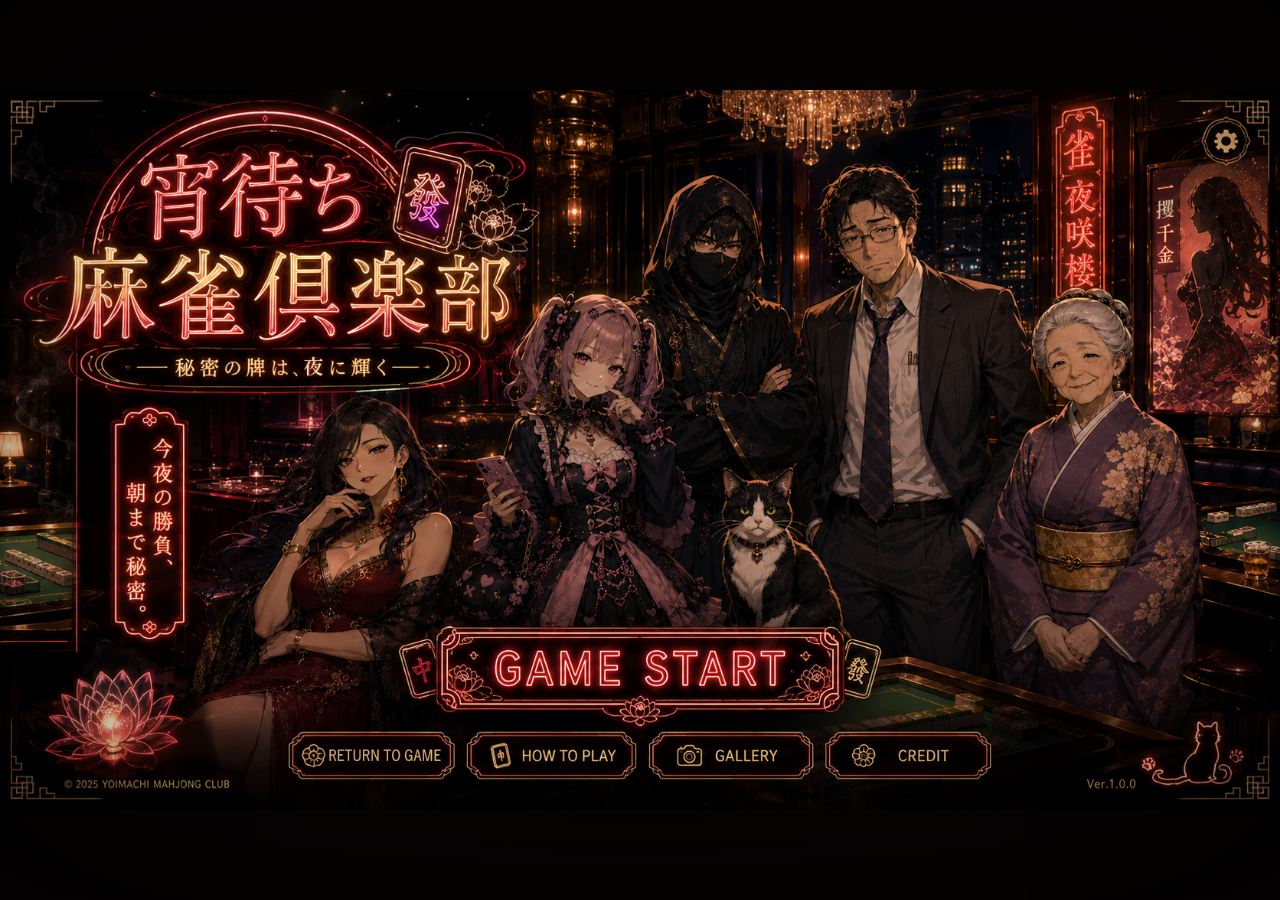
<file: index.html>
<!DOCTYPE html>
<html lang="ja">
<head>
<meta charset="UTF-8">
<meta name="viewport" content="width=device-width, initial-scale=1.0">
<title>宵待ち麻雀倶楽部 Ver.2 - 四人打ち</title>
<link rel="preconnect" href="https://fonts.googleapis.com">
<link rel="preconnect" href="https://fonts.gstatic.com" crossorigin>
<link href="https://fonts.googleapis.com/css2?family=Shippori+Mincho+B1:wght@400;600;700;800&family=Cinzel:wght@400;600;700&family=Zen+Kaku+Gothic+New:wght@400;500;700&display=swap" rel="stylesheet">
<link rel="stylesheet" href="css/reset.css">
<link rel="stylesheet" href="css/common.css">
<link rel="stylesheet" href="css/title.css?v=20260724-btnfix">
<link rel="stylesheet" href="css/game-start.css?v=20260723-layout-match">
<link rel="stylesheet" href="css/table.css?v=20260723-shizi03">
<link rel="stylesheet" href="css/tiles.css?v=20260722-stage1">
<link rel="stylesheet" href="css/character.css?v=20260723-avatar11">
<link rel="stylesheet" href="css/modal.css?v=20260724-album">
<link rel="stylesheet" href="css/responsive.css?v=20260723-layout-match">
<link rel="stylesheet" href="css/table-split.css?v=20260723-meld-fix">
<link rel="stylesheet" href="css/table-overhead.css?v=20260724-batch4">
</head>
<body>
<div id="app">

  <!-- ===== タイトル画面 ===== -->
  <section id="screen-title" class="screen">
    <!-- 完成ビジュアルをそのまま表示し、上に透明クリック領域を重ねる -->
    <div class="title-frame">
      <img class="title-full-img" src="assets/newtop.png" alt="宵待ち麻雀倶楽部" draggable="false">

      <button id="btn-start" class="title-hotspot hs-start" aria-label="ゲームスタート（名前・アバター・対戦相手を選んで開始）" title="名前・アバター・対戦相手を選んで開始します"></button>
      <button id="btn-continue" class="title-hotspot hs-continue hidden" aria-label="対局にもどる（進行中の対局へ復帰）" title="進行中の対局へ戻ります"></button>
      <button id="btn-howto" class="title-hotspot hs-howto" aria-label="遊び方"></button>
      <button id="btn-gallery" class="title-hotspot hs-gallery" aria-label="ギャラリー"></button>
      <button id="btn-credit" class="title-hotspot hs-credit" aria-label="クレジット"></button>
      <button id="btn-settings" class="title-hotspot hs-settings" aria-label="設定"></button>
    </div>

  </section>

  <!-- ===== GAME START / 対局準備 ===== -->
  <section id="screen-character-select" class="screen prep-screen">
    <div class="prep-stage">
      <img class="prep-base-image" src="assets/game-start-ui.png?v=20260722-2" alt="GAME START 今夜の卓を準備する" draggable="false">

      <label class="prep-name-field">
        <span class="sr-only">プレイヤー名</span>
        <input id="player-name" type="text" maxlength="12" autocomplete="nickname"
          aria-describedby="profile-error" aria-label="プレイヤー名（1文字以上12文字以内）">
      </label>
      <div id="profile-error" class="prep-error" role="alert" aria-live="polite"></div>

      <div id="avatar-grid" class="prep-avatar-grid" role="radiogroup" aria-label="アバターを選択">
        <button type="button" class="prep-avatar avatar-1" data-avatar="avatar-1" role="radio" aria-checked="false" aria-label="若い女性"><img src="assets/ui/avatars/avatar-1.png" alt=""></button>
        <button type="button" class="prep-avatar avatar-2" data-avatar="avatar-2" role="radio" aria-checked="false" aria-label="熟女"><img src="assets/ui/avatars/avatar-2.png" alt=""></button>
        <button type="button" class="prep-avatar avatar-3" data-avatar="avatar-3" role="radio" aria-checked="false" aria-label="若い男性"><img src="assets/ui/avatars/avatar-3.png" alt=""></button>
        <button type="button" class="prep-avatar avatar-4" data-avatar="avatar-4" role="radio" aria-checked="false" aria-label="熟年男性"><img src="assets/ui/avatars/avatar-4.png" alt=""></button>
        <button type="button" class="prep-avatar avatar-5" data-avatar="avatar-5" role="radio" aria-checked="false" aria-label="茶色の長毛猫"><img src="assets/ui/avatars/avatar-5.png" alt=""></button>
        <button type="button" class="prep-avatar avatar-6" data-avatar="avatar-6" role="radio" aria-checked="false" aria-label="チャウチャウ"><img src="assets/ui/avatars/avatar-6.png" alt=""></button>
        <button type="button" class="prep-avatar avatar-7" data-avatar="avatar-7" role="radio" aria-checked="false" aria-label="シェフ"><img src="assets/ui/avatars/avatar-7.png" alt=""></button>
        <button type="button" class="prep-avatar avatar-8" data-avatar="avatar-8" role="radio" aria-checked="false" aria-label="女子高生"><img src="assets/ui/avatars/avatar-8.png" alt=""></button>
        <button type="button" class="prep-avatar avatar-9" data-avatar="avatar-9" role="radio" aria-checked="false" aria-label="オオカミ"><img src="assets/ui/avatars/avatar-9.png" alt=""></button>
        <button type="button" class="prep-avatar avatar-10" data-avatar="avatar-10" role="radio" aria-checked="false" aria-label="パンダ"><img src="assets/ui/avatars/avatar-10.png" alt=""></button>
        <button type="button" class="prep-avatar avatar-11" data-avatar="avatar-11" role="radio" aria-checked="false" aria-label="プロ雀士"><img src="assets/ui/avatars/avatar-11.png" alt=""></button>
      </div>

      <div id="character-grid" class="prep-opponent-grid" role="group" aria-label="今宵の対戦相手。3人選択してください">
        <button type="button" class="prep-opponent opponent-ayano" data-character-id="ayano" aria-pressed="false" aria-label="神楽坂綾乃"></button>
        <button type="button" class="prep-opponent opponent-lili" data-character-id="lili" aria-pressed="false" aria-label="有栖川リリ"></button>
        <button type="button" class="prep-opponent opponent-masked" data-character-id="masked" aria-pressed="false" aria-label="謎の覆面"></button>
        <button type="button" class="prep-opponent opponent-tanabe" data-character-id="tanabe" aria-pressed="false" aria-label="田辺一"></button>
        <button type="button" class="prep-opponent opponent-tome" data-character-id="tome" aria-pressed="false" aria-label="梅沢トメ"></button>
        <button type="button" class="prep-opponent opponent-chiipon" data-character-id="mofuzo" aria-pressed="false" aria-label="ちいぽん"></button>
      </div>
      <div id="selection-count" class="prep-selection-count" aria-live="polite">0 / 3</div>
      <button id="btn-random-characters" class="prep-hotspot prep-random" aria-label="対戦相手をおまかせで3人選ぶ"></button>

      <div class="prep-setting-group prep-bgm" role="group" aria-label="BGM">
        <button type="button" id="prep-bgm-on" class="prep-option" aria-pressed="false" aria-label="BGMをON"></button>
        <button type="button" id="prep-bgm-off" class="prep-option" aria-pressed="false" aria-label="BGMをOFF"></button>
      </div>
      <div class="prep-setting-group prep-se" role="group" aria-label="効果音">
        <button type="button" id="prep-se-on" class="prep-option" aria-pressed="false" aria-label="効果音をON"></button>
        <button type="button" id="prep-se-off" class="prep-option" aria-pressed="false" aria-label="効果音をOFF"></button>
      </div>
      <label class="prep-volume-wrap">
        <span class="sr-only">音量</span>
        <input id="prep-volume" type="range" min="0" max="100" value="60" aria-label="音量">
      </label>
      <output id="prep-volume-value" class="prep-volume-value" for="prep-volume">60%</output>
      <button id="prep-reset" class="prep-hotspot prep-reset" aria-label="セーブデータを初期化"></button>

      <button id="btn-character-back" class="prep-hotspot prep-back" aria-label="タイトル画面へ戻る"></button>
      <button id="btn-confirm-characters" class="prep-hotspot prep-confirm" aria-label="この卓で対局を始める" disabled></button>
      <button id="btn-prep-howto" class="prep-hotspot prep-howto" aria-label="遊び方"></button>
    </div>
  </section>

  <!-- ===== 遊び方 ===== -->
  <section id="screen-howto" class="screen sub-screen">
    <div class="sub-panel">
      <h2 class="sub-title">HOW TO PLAY - 遊び方</h2>
      <div class="howto-body">
        <ol>
          <li>日本式の<b>四人打ち麻雀(東風戦)</b>です。持ち点25,000点、東一局〜東四局を戦います。</li>
          <li><b>牌をクリック</b>して選択、もう一度クリックで<b>捨て</b>ます。</li>
          <li>3枚組(刻子・順子)を4つと雀頭をそろえ、<b>役</b>のある形で和了(あがり)を目指します。</li>
          <li>他家の捨て牌に対して<b>ロン・ポン・カン・チー</b>のボタンが点灯します。チーは左の人(上家)からのみ。</li>
          <li>テンパイしたら<b>リーチ</b>。1,000点を供託して宣言します。</li>
          <li>山が尽きると流局。ノーテンの人は罰符を支払います。</li>
          <li>誰かが0点未満になるか東四局が終わると対局終了。<b>1位</b>を目指しましょう。</li>
        </ol>
        <p class="howto-note">6人の候補から対戦相手を3人選べます。選んだ順に右席・対面・左席へ座ります。</p>
      </div>
      <button class="menu-btn back-btn" data-back>もどる</button>
    </div>
  </section>

  <!-- ===== 設定 ===== -->
  <section id="screen-settings" class="screen sub-screen">
    <div class="sub-panel">
      <h2 class="sub-title">SETTINGS - 設定</h2>
      <div class="settings-body">
        <div class="setting-row">
          <span class="setting-label">BGM</span>
          <button id="set-bgm" class="toggle-btn">ON</button>
        </div>
        <div class="setting-row">
          <span class="setting-label">効果音</span>
          <button id="set-se" class="toggle-btn">ON</button>
        </div>
        <div class="setting-row">
          <span class="setting-label">音量</span>
          <input type="range" id="set-volume" min="0" max="100" value="60">
          <span id="set-volume-val">60</span>
        </div>
        <div class="setting-row">
          <span class="setting-label">打牌操作</span>
          <button id="set-discard" class="toggle-btn">2クリック</button>
        </div>

        <!-- ===== データ管理 ===== -->
        <div class="data-section">
          <h3 class="data-heading">BACKUP DATA - データの保管</h3>
          <div class="data-buttons">
            <button id="set-export" class="menu-btn data-btn">バックアップを書き出す</button>
            <button id="set-import" class="menu-btn data-btn">バックアップを読み込む</button>
            <input type="file" id="set-import-file" accept="application/json,.json" hidden>
          </div>
          <p class="data-note">記録はこのブラウザ内に保存されます。ブラウザのデータ削除、シークレットモード、端末変更などにより消える場合があります。大切な記録はバックアップを書き出してください。</p>
          <div id="data-message" class="data-message hidden" role="status" aria-live="polite"></div>
        </div>

        <div class="data-section danger-row">
          <h3 class="data-heading">セーブデータの初期化</h3>
          <div class="data-buttons">
            <button id="set-reset-settings" class="menu-btn data-btn">設定のみ初期化</button>
            <button id="set-reset-records" class="menu-btn data-btn danger-btn">記録のみ初期化</button>
          </div>
          <button id="set-reset" class="reset-all-link">すべてのデータを初期化</button>
          <p class="data-note">セーブデータは、この端末のブラウザ内にのみ保存されます。外部サーバーには保存していません。ブラウザのデータ削除・シークレットモード・端末の変更・不具合などで消えた場合、復元や補償はできません。</p>
        </div>
      </div>
      <button class="menu-btn back-btn" data-back>もどる</button>
    </div>
  </section>

  <!-- ===== ギャラリー ===== -->
  <section id="screen-gallery" class="screen sub-screen">
    <div class="sub-panel wide album-panel">
      <h2 class="sub-title">和了アルバム - AGARI ALBUM</h2>

      <!-- 一覧 -->
      <div id="album-list-view">
        <div class="album-toolbar">
          <span class="album-hint">印象に残った和了を、結果画面のカメラボタンで保存できます</span>
          <span id="album-count" class="album-count"></span>
        </div>
        <div id="album-grid" class="album-grid"></div>
        <div id="album-empty" class="album-empty hidden">
          <p class="album-empty-main">まだ保存された和了はありません</p>
          <p class="album-empty-sub">印象に残った和了をカメラボタンで保存できます</p>
        </div>
      </div>

      <!-- 詳細 -->
      <div id="album-detail" class="album-detail hidden">
        <div class="album-detail-head">
          <h3 id="album-detail-title" class="album-detail-title"></h3>
          <span id="album-detail-date" class="album-detail-date"></span>
        </div>
        <div id="album-detail-badges" class="album-detail-badges hidden"></div>
        <div id="album-detail-hand" class="album-detail-hand"></div>
        <div id="album-detail-dora" class="album-detail-dora"></div>
        <div id="album-detail-yaku" class="album-detail-yaku"></div>
        <div id="album-detail-score" class="album-detail-score"></div>
        <div id="album-detail-players" class="album-detail-players"></div>
        <div id="album-detail-message" class="album-detail-message hidden" role="status" aria-live="polite"></div>

        <div id="album-delete-confirm" class="album-confirm hidden">
          <p class="album-confirm-text">この和了記録をアルバムから削除しますか？</p>
          <div class="album-confirm-buttons">
            <button class="menu-btn danger-btn" id="album-delete-yes">削除する</button>
            <button class="menu-btn" id="album-delete-no">キャンセル</button>
          </div>
        </div>

        <div class="album-detail-buttons">
          <button class="menu-btn" id="album-back-list">一覧へもどる</button>
          <button class="menu-btn" id="album-export-png">PNG画像として保存</button>
          <button class="menu-btn danger-btn" id="album-delete">この記録を削除</button>
        </div>
      </div>

      <button class="menu-btn back-btn" data-back>もどる</button>
    </div>
  </section>

  <!-- ===== クレジット ===== -->
  <section id="screen-credit" class="screen sub-screen">
    <div class="sub-panel credit-panel">
      <div class="credit-head">
        <span class="credit-kicker">YOIMACHI MAHJONG CLUB</span>
        <h2 class="sub-title credit-title">CREDIT</h2>
        <span class="credit-rule" aria-hidden="true"></span>
      </div>

      <div class="credit-body">
        <p class="credit-work">宵待ち麻雀倶楽部 Ver.2<span class="credit-work-note">四人打ち・試作版</span></p>

        <dl class="credit-list">
          <div class="credit-row">
            <dt>企画・開発</dt>
            <dd>
              <a class="credit-link" href="https://rupaoooo.github.io/rupa/" target="_blank" rel="noopener noreferrer">
                RUPA<span class="credit-link-mark" aria-hidden="true"></span>
              </a>
            </dd>
          </div>
        </dl>

        <p class="credit-small">本作はフィクションです。登場する人物・団体は実在のものと関係ありません。<br>登場人物は全員20歳以上です。</p>
      </div>

      <button class="menu-btn back-btn" data-back>もどる</button>
    </div>
  </section>

  <!-- ===== 対局画面 ===== -->
  <section id="screen-game" class="screen">
    <div id="game-frame">

      <!-- 上段: 上家CPU(綾乃) -->
      <div id="area-top">
        <div class="hand-row" id="hand-2"></div>
      </div>

      <!-- 中段 -->
      <div id="area-mid">
        <!-- 左家CPU -->
        <div id="area-left">
          <div class="hand-col" id="hand-3"></div>
        </div>

        <!-- 卓中央 -->
        <div id="center-zone">
        <!-- 起家マーク(卓上・起家の右側) -->
        <img class="table-chicha hidden" id="table-chicha-0" src="assets/ui/seat/chicha-east.png" alt="起家">
        <img class="table-chicha hidden" id="table-chicha-1" src="assets/ui/seat/chicha-east.png" alt="起家">
        <img class="table-chicha hidden" id="table-chicha-2" src="assets/ui/seat/chicha-east.png" alt="起家">
        <img class="table-chicha hidden" id="table-chicha-3" src="assets/ui/seat/chicha-east.png" alt="起家">
          <div class="river river-top" id="river-2"></div>
          <div id="center-row">
            <div class="river river-left" id="river-3"></div>
            <div id="center-plate">
              <div class="turn-arrow top" id="turn-arrow-2">西</div>
              <div class="turn-arrow left" id="turn-arrow-3">北</div>
              <div id="plate-core" class="center-hud-info">
                <div id="plate-kyoku" class="gold-plate">東一局</div>
                <div class="plate-row">
                  <span id="plate-honba">0本場</span>
                  <span id="plate-sticks">供託 0</span>
                </div>
                <div id="plate-wall" class="pixel-label">山 70</div>
                <div id="plate-dora-wrap">
                  <span class="pixel-label">ドラ</span>
                  <div id="plate-dora"></div>
                </div>
              </div>
              <div class="turn-arrow right" id="turn-arrow-1">南</div>
              <div class="turn-arrow bottom" id="turn-arrow-0">東</div>
            </div>
            <div class="river river-right" id="river-1"></div>
          </div>
          <div id="player-river-lane" aria-label="自分の捨て牌">
            <div class="river river-bottom" id="river-0"></div>
          </div>

          <!-- 副露(鳴いた牌): 卓上の各プレイヤー右側へ置く -->
          <div class="meld-row table-meld meld-bottom" id="melds-0"></div>
          <div class="meld-row table-meld meld-right"  id="melds-1"></div>
          <div class="meld-row table-meld meld-top"    id="melds-2"></div>
          <div class="meld-row table-meld meld-left"   id="melds-3"></div>
        </div>

        <!-- 右家CPU -->
        <div id="area-right">
          <div class="hand-col" id="hand-1"></div>
        </div>
      </div>

      <!-- 下段: プレイヤー -->
      <div id="area-bottom">
        <div id="player-center">
          <div id="player-hand-wrap">
            <div id="player-hand"></div>
            <div id="player-tsumo"></div>
          </div>
          <div id="action-bar">
            <button id="btn-chi" class="action-btn action-slot" aria-label="チー（現在は選択できません）" aria-disabled="true" disabled>チー</button>
            <button id="btn-pon" class="action-btn action-slot" aria-label="ポン（現在は選択できません）" aria-disabled="true" disabled>ポン</button>
            <button id="btn-minkan" class="action-btn hidden" aria-label="カン" tabindex="-1">カン</button>
            <button id="btn-kan" class="action-btn action-slot" aria-label="カン（現在は選択できません）" aria-disabled="true" disabled>カン</button>
            <button id="btn-riichi" class="action-btn action-slot" aria-label="リーチ（現在は選択できません）" aria-disabled="true" disabled>リーチ</button>
            <button id="btn-tsumo" class="action-btn action-slot" aria-label="ツモ（現在は選択できません）" aria-disabled="true" disabled>ツモ</button>
            <button id="btn-ron" class="action-btn action-slot" aria-label="ロン（現在は選択できません）" aria-disabled="true" disabled>ロン</button>
          </div>
          <div id="info-guide"></div>
        </div>
      </div>

      <!-- 卓内の4人情報カード（添付レイアウトの四象限配置） -->
      <div id="table-player-cards">
        <div class="table-sidebar-heading">
          <span>YOIMACHI TABLE</span>
          <strong>今宵の卓</strong>
        </div>
        <div class="info-card table-seat-card" id="card-3">
          <div class="seat-relation relation-upper">上家</div>
          <div class="card-face" id="card-face-3"></div>
          <div class="card-body">
            <div class="card-top"><span class="card-wind" id="card-wind-3">北</span><span class="card-name" id="card-name-3">左家</span><span class="dealer-mark hidden" id="card-dealer-3">親</span></div>
            <div class="card-bottom"><span class="card-score" id="card-score-3">25000</span><span class="card-rank" id="card-rank-3">1位</span><span class="riichi-chip hidden" id="card-riichi-3">立直</span></div>
          </div>
        </div>
        <div class="info-card table-seat-card" id="card-2">
          <div class="seat-relation relation-opposite">対面</div>
          <div class="card-face" id="card-face-2"></div>
          <div class="card-body">
            <div class="card-top"><span class="card-wind" id="card-wind-2">西</span><span class="card-name" id="card-name-2">対面</span><span class="dealer-mark hidden" id="card-dealer-2">親</span></div>
            <div class="card-bottom"><span class="card-score" id="card-score-2">25000</span><span class="card-rank" id="card-rank-2">1位</span><span class="riichi-chip hidden" id="card-riichi-2">立直</span></div>
          </div>
        </div>
        <div class="info-card table-seat-card" id="card-0">
          <div class="card-face" id="card-face-0"></div>
          <div class="card-body">
            <div class="card-top"><span class="card-wind" id="card-wind-0">東</span><span class="card-name" id="card-name-0">あなた</span><span class="dealer-mark hidden" id="card-dealer-0">親</span></div>
            <div class="card-bottom"><span class="card-score" id="card-score-0">25000</span><span class="card-rank" id="card-rank-0">1位</span><span class="riichi-chip hidden" id="card-riichi-0">立直</span></div>
          </div>
        </div>
        <div class="info-card table-seat-card" id="card-1">
          <div class="seat-relation relation-lower">下家</div>
          <div class="card-face" id="card-face-1"></div>
          <div class="card-body">
            <div class="card-top"><span class="card-wind" id="card-wind-1">南</span><span class="card-name" id="card-name-1">右家</span><span class="dealer-mark hidden" id="card-dealer-1">親</span></div>
            <div class="card-bottom"><span class="card-score" id="card-score-1">25000</span><span class="card-rank" id="card-rank-1">1位</span><span class="riichi-chip hidden" id="card-riichi-1">立直</span></div>
          </div>
        </div>
        <div class="table-sidebar-controls">
          <button id="btn-table-title" class="sidebar-control">タイトルへ</button>
          <button id="btn-table-settings" class="sidebar-control">設定</button>
        </div>
      </div>

      <!-- チー候補選択 -->
      <div id="chi-select" class="hidden">
        <div class="chi-title">チーする組み合わせを選択</div>
        <div id="chi-select-list"></div>
        <button id="chi-select-cancel" class="menu-btn">やめる</button>
      </div>

      <!-- 演出レイヤー -->
      <div id="fx-layer"></div>
      <div id="cutin-layer"></div>
      <div id="announcement-layer" aria-live="assertive"></div>

      <!-- 対局開始時の3人挨拶 -->
      <div id="start-greeting-layer" class="hidden" aria-live="polite">
        <div class="start-greeting-panel">
          <p class="start-greeting-kicker">TONIGHT'S PLAYERS</p>
          <h2>今夜も、よろしくお願いします</h2>
          <div id="start-greeting-cards"></div>
          <button id="start-greeting-close" class="menu-btn primary">東一局を始める</button>
        </div>
      </div>

      <!-- ゲーム内メニュー -->
      <div id="game-menu" class="overlay hidden">
        <div class="overlay-panel">
          <h3>MENU</h3>
          <button class="menu-btn" id="gm-resume">対局に戻る</button>
          <button class="menu-btn" id="gm-settings">設定</button>
          <button class="menu-btn" id="gm-title">タイトルへ戻る</button>
        </div>
      </div>

      <!-- 親決め(卓上サイコロ。全面パネルは出さず卓上に配置) -->
      <div id="oyakime-layer" class="hidden">
        <div id="oya-die-0" class="oya-die" aria-hidden="true">
          <div class="oya-die-shadow"></div><div class="oya-die-lift"><div class="oya-die-cube"></div></div>
        </div>
        <div id="oya-die-1" class="oya-die" aria-hidden="true">
          <div class="oya-die-shadow"></div><div class="oya-die-lift"><div class="oya-die-cube"></div></div>
        </div>
        <div id="oyakime-msg"></div>
        <button id="oyakime-roll" class="menu-btn">サイコロを振る</button>
      </div>

      <!-- 局結果オーバーレイ -->
      <div id="result-overlay" class="overlay hidden">
        <div class="overlay-panel result-panel">
          <button id="result-album-btn" class="album-save-btn hidden" type="button" aria-label="この和了を和了アルバムに保存">
            <span class="album-btn-icon" aria-hidden="true"></span>
            <span class="album-btn-text">ALBUM</span>
          </button>
          <div id="result-banner"></div>
          <div id="result-records" class="result-records hidden"></div>
          <div id="result-hand"></div>
          <div id="result-yaku-list"></div>
          <div id="result-score"></div>
          <div id="result-deltas"></div>
          <div id="result-toast" class="result-toast hidden" role="status" aria-live="polite"></div>
          <button class="menu-btn" id="result-next">つづける</button>
        </div>
      </div>

      <!-- 最終結果オーバーレイ -->
      <div id="final-overlay" class="overlay hidden">
        <div class="overlay-panel result-panel">
          <div id="final-title"></div>
          <div id="final-ranking"></div>
          <div class="final-buttons">
            <button class="menu-btn hidden" id="final-event">勝利イベント</button>
            <button class="menu-btn" id="final-rematch">もう一度対局</button>
            <button class="menu-btn" id="final-title-btn">タイトルへ戻る</button>
          </div>
        </div>
      </div>
    </div>
  </section>

  <!-- ===== 勝利イベント ===== -->
  <section id="screen-event" class="screen">
    <div id="event-bg"></div>
    <div id="event-char"></div>
    <div id="event-ui">
      <div id="event-textbox">
        <div id="event-name">綾乃</div>
        <div id="event-text"></div>
        <div id="event-next-mark">▼</div>
      </div>
      <div id="event-choices" class="hidden">
        <button class="menu-btn" id="ev-rematch">もう一度対局</button>
        <button class="menu-btn" id="ev-title">タイトルへ戻る</button>
      </div>
    </div>
  </section>

  <!-- スマホ用案内 -->
  <div id="rotate-guide" aria-hidden="true">
  <div class="rotate-guide-panel">
    <div class="rotate-guide-icon" aria-hidden="true"></div>
    <h2>端末を横向きにしてください</h2>
    <p>この夜の卓は横長の画面専用です。<br>タブレット・スマートフォンを横向きにしてプレイしてください。</p>
  </div>
</div>
<div id="mobile-block" class="hidden">
    <p>本ゲームはPCまたは横向きのタブレットでお楽しみください。</p>
  </div>

  <!-- DEVボタン -->
  <button id="dev-toggle">DEV</button>
  <div id="dev-panel" class="hidden">
    <h4>DEBUG (4P)</h4>
    <button data-dev="hands">全員の手牌を見る</button>
    <button data-dev="tenpai0">あなたをテンパイに</button>
    <button data-dev="tenpai1">右CPUをテンパイに</button>
    <button data-dev="tenpai2">綾乃をテンパイに</button>
    <button data-dev="tenpai3">左CPUをテンパイに</button>
    <button data-dev="winnable">あなたをツモ可能に</button>
    <button data-dev="dealin1">右CPUに振り込ませる</button>
    <button data-dev="dealin2">綾乃に振り込ませる</button>
    <button data-dev="dealin3">左CPUに振り込ませる</button>
    <button data-dev="riichi">リーチ可能状態</button>
    <button data-dev="chi">チー可能状態</button>
    <button data-dev="pon">ポン可能状態</button>
    <button data-dev="kan">カン可能状態</button>
    <button data-dev="ryuukyoku">流局直前(山5枚)</button>
    <button data-dev="east4">東四局へ</button>
    <button data-dev="scores">点数を変更</button>
    <button data-dev="dealer">親を変更</button>
    <button data-dev="honba">供託・本場を変更</button>
    <button data-dev="auto">オートプレイ切替</button>
    <button data-dev="log">CPU思考ログ</button>
  </div>
  <pre id="dev-log" class="hidden"></pre>

  <!-- ===== 確認ダイアログ(全画面共通のトップレベル・オーバーレイ) =====
   * どの画面(タイトル/準備/設定)からでも前面に表示できるよう、
   * #app 直下に置く。特定の画面(section)の中に入れない。 -->
  <div id="data-confirm" class="data-confirm hidden" role="dialog" aria-modal="true" aria-labelledby="data-confirm-title">
    <div class="data-confirm-panel">
      <h3 id="data-confirm-title" class="data-confirm-title"></h3>
      <p id="data-confirm-text" class="data-confirm-text"></p>
      <p id="data-confirm-warn" class="data-confirm-warn hidden"></p>
      <p id="data-confirm-backup-note" class="data-confirm-note hidden">必要な場合は、初期化する前にバックアップを書き出してください。</p>
      <button id="data-confirm-export" class="menu-btn data-btn hidden">バックアップを書き出す</button>
      <div class="data-confirm-buttons">
        <button id="data-confirm-yes" class="menu-btn danger-btn">削除する</button>
        <button id="data-confirm-no" class="menu-btn">キャンセル</button>
      </div>
    </div>
  </div>

  <div id="start-confirm" class="data-confirm hidden" role="dialog" aria-modal="true" aria-labelledby="start-confirm-title">
    <div class="data-confirm-panel">
      <h3 id="start-confirm-title" class="data-confirm-title">新しい対局を始めますか？</h3>
      <p class="data-confirm-text">現在進行中の対局があります。新しい対局を始めると、現在の対局は終了します。</p>
      <div class="data-confirm-buttons">
        <button id="start-confirm-new" class="menu-btn danger-btn">新しい対局を始める</button>
        <button id="start-confirm-return" class="menu-btn">対局にもどる</button>
        <button id="start-confirm-cancel" class="menu-btn">キャンセル</button>
      </div>
    </div>
  </div>

  <!-- セーブデータ初期化の種類を選ぶダイアログ(準備画面などから開く) -->
  <div id="reset-choice" class="data-confirm hidden" role="dialog" aria-modal="true" aria-labelledby="reset-choice-title">
    <div class="data-confirm-panel">
      <h3 id="reset-choice-title" class="data-confirm-title">セーブデータの初期化</h3>
      <p class="data-confirm-text">初期化する範囲を選んでください。</p>
      <div class="reset-choice-buttons">
        <button id="reset-choice-settings" class="menu-btn data-btn">設定のみ初期化</button>
        <button id="reset-choice-records" class="menu-btn data-btn danger-btn">記録のみ初期化</button>
        <button id="reset-choice-all" class="menu-btn data-btn danger-btn">すべてのデータを初期化</button>
      </div>
      <p class="data-confirm-note reset-choice-note">セーブデータは、ゲームを開いているこの端末のブラウザ内にのみ保存されます。外部サーバーには保存していません。ブラウザのデータ削除・シークレットモード・端末の変更・不具合などで消えた場合、復元や補償はできません。大切な記録は、設定画面からバックアップを書き出して保管してください。</p>
      <div class="data-confirm-buttons">
        <button id="reset-choice-cancel" class="menu-btn">キャンセル</button>
      </div>
    </div>
  </div>

  <!-- 室内の空気感 -->
  <div id="crt-overlay"></div>
</div>

<script src="js/constants.js"></script>
<script src="data/characters.js?v=20260722-2"></script>
<script src="data/dialogues.js?v=20260721-2"></script>
<script src="js/mahjong/tiles.js"></script>
<script src="js/mahjong/wall.js?v=20260724-ura"></script>
<script src="js/mahjong/hand-analyzer.js"></script>
<script src="js/mahjong/fu.js"></script>
<script src="js/mahjong/yaku.js"></script>
<script src="js/mahjong/scoring.js"></script>
<script src="js/cpu/tile-danger.js"></script>
<script src="js/cpu/cpu-base.js"></script>
<script src="js/cpu/cpu-offense.js"></script>
<script src="js/cpu/cpu-balance.js"></script>
<script src="js/cpu/cpu-defense.js"></script>
<script src="js/audio/audio.js?v=20260724-gamebgm"></script>
<script src="js/storage/storage.js?v=20260724-return"></script>
<script src="js/ui/dialogue.js?v=20260722-2"></script>
<script src="js/ui/animation.js?v=20260722-stage1"></script>
<script src="js/ui/character-ui.js?v=20260723-shizi02"></script>
<script src="js/ui/render.js?v=20260724-resetchoice"></script>
<script src="js/ui/result-ui.js?v=20260724-album"></script>
<script src="js/ui/album-ui.js?v=20260724-album"></script>
<script src="js/ui/dev-panel.js?v=20260721-2"></script>
<script src="js/game/game-state.js?v=20260724-return"></script>
<script src="js/game/round-manager.js?v=20260724-return"></script>
<script src="js/game/turn-manager.js?v=20260724-oneclick"></script>
<script src="js/game/call-manager.js"></script>
<script src="js/game/album.js?v=20260724-album"></script>
<script src="js/game/result-manager.js?v=20260724-album"></script>
<script src="js/main.js?v=20260724-resetchoice"></script>
</body>
</html>
</file>
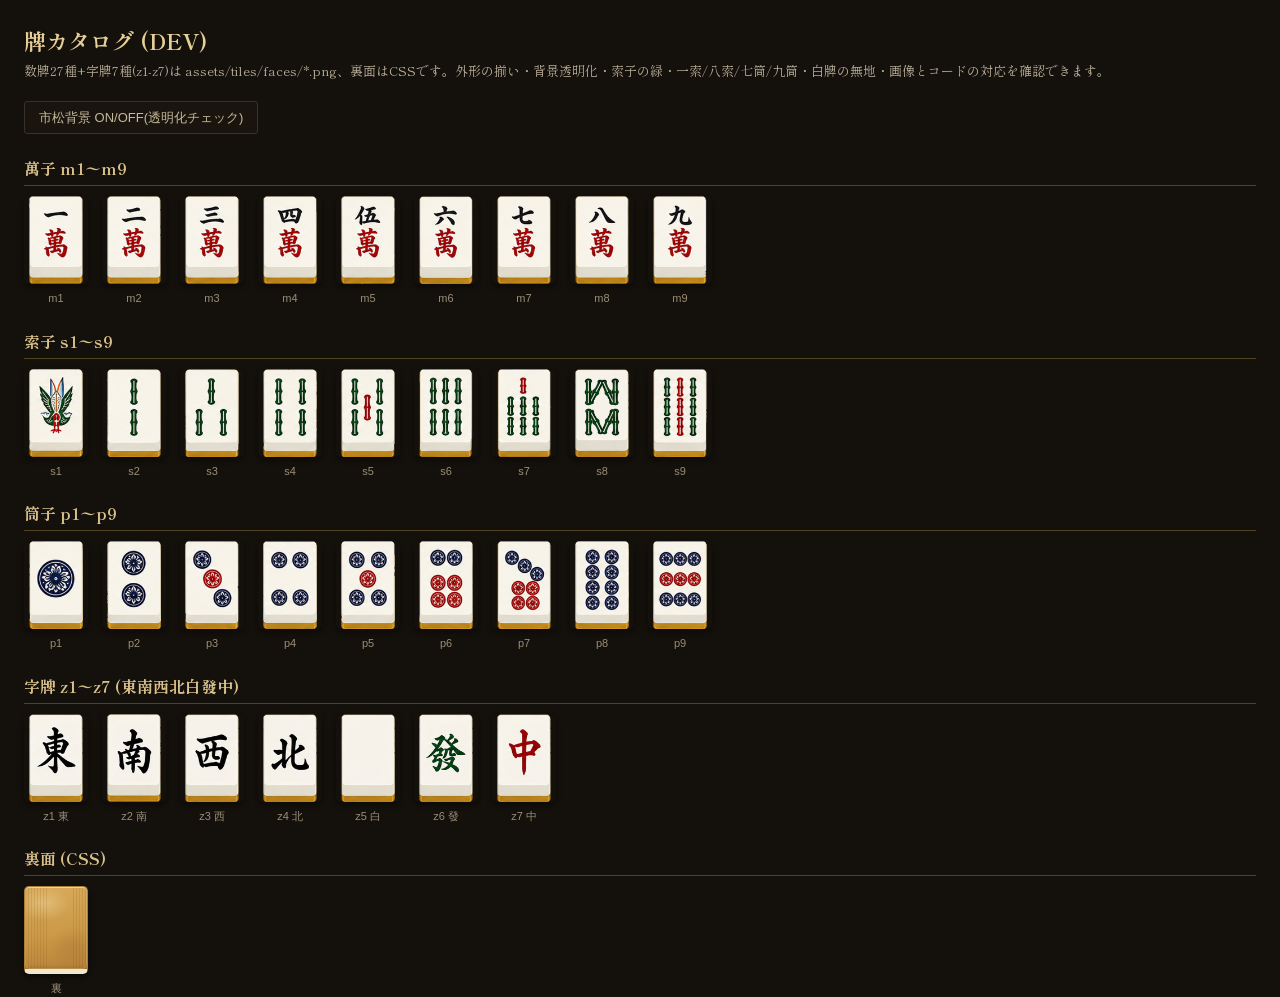
<file: dev-tile-catalog.html>
<!DOCTYPE html>
<html lang="ja">
<head>
<meta charset="UTF-8">
<meta name="viewport" content="width=device-width, initial-scale=1.0">
<title>DEV 牌カタログ - 宵待ち麻雀倶楽部 Ver.2</title>
<link rel="preconnect" href="https://fonts.googleapis.com">
<link href="https://fonts.googleapis.com/css2?family=Shippori+Mincho+B1:wght@400;600;700;800&display=swap" rel="stylesheet">
<link rel="stylesheet" href="css/reset.css">
<link rel="stylesheet" href="css/common.css">
<link rel="stylesheet" href="css/tiles.css">
<style>
  body { background: #14100c; color: #ece5d3; overflow: auto; padding: 24px; }
  h1 { font-family: 'Shippori Mincho B1', serif; color: #e6cf96; font-size: 22px; margin-bottom: 4px; }
  p.note { color: #b7ac97; font-size: 13px; margin-bottom: 20px; }
  h2 { font-family: 'Shippori Mincho B1', serif; color: #d9c08a; font-size: 16px; margin: 22px 0 10px; border-bottom: 1px solid rgba(176,141,74,0.4); padding-bottom: 5px; }
  .row { display: flex; flex-wrap: wrap; gap: 14px; }
  /* カタログ用に牌を大きめの固定サイズで表示(外形の揃いを確認) */
  .cell { display: flex; flex-direction: column; align-items: center; gap: 6px; }
  .cell .tile { width: 64px; height: 88px; }
  .cell .label { font-size: 11px; color: #9c8f78; font-family: sans-serif; }
  /* 透明化の失敗を見つけるための市松背景 */
  .checker .tile { background-image:
    linear-gradient(45deg, #3a3226 25%, transparent 25%),
    linear-gradient(-45deg, #3a3226 25%, transparent 25%),
    linear-gradient(45deg, transparent 75%, #3a3226 75%),
    linear-gradient(-45deg, transparent 75%, #3a3226 75%);
    background-size: 12px 12px; background-position: 0 0, 0 6px, 6px -6px, -6px 0;
  }
  .checker .tile.img-tile { background-color: transparent; }
  .toggle { margin: 14px 0; }
  .toggle button { font-family: sans-serif; font-size: 13px; color: #c4b998; background:#1a140f; border:1px solid #3a3226; padding:6px 14px; border-radius:3px; cursor:pointer; }
</style>
</head>
<body>
  <h1>牌カタログ (DEV)</h1>
  <p class="note">数牌27種+字牌7種(z1-z7)は assets/tiles/faces/*.png、裏面はCSSです。外形の揃い・背景透明化・索子の緑・一索/八索/七筒/九筒・白牌の無地・画像とコードの対応を確認できます。</p>
  <div class="toggle"><button id="btn-checker">市松背景 ON/OFF(透明化チェック)</button></div>

  <h2>萬子 m1〜m9</h2>
  <div class="row" id="row-man"></div>
  <h2>索子 s1〜s9</h2>
  <div class="row" id="row-sou"></div>
  <h2>筒子 p1〜p9</h2>
  <div class="row" id="row-pin"></div>
  <h2>字牌 z1〜z7 (東南西北白發中)</h2>
  <div class="row" id="row-honor"></div>
  <h2>裏面 (CSS)</h2>
  <div class="row" id="row-back"></div>

<script src="js/constants.js"></script>
<script src="js/mahjong/tiles.js"></script>
<script>
  function makeTile(kind, opts) {
    opts = opts || {};
    const el = document.createElement('div');
    el.className = 'tile';
    if (opts.back) { el.classList.add('back'); return el; }
    const img = YM.Tiles.faceImg(kind);
    if (img) {
      el.classList.add('img-tile');
      const im = document.createElement('img');
      im.className = 'tile-img';
      im.src = img; im.alt = YM.Tiles.nameOf(kind); im.draggable = false;
      im.onerror = () => { el.classList.remove('img-tile'); el.innerHTML = YM.Tiles.faceSVG(kind); };
      el.appendChild(im);
    } else {
      el.innerHTML = YM.Tiles.faceSVG(kind);
    }
    return el;
  }
  function cell(kind, code, opts) {
    const c = document.createElement('div');
    c.className = 'cell';
    c.appendChild(makeTile(kind, opts));
    const l = document.createElement('div');
    l.className = 'label';
    l.textContent = code;
    c.appendChild(l);
    return c;
  }
  const rows = {
    'row-man': [0,1,2,3,4,5,6,7,8].map(k => [k, 'm'+(k+1)]),
    'row-sou': [18,19,20,21,22,23,24,25,26].map(k => [k, 's'+(k-17)]),
    'row-pin': [9,10,11,12,13,14,15,16,17].map(k => [k, 'p'+(k-8)]),
    'row-honor': [27,28,29,30,31,32,33].map(k => [k, 'z'+(k-26)+' '+YM.Tiles.nameOf(k)])
  };
  for (const id in rows) {
    const host = document.getElementById(id);
    rows[id].forEach(([k, code]) => host.appendChild(cell(k, code)));
  }
  document.getElementById('row-back').appendChild(cell(0, '裏', { back: true }));

  document.getElementById('btn-checker').addEventListener('click', () => {
    document.querySelectorAll('.row').forEach(r => r.classList.toggle('checker'));
  });
</script>
</body>
</html>
</file>
<file: css/common.css>
/* common.css - 変数・全体・共通ボタン・オーバーレイ・DEV(4人麻雀版) */

:root {
  --bg: #0a0806;
  --charcoal: #14100c;
  --wood: #241a12;
  --wood-dark: #170f0a;
  --felt-green: #10382a;
  --felt-green-dark: #0a241b;
  --gold: #b08d4a;
  --gold-bright: #e6cf96;
  --champagne: #d9c08a;
  --brass-line: rgba(176, 141, 74, 0.45);
  --deep-red: #6e1a26;
  --crimson: #a03040;
  --wine: #4a141d;
  --navy: #16182e;
  --panel-black: rgba(16, 12, 9, 0.92);
  --ivory: #ece5d3;
  --serif-jp: 'Shippori Mincho B1', 'Hiragino Mincho ProN', 'Yu Mincho', serif;
  --latin: 'Cinzel', 'Shippori Mincho B1', serif;
  --ui-font: 'Zen Kaku Gothic New', 'Hiragino Kaku Gothic ProN', 'Yu Gothic', sans-serif;
}

body {
  background: var(--bg);
  color: var(--ivory);
  font-family: var(--serif-jp);
  overflow: hidden;
  user-select: none;
}

#app {
  position: relative;
  width: 100vw;
  height: 100vh;
  display: flex;
  align-items: center;
  justify-content: center;
  background:
    radial-gradient(ellipse 70% 45% at 50% -5%, rgba(214, 168, 96, 0.10), transparent 70%),
    radial-gradient(ellipse 40% 30% at 12% 100%, rgba(110, 26, 38, 0.12), transparent 70%),
    linear-gradient(180deg, #0c0a08 0%, #0a0806 60%, #080604 100%);
}

/* ===== 画面切替 ===== */
.screen {
  position: absolute;
  inset: 0;
  display: none;
  align-items: center;
  justify-content: center;
}
.screen.active { display: flex; }
.hidden { display: none !important; }

/* ===== 室内の空気感 ===== */
#crt-overlay {
  position: fixed;
  inset: 0;
  pointer-events: none;
  z-index: 900;
  background: radial-gradient(ellipse 90% 80% at 50% 40%, transparent 55%, rgba(4, 3, 2, 0.5) 100%);
  box-shadow: inset 0 0 180px rgba(0, 0, 0, 0.55);
}

/* ===== 共通ボタン ===== */
.menu-btn {
  font-family: var(--latin);
  font-weight: 600;
  font-size: 16px;
  letter-spacing: 0.28em;
  text-indent: 0.28em;
  color: var(--champagne);
  background: linear-gradient(180deg, rgba(42, 32, 22, 0.85), rgba(20, 14, 9, 0.9));
  border: 1px solid var(--brass-line);
  border-radius: 2px;
  padding: clamp(8px, 1.5vh, 12px) 30px;
  box-shadow: inset 0 1px 0 rgba(230, 207, 150, 0.12), 0 4px 14px rgba(0, 0, 0, 0.5);
  transition: background 0.2s, color 0.2s, border-color 0.2s, transform 0.08s;
  text-align: center;
  cursor: pointer;
}
.menu-btn:hover:not(:disabled) {
  background: linear-gradient(180deg, rgba(58, 44, 28, 0.9), rgba(30, 21, 13, 0.95));
  border-color: var(--gold);
  color: var(--gold-bright);
}
.menu-btn:active:not(:disabled) { transform: translateY(1px); }
.menu-btn:disabled { opacity: 0.3; cursor: default; }

.pixel-label {
  font-family: var(--ui-font);
  font-size: 12px;
  font-weight: 500;
  color: var(--champagne);
  letter-spacing: 0.18em;
  text-shadow: 0 1px 2px rgba(0,0,0,0.8);
}

.gold-plate {
  font-family: var(--serif-jp);
  font-weight: 700;
  background: linear-gradient(180deg, #3c2f1a 0%, #241b0e 55%, #2e2312 100%);
  border: 1px solid var(--gold);
  box-shadow: inset 0 1px 0 rgba(230, 207, 150, 0.25), 0 2px 6px rgba(0,0,0,0.5);
  color: var(--gold-bright);
  padding: 3px 14px;
  border-radius: 2px;
  font-size: 15px;
  letter-spacing: 0.2em;
  text-indent: 0.2em;
}

/* ===== オーバーレイ共通 ===== */
.overlay {
  position: absolute; inset: 0; z-index: 40;
  background: rgba(4, 3, 2, 0.78);
  backdrop-filter: blur(2px);
  display: flex; align-items: center; justify-content: center;
}
.overlay-panel {
  background: linear-gradient(180deg, rgba(24, 18, 12, 0.97), rgba(14, 10, 7, 0.98));
  border: 1px solid var(--brass-line);
  border-radius: 3px;
  padding: 28px 38px;
  display: flex; flex-direction: column; gap: 12px;
  align-items: center;
  min-width: 340px;
  max-height: 92vh;
  overflow-y: auto;
  box-shadow: inset 0 1px 0 rgba(230,207,150,0.08), 0 30px 80px rgba(0,0,0,0.8);
}
.overlay-panel h3 {
  font-family: var(--latin);
  color: var(--champagne);
  letter-spacing: 0.35em;
  text-indent: 0.35em;
  margin-bottom: 10px;
  font-weight: 600;
}

/* ===== DEVパネル ===== */
#dev-toggle {
  position: fixed; right: 8px; bottom: 8px; z-index: 950;
  font-family: var(--ui-font);
  font-size: 10px; color: #443c30;
  border: 1px solid #241f18;
  padding: 2px 8px; border-radius: 2px;
  background: rgba(10, 8, 6, 0.6);
  cursor: pointer;
}
#dev-toggle:hover { color: #8a7d66; }
#dev-panel {
  position: fixed; right: 8px; bottom: 34px; z-index: 950;
  background: rgba(12, 9, 7, 0.96);
  border: 1px solid #3a3226;
  border-radius: 3px;
  padding: 10px;
  display: flex; flex-direction: column; gap: 4px;
  width: 220px;
  max-height: 80vh;
  overflow-y: auto;
}
#dev-panel h4 { color: var(--crimson); font-family: var(--latin); font-size: 12px; letter-spacing: 0.2em; }
#dev-panel button {
  font-family: var(--ui-font);
  font-size: 12px; color: #c4b998;
  background: #1a140f; border: 1px solid #3a3226;
  padding: 4px 8px; border-radius: 2px; text-align: left;
  cursor: pointer;
}
#dev-panel button:hover { border-color: var(--gold); color: var(--gold-bright); }
#dev-log {
  position: fixed; left: 8px; bottom: 8px; z-index: 950;
  width: 380px; max-height: 40vh;
  overflow-y: auto;
  background: rgba(8, 6, 4, 0.92);
  border: 1px solid #3a3226;
  font-family: var(--ui-font);
  font-size: 11px;
  line-height: 1.6;
  color: #b7ac97;
  padding: 8px;
  white-space: pre-wrap;
}

/* スマホブロック */
#mobile-block {
  position: fixed; inset: 0; z-index: 999;
  background: #0c0a08;
  display: flex; align-items: center; justify-content: center;
  text-align: center;
  padding: 30px;
  font-size: 17px;
  line-height: 2.2;
  color: var(--ivory);
}

/* =====================================================================
 * 2026-07-24 追加分
 * ================================================================== */

/* --- (5) タブレット実機対策: ブラウザのツールバーを除いた
 * 「見えている高さ」(dvh) を基準にする。100vh はツールバー格納時の
 * 高さを指すため、下端のボタンが切れていた。 --- */
@supports (height: 100dvh) {
  body { height: 100dvh; }
  #app { height: 100dvh; }
  #game-frame {
    width: min(100vw, calc(100dvh * 16 / 9), 1600px);
    height: min(100dvh, calc(100vw * 9 / 16), 900px);
  }
  :root {
    --frame-w: min(100vw, calc(100dvh * 16 / 9), 1600px);
    --frame-h: min(100dvh, calc(100vw * 9 / 16), 900px);
  }
}

/* --- (4) 縦向き端末への案内オーバーレイ --- */
#rotate-guide {
  display: none;
  position: fixed;
  inset: 0;
  z-index: 5000;
  background: rgba(5, 4, 3, .96);
  color: #f2d7a0;
  text-align: center;
  align-items: center;
  justify-content: center;
  padding: 24px;
}

#rotate-guide .rotate-guide-panel {
  max-width: 420px;
  display: flex;
  flex-direction: column;
  gap: 18px;
  align-items: center;
}

#rotate-guide .rotate-guide-icon {
  width: 84px;
  height: 84px;
  border: 3px solid #d9a04e;
  border-radius: 12px;
  position: relative;
  animation: ym-rotate-hint 2.2s ease-in-out infinite;
}

#rotate-guide .rotate-guide-icon::after {
  content: "";
  position: absolute;
  left: 50%;
  bottom: 7px;
  transform: translateX(-50%);
  width: 22px;
  height: 4px;
  border-radius: 2px;
  background: #d9a04e;
}

@keyframes ym-rotate-hint {
  0%, 18%   { transform: rotate(0deg); }
  55%, 82%  { transform: rotate(90deg); }
  100%      { transform: rotate(90deg); }
}

#rotate-guide h2 {
  font: 700 20px/1.5 var(--serif-jp, serif);
  letter-spacing: .08em;
}

#rotate-guide p {
  font-size: 14px;
  line-height: 1.8;
  color: #d9c3a3;
}

@media (orientation: portrait) {
  #rotate-guide { display: flex; }
}
</file>
<file: css/title.css>
/* title.css - タイトル画面・サブ画面(二人打ち版のデザインを再利用) */

#screen-title { overflow: hidden; background: #060403; }

/* ================================================================
   TOP画面: 完成ビジュアル + 透明クリック領域(hotspot)
   ================================================================ */

/* 画像の縦横比を保った額縁。ビューポートを画像比で埋め、
   hotspotの%座標が常に画像と一致するようにする */
.title-frame {
  position: relative;
  aspect-ratio: 1672 / 941;
  width: min(100vw, calc(100vh * 1672 / 941));
  height: min(100vh, calc(100vw * 941 / 1672));
}
.title-full-img {
  position: absolute; inset: 0;
  width: 100%; height: 100%;
  object-fit: fill;
  display: block;
  -webkit-user-drag: none;
}

/* ===== 透明クリック領域 ===== */
.title-hotspot {
  position: absolute;
  background: transparent;
  border: 1px solid transparent;
  padding: 0;
  cursor: pointer;
  border-radius: 12px;
  overflow: visible;
  isolation: isolate;
  -webkit-tap-highlight-color: transparent;
  transition:
    background-color 0.14s ease-out,
    border-color 0.14s ease-out,
    box-shadow 0.14s ease-out,
    transform 0.07s ease-out,
    backdrop-filter 0.14s ease-out;
}

/* 画像内の看板を縁取る二重のネオン。通常時は見えない。 */
.title-hotspot::before,
.title-hotspot::after {
  content: "";
  position: absolute;
  pointer-events: none;
  border-radius: inherit;
  opacity: 0;
  transition: opacity 0.14s ease-out, transform 0.14s ease-out;
}
.title-hotspot::before {
  inset: -3px;
  border: 2px solid rgba(255, 176, 92, 0.96);
  box-shadow:
    0 0 5px rgba(255, 218, 143, 0.95),
    0 0 13px rgba(255, 76, 48, 0.92),
    0 0 30px rgba(255, 45, 30, 0.72),
    inset 0 0 12px rgba(255, 76, 48, 0.52);
  transform: scale(0.985);
}
.title-hotspot::after {
  inset: 2px;
  background:
    linear-gradient(180deg, rgba(255, 233, 186, 0.16), transparent 42%),
    radial-gradient(ellipse at center, rgba(255, 68, 48, 0.13), transparent 72%);
  box-shadow:
    inset 0 0 18px rgba(255, 235, 178, 0.24),
    inset 0 0 34px rgba(255, 55, 35, 0.22);
  mix-blend-mode: screen;
}

/* backdrop-filterで透明要素の背後にある画像そのものを明るくする。 */
.title-hotspot:hover:not(:disabled) {
  background: rgba(255, 63, 42, 0.12);
  border-color: rgba(255, 219, 146, 0.86);
  box-shadow:
    inset 0 0 20px rgba(255, 238, 194, 0.25),
    inset 0 0 42px rgba(255, 52, 34, 0.22),
    0 0 12px rgba(255, 91, 60, 0.88),
    0 0 32px rgba(255, 42, 28, 0.58);
  -webkit-backdrop-filter: brightness(1.28) saturate(1.25) contrast(1.05);
  backdrop-filter: brightness(1.28) saturate(1.25) contrast(1.05);
}
.title-hotspot:hover:not(:disabled)::before,
.title-hotspot:hover:not(:disabled)::after {
  opacity: 1;
}
.title-hotspot:hover:not(:disabled)::before {
  transform: scale(1);
}

/* 押下中は輪郭を2px沈め、内側の影と発光を強める。 */
.title-hotspot:active:not(:disabled) {
  transform: translateY(2px) scale(0.988);
  background: rgba(82, 5, 2, 0.24);
  border-color: rgba(255, 238, 190, 1);
  box-shadow:
    inset 0 7px 14px rgba(0, 0, 0, 0.58),
    inset 0 0 24px rgba(255, 235, 176, 0.35),
    inset 0 0 44px rgba(255, 42, 26, 0.34),
    0 0 16px rgba(255, 209, 127, 0.96),
    0 0 38px rgba(255, 38, 24, 0.86);
  -webkit-backdrop-filter: brightness(1.12) saturate(1.35) contrast(1.12);
  backdrop-filter: brightness(1.12) saturate(1.35) contrast(1.12);
}
.title-hotspot:active:not(:disabled)::before {
  opacity: 1;
  transform: scale(1.008);
  box-shadow:
    0 0 8px rgba(255, 238, 183, 1),
    0 0 20px rgba(255, 76, 44, 1),
    0 0 42px rgba(255, 35, 20, 0.9),
    inset 0 0 16px rgba(255, 89, 48, 0.66);
}
.title-hotspot:active:not(:disabled)::after {
  opacity: 1;
  background: rgba(255, 205, 145, 0.12);
  box-shadow:
    inset 0 7px 18px rgba(0, 0, 0, 0.42),
    inset 0 0 30px rgba(255, 230, 170, 0.35);
}
.title-hotspot:focus-visible {
  outline: 3px solid rgba(255, 219, 145, 1);
  outline-offset: 4px;
  box-shadow:
    0 0 0 2px rgba(122, 14, 8, 0.96),
    0 0 14px rgba(255, 224, 158, 0.92),
    0 0 30px rgba(255, 54, 35, 0.72);
}
/* 無効時(CONTINUEにセーブが無い等) */
.title-hotspot:disabled {
  cursor: not-allowed;
  background: rgba(0, 0, 0, 0.48);
  border-color: rgba(90, 74, 55, 0.48);
  box-shadow:
    inset 0 0 18px rgba(0, 0, 0, 0.82),
    0 0 0 1px rgba(0, 0, 0, 0.38);
  -webkit-backdrop-filter: brightness(0.52) saturate(0.28);
  backdrop-filter: brightness(0.52) saturate(0.28);
}
.title-hotspot:disabled::after {
  content: "セーブなし";
  inset: 0;
  display: flex;
  align-items: center;
  justify-content: center;
  background: rgba(7, 4, 3, 0.82);
  color: rgba(205, 184, 145, 0.78);
  font-family: var(--latin);
  font-size: clamp(8px, 0.72vw, 12px);
  font-weight: 700;
  letter-spacing: 0.2em;
  text-indent: 0.2em;
  text-shadow: 0 1px 3px #000;
  mix-blend-mode: normal;
  opacity: 1;
}

/* ===== 各領域の位置(画像座標に対する%) ===== */
.hs-start    { left: 34.0%; top: 74.7%; width: 32.6%; height: 11.6%; border-radius: 16px; }
.hs-continue { left: 22.6%; top: 89.3%; width: 13.0%; height: 6.5%; }
.hs-howto    { left: 36.5%; top: 89.3%; width: 13.2%; height: 6.5%; }
.hs-gallery  { left: 50.7%; top: 89.3%; width: 13.0%; height: 6.5%; }
.hs-credit   { left: 64.6%; top: 89.3%; width: 13.0%; height: 6.5%; }
.hs-settings { left: 93.8%; top: 3.2%; width: 3.4%; height: 6.1%; border-radius: 50%; }

@media (prefers-reduced-motion: reduce) {
  .title-hotspot { transition: none; }
  .title-hotspot:active { transform: none; }
}

/* ===== サブ画面共通 ===== */
.sub-screen { background: rgba(6, 4, 3, 0.88); backdrop-filter: blur(3px); }
.sub-panel {
  width: min(760px, 88vw);
  max-height: 88vh;
  overflow-y: auto;
  background: linear-gradient(180deg, rgba(24, 18, 12, 0.96), rgba(14, 10, 7, 0.97));
  border: 1px solid var(--brass-line);
  border-radius: 3px;
  box-shadow: inset 0 0 0 1px rgba(0,0,0,0.6), 0 24px 70px rgba(0,0,0,0.7);
  padding: 32px 42px;
  display: flex; flex-direction: column; gap: 22px;
}
.sub-panel.wide { width: min(980px, 92vw); }
.sub-title {
  font-family: var(--latin);
  font-weight: 600;
  font-size: 22px;
  color: var(--champagne);
  letter-spacing: 0.24em;
  border-bottom: 1px solid var(--brass-line);
  padding-bottom: 12px;
}
.back-btn { align-self: center; min-width: 220px; }

/* 遊び方 */
.howto-body ol { display: flex; flex-direction: column; gap: 11px; }
.howto-body li {
  list-style: none;
  padding-left: 1.5em;
  position: relative;
  font-family: var(--ui-font);
  font-size: 15px;
  line-height: 1.8;
  color: #d8d0bf;
}
.howto-body li::before {
  content: "";
  position: absolute; left: 2px; top: 0.72em;
  width: 7px; height: 7px;
  transform: rotate(45deg);
  border: 1px solid var(--gold);
}
.howto-body b { color: var(--gold-bright); font-weight: 600; }
.howto-note {
  margin-top: 14px;
  font-family: var(--serif-jp);
  font-size: 14px;
  line-height: 2;
  color: #b7ac97;
  border-top: 1px solid rgba(176,141,74,0.25);
  padding-top: 14px;
}

/* 設定 */
.settings-body { display: flex; flex-direction: column; gap: 20px; font-family: var(--ui-font); }
.setting-row { display: flex; align-items: center; gap: 18px; }
.setting-label { min-width: 120px; font-size: 16px; letter-spacing: 0.08em; color: #d8d0bf; }
.toggle-btn {
  font-family: var(--latin);
  font-weight: 600;
  min-width: 92px;
  padding: 7px 16px;
  border: 1px solid var(--brass-line);
  border-radius: 2px;
  background: linear-gradient(180deg, rgba(42,32,22,0.8), rgba(20,14,9,0.9));
  color: var(--gold-bright);
  font-size: 14px;
  letter-spacing: 0.18em;
  cursor: pointer;
}
.toggle-btn:hover { border-color: var(--gold); }
.toggle-btn.off { color: #6e6353; border-color: rgba(110, 99, 83, 0.4); }
.toggle-btn.danger { border-color: rgba(160, 48, 64, 0.6); color: var(--crimson); }
#set-volume { flex: 1; accent-color: var(--gold); }
.danger-row { margin-top: 10px; border-top: 1px solid rgba(176,141,74,0.2); padding-top: 20px; }

/* ギャラリー */
.gallery-grid {
  display: grid;
  grid-template-columns: repeat(4, 1fr);
  gap: 16px;
}
.gallery-item {
  aspect-ratio: 3 / 4;
  background: linear-gradient(180deg, #191310, #0f0b08);
  border: 1px solid rgba(176, 141, 74, 0.28);
  border-radius: 2px;
  overflow: hidden;
  position: relative;
  cursor: pointer;
  display: flex; align-items: center; justify-content: center;
  flex-direction: column;
  gap: 6px;
}
.gallery-item:hover { border-color: var(--gold); }
.gallery-item.locked { cursor: default; }
.gallery-item .lock-mark { font-size: 30px; opacity: 0.7; }
.gallery-item .g-label {
  position: absolute; bottom: 0; left: 0; right: 0;
  background: linear-gradient(0deg, rgba(6,4,3,0.92), rgba(6,4,3,0.5));
  font-family: var(--ui-font);
  font-size: 11px; text-align: center; padding: 5px 3px;
  color: #c4b998;
}
.gallery-item svg, .gallery-item img { width: 100%; height: 100%; object-fit: cover; }
.gallery-viewer {
  position: fixed; inset: 0; z-index: 50;
  background: rgba(4, 3, 2, 0.96);
  display: flex; flex-direction: column; align-items: center; justify-content: center; gap: 20px;
}
#gallery-viewer-img { height: 72vh; display: flex; align-items: center; justify-content: center; }
#gallery-viewer-img svg, #gallery-viewer-img img { height: 100%; width: auto; }

/* クレジット */
/* ===== CREDIT =====
 * TOP・GAME START と同じ意匠(深い黒地・真鍮の罫・Cinzel の英字・
 * 四隅の飾り角)で統一する。 */
.credit-panel {
  position: relative;
  width: min(620px, 88vw);
  padding: 34px 46px 30px;
  gap: 26px;
  background:
    radial-gradient(120% 90% at 50% 0%, rgba(110, 26, 38, .20), transparent 62%),
    linear-gradient(180deg, rgba(24, 18, 12, .97), rgba(11, 8, 6, .98));
  text-align: center;
}

/* 四隅の飾り角(TOPの装飾枠に合わせた真鍮のかぎ線) */
.credit-panel::before,
.credit-panel::after {
  content: "";
  position: absolute;
  width: 22px;
  height: 22px;
  border: 1px solid var(--gold);
  opacity: .75;
  pointer-events: none;
}
.credit-panel::before { top: 10px; left: 10px; border-right: 0; border-bottom: 0; }
.credit-panel::after { bottom: 10px; right: 10px; border-left: 0; border-top: 0; }

.credit-head {
  display: flex;
  flex-direction: column;
  align-items: center;
  gap: 8px;
}

.credit-kicker {
  font-family: var(--latin);
  font-size: clamp(9px, .78vw, 11px);
  font-weight: 700;
  letter-spacing: .34em;
  text-indent: .34em;
  color: rgba(205, 184, 145, .72);
}

/* 見出しは共通の .sub-title を踏襲しつつ、中央寄せ・罫は別要素に分離 */
.credit-title {
  border-bottom: 0;
  padding-bottom: 0;
  font-size: clamp(24px, 2.2vw, 30px);
  letter-spacing: .3em;
  text-indent: .3em;
  color: var(--gold-bright);
  text-shadow: 0 2px 10px rgba(0, 0, 0, .85), 0 0 22px rgba(176, 141, 74, .28);
}

/* 中央に菱形を置いた真鍮の罫(TOPの区切り意匠) */
.credit-rule {
  position: relative;
  display: block;
  width: min(280px, 70%);
  height: 1px;
  margin-top: 4px;
  background: linear-gradient(90deg, transparent, var(--brass-line) 18%, var(--gold) 50%, var(--brass-line) 82%, transparent);
}
.credit-rule::after {
  content: "";
  position: absolute;
  left: 50%;
  top: 50%;
  width: 6px;
  height: 6px;
  transform: translate(-50%, -50%) rotate(45deg);
  background: var(--gold-bright);
  box-shadow: 0 0 8px rgba(230, 207, 150, .5);
}

.credit-body {
  display: flex;
  flex-direction: column;
  align-items: center;
  gap: 20px;
  font-family: var(--ui-font);
  font-size: 15px;
  color: #d8d0bf;
}

.credit-work {
  font-family: var(--serif-jp);
  font-size: clamp(16px, 1.4vw, 19px);
  color: var(--ivory);
  letter-spacing: .08em;
  line-height: 1.6;
}

.credit-work-note {
  display: block;
  margin-top: 5px;
  font-family: var(--ui-font);
  font-size: 12px;
  letter-spacing: .16em;
  color: rgba(205, 184, 145, .68);
}

.credit-list {
  display: flex;
  flex-direction: column;
  gap: 12px;
  width: 100%;
}

.credit-row {
  display: flex;
  flex-direction: column;
  align-items: center;
  gap: 6px;
}

.credit-row dt {
  font-family: var(--ui-font);
  font-size: 11px;
  letter-spacing: .28em;
  text-indent: .28em;
  color: rgba(205, 184, 145, .70);
}

.credit-row dd {
  margin: 0;
  font-family: var(--serif-jp);
  font-size: clamp(19px, 1.7vw, 23px);
  letter-spacing: .12em;
  color: var(--gold-bright);
}

/* 制作者リンク: 下線ではなく真鍮の枠でボタン意匠に寄せる */
.credit-link {
  display: inline-flex;
  align-items: center;
  gap: 9px;
  padding: 7px 20px;
  color: var(--gold-bright);
  text-decoration: none;
  border: 1px solid var(--brass-line);
  border-radius: 2px;
  background: linear-gradient(180deg, rgba(46, 30, 20, .55), rgba(18, 12, 9, .75));
  transition: border-color .2s ease, color .2s ease, box-shadow .2s ease, transform .2s ease;
}

.credit-link:hover,
.credit-link:focus-visible {
  border-color: var(--gold);
  color: #f4e3b6;
  box-shadow: 0 0 16px rgba(176, 141, 74, .30);
  transform: translateY(-1px);
}

.credit-link:active { transform: translateY(0); }

/* 外部リンクを示す小さな矢印 */
.credit-link-mark {
  width: 9px;
  height: 9px;
  border-top: 1px solid currentColor;
  border-right: 1px solid currentColor;
  transform: rotate(45deg) translate(-1px, 1px);
  opacity: .8;
}

.credit-small {
  font-size: 12px;
  color: #6e6353;
  line-height: 1.9;
  letter-spacing: .04em;
}

@media (prefers-reduced-motion: reduce) {
  .credit-link { transition: none; }
  .credit-link:hover, .credit-link:focus-visible, .credit-link:active { transform: none; }
}

/* =====================================================================
 * 和了アルバム(GALLERY 画面)
 * 既存のサブ画面(深い黒地・真鍮の罫・金の文字)に合わせる。
 * ================================================================== */
.album-panel { gap: 18px; }

.album-toolbar {
  display: flex;
  align-items: baseline;
  justify-content: space-between;
  gap: 12px;
  padding-bottom: 4px;
}

.album-hint {
  font-family: var(--ui-font);
  font-size: 12px;
  color: rgba(205, 184, 145, .62);
  letter-spacing: .03em;
}

.album-count {
  font-family: var(--latin);
  font-size: 13px;
  letter-spacing: .12em;
  color: var(--champagne);
  white-space: nowrap;
}

/* --- 一覧 --- */
.album-grid {
  display: grid;
  grid-template-columns: repeat(auto-fill, minmax(300px, 1fr));
  gap: 12px;
  max-height: 56vh;
  overflow-y: auto;
  padding-right: 4px;
}

.album-card {
  display: flex;
  flex-direction: column;
  gap: 8px;
  padding: 12px 14px;
  text-align: left;
  background: linear-gradient(180deg, rgba(32, 22, 15, .92), rgba(14, 10, 7, .95));
  border: 1px solid var(--brass-line);
  border-radius: 3px;
  cursor: pointer;
  transition: border-color .2s ease, box-shadow .2s ease, transform .15s ease;
}

.album-card:hover,
.album-card:focus-visible {
  border-color: var(--gold);
  box-shadow: 0 0 16px rgba(176, 141, 74, .26);
  transform: translateY(-2px);
}

.album-card-tiles {
  display: flex;
  gap: 1px;
  flex-wrap: nowrap;
  overflow: hidden;
}

.album-card-tiles .tile {
  flex: 0 0 auto;
  width: 26px;
  height: calc(26px * 315 / 192);
}

.album-win-tile { outline: 2px solid var(--crimson); }

.album-card-info {
  display: flex;
  flex-direction: column;
  gap: 5px;
}

.album-card-line {
  display: flex;
  align-items: baseline;
  gap: 8px;
  flex-wrap: wrap;
  font-family: var(--ui-font);
  font-size: 12px;
  color: #cfc6b3;
}

.album-round {
  font-family: var(--serif-jp);
  font-size: 14px;
  color: var(--ivory);
  letter-spacing: .06em;
}

.album-type {
  padding: 1px 7px;
  font-size: 11px;
  color: #f0dcae;
  border: 1px solid rgba(230, 207, 150, .45);
  border-radius: 2px;
}

.album-date { margin-left: auto; color: rgba(205, 184, 145, .55); font-size: 11px; }
.album-yaku { color: var(--champagne); }
.album-rank { color: var(--gold-bright); font-weight: 700; }
.album-fuhan { color: rgba(205, 184, 145, .75); }
.album-points { margin-left: auto; color: var(--gold-bright); font-weight: 700; font-size: 13px; }

.album-card-badges { display: flex; flex-wrap: wrap; gap: 5px; }

.album-badge {
  padding: 2px 8px;
  font-family: var(--ui-font);
  font-size: 11px;
  color: #f0dcae;
  background: rgba(110, 26, 38, .45);
  border: 1px solid rgba(230, 207, 150, .5);
  border-radius: 2px;
}

/* --- 空表示 --- */
.album-empty {
  display: flex;
  flex-direction: column;
  align-items: center;
  gap: 8px;
  padding: 46px 20px;
  text-align: center;
}

.album-empty-main {
  font-family: var(--serif-jp);
  font-size: 17px;
  color: var(--champagne);
  letter-spacing: .08em;
}

.album-empty-sub {
  font-family: var(--ui-font);
  font-size: 13px;
  color: rgba(205, 184, 145, .6);
}

/* --- 詳細 --- */
.album-detail {
  display: flex;
  flex-direction: column;
  gap: 14px;
  max-height: 62vh;
  overflow-y: auto;
  padding-right: 4px;
}

.album-detail-head {
  display: flex;
  align-items: baseline;
  justify-content: space-between;
  gap: 12px;
  flex-wrap: wrap;
  border-bottom: 1px solid var(--brass-line);
  padding-bottom: 8px;
}

.album-detail-title {
  font-family: var(--serif-jp);
  font-size: 20px;
  color: var(--gold-bright);
  letter-spacing: .1em;
}

.album-detail-date {
  font-family: var(--ui-font);
  font-size: 12px;
  color: rgba(205, 184, 145, .6);
}

.album-detail-badges { display: flex; flex-wrap: wrap; gap: 6px; }

.album-detail-hand {
  display: flex;
  flex-wrap: wrap;
  gap: 1px;
  align-items: flex-end;
}

.album-detail-hand .tile {
  width: 40px;
  height: calc(40px * 315 / 192);
}

.album-detail-dora { display: flex; flex-direction: column; gap: 6px; }

.album-dora-row {
  display: flex;
  align-items: center;
  gap: 6px;
  flex-wrap: wrap;
}

.album-dora-label {
  font-family: var(--ui-font);
  font-size: 12px;
  color: rgba(205, 184, 145, .7);
  min-width: 74px;
}

.album-dora-row .tile { width: 28px; height: calc(28px * 315 / 192); }

.album-detail-yaku { display: flex; flex-direction: column; gap: 3px; }

.album-detail-yaku .yaku-row { animation: none; opacity: 1; }

.album-detail-score {
  font-family: var(--serif-jp);
  font-size: 22px;
  color: var(--gold-bright);
  letter-spacing: .06em;
  border-top: 1px solid rgba(176, 141, 74, .3);
  padding-top: 10px;
}

.album-detail-players {
  font-family: var(--ui-font);
  font-size: 12px;
  color: rgba(205, 184, 145, .7);
}

.album-detail-message {
  font-family: var(--ui-font);
  font-size: 13px;
  color: var(--champagne);
  padding: 6px 12px;
  background: rgba(12, 8, 6, .8);
  border: 1px solid var(--brass-line);
  border-radius: 2px;
  align-self: flex-start;
}

.album-detail-buttons,
.album-confirm-buttons {
  display: flex;
  gap: 10px;
  flex-wrap: wrap;
  justify-content: center;
}

.album-confirm {
  display: flex;
  flex-direction: column;
  gap: 10px;
  align-items: center;
  padding: 14px;
  background: rgba(30, 10, 12, .7);
  border: 1px solid rgba(160, 48, 64, .55);
  border-radius: 3px;
}

.album-confirm-text {
  font-family: var(--ui-font);
  font-size: 14px;
  color: #f0dcae;
  text-align: center;
}

/* 警告色のボタン(既存の menu-btn を踏襲しつつ赤みを足す) */
.danger-btn {
  border-color: rgba(160, 48, 64, .65);
  color: #f0c2c2;
}

.danger-btn:hover,
.danger-btn:focus-visible {
  border-color: var(--crimson);
  color: #ffd9d9;
  box-shadow: 0 0 14px rgba(160, 48, 64, .35);
}

@media (max-width: 900px) {
  .album-grid { grid-template-columns: 1fr; max-height: 50vh; }
  .album-card-tiles .tile { width: 22px; height: calc(22px * 315 / 192); }
  .album-detail-hand .tile { width: 32px; height: calc(32px * 315 / 192); }
  .album-detail-buttons .menu-btn,
  .album-confirm-buttons .menu-btn { min-width: 0; flex: 1 1 auto; font-size: 13px; }
  .album-toolbar { flex-direction: column; align-items: flex-start; gap: 4px; }
}

@media (prefers-reduced-motion: reduce) {
  .album-card { transition: none; }
  .album-card:hover { transform: none; }
}

/* =====================================================================
 * データ管理(バックアップ / 初期化)
 * ================================================================== */
.data-section {
  display: flex;
  flex-direction: column;
  gap: 10px;
  padding: 14px 0 4px;
  border-top: 1px solid var(--brass-line);
}

.data-heading {
  font-family: var(--latin);
  font-size: 12px;
  font-weight: 700;
  letter-spacing: .2em;
  text-indent: .2em;
  color: var(--champagne);
}

.data-buttons { display: flex; gap: 10px; flex-wrap: wrap; }

.data-btn {
  flex: 1 1 200px;
  min-width: 0;
  font-size: 13px;
  padding: 9px 12px;
}

.data-note {
  font-family: var(--ui-font);
  font-size: 11px;
  line-height: 1.7;
  color: rgba(205, 184, 145, .55);
}

.data-message {
  font-family: var(--ui-font);
  font-size: 12px;
  color: var(--champagne);
  padding: 6px 12px;
  background: rgba(12, 8, 6, .85);
  border: 1px solid var(--brass-line);
  border-radius: 2px;
}

.data-message.is-error { color: #f0c2c2; border-color: rgba(160, 48, 64, .65); }

/* 「すべて初期化」は誤操作防止のため控えめな見た目にする */
.reset-all-link {
  align-self: flex-start;
  padding: 4px 2px;
  background: none;
  border: 0;
  border-bottom: 1px solid rgba(160, 48, 64, .45);
  color: rgba(205, 150, 150, .78);
  font-family: var(--ui-font);
  font-size: 12px;
  letter-spacing: .04em;
  cursor: pointer;
  transition: color .2s ease, border-color .2s ease;
}

.reset-all-link:hover,
.reset-all-link:focus-visible {
  color: #f0c2c2;
  border-color: var(--crimson);
}

/* --- 確認ダイアログ --- */
.data-confirm {
  position: fixed;
  inset: 0;
  z-index: 6000;
  display: flex;
  align-items: center;
  justify-content: center;
  padding: 20px;
  background: rgba(4, 3, 2, .82);
}

.data-confirm-panel {
  width: min(460px, 92%);
  max-height: 88%;
  overflow-y: auto;
  display: flex;
  flex-direction: column;
  gap: 12px;
  padding: 24px 26px;
  background: linear-gradient(180deg, rgba(26, 18, 13, .98), rgba(12, 8, 6, .99));
  border: 1px solid var(--brass-line);
  border-radius: 3px;
  box-shadow: 0 20px 60px rgba(0, 0, 0, .75);
}

.data-confirm-title {
  font-family: var(--serif-jp);
  font-size: 18px;
  color: var(--gold-bright);
  letter-spacing: .1em;
}

.data-confirm-text {
  font-family: var(--ui-font);
  font-size: 13px;
  line-height: 1.8;
  color: #d8d0bf;
}

.data-confirm-warn {
  font-family: var(--ui-font);
  font-size: 13px;
  line-height: 1.7;
  color: #f0c2c2;
  padding: 9px 12px;
  background: rgba(60, 14, 20, .5);
  border: 1px solid rgba(160, 48, 64, .55);
  border-radius: 2px;
}

.data-confirm-note {
  font-family: var(--ui-font);
  font-size: 12px;
  color: rgba(205, 184, 145, .7);
}

.data-confirm-buttons {
  display: flex;
  gap: 10px;
  justify-content: center;
  flex-wrap: wrap;
  margin-top: 2px;
}

@media (max-width: 900px) {
  .data-btn { flex: 1 1 100%; }
  .data-confirm-buttons .menu-btn { flex: 1 1 auto; min-width: 0; font-size: 13px; }
}


/* 初期化の種類を選ぶダイアログの縦並びボタン + 免責文 */
.reset-choice-buttons {
  display: flex;
  flex-direction: column;
  gap: 8px;
  margin: 2px 0;
}

/* 設定画面の初期化ボタン(.data-btn)と同じ寸法にそろえる。
 * flex コンテナ内で縦に引き伸ばされないよう固定サイズにする。 */
.reset-choice-buttons .menu-btn {
  width: 100%;
  flex: 0 0 auto;
  font-size: 13px;
  letter-spacing: .04em;
  text-indent: 0;
  padding: 9px 12px;
}

.reset-choice-note {
  font-size: 11px;
  line-height: 1.75;
  color: rgba(205, 184, 145, .62);
  margin-top: 2px;
}
</file>
<file: css/game-start.css>
/* GAME START準備画面: 完成画像を土台に実動作UIを重ねる */

#screen-character-select {
  overflow: hidden;
  background: #050302;
}

.prep-stage {
  position: relative;
  width: min(100vw, calc(100vh * 1672 / 941));
  height: min(100vh, calc(100vw * 941 / 1672));
  aspect-ratio: 1672 / 941;
  isolation: isolate;
}

.prep-base-image {
  position: absolute;
  inset: 0;
  width: 100%;
  height: 100%;
  display: block;
  object-fit: fill;
  pointer-events: none;
  user-select: none;
  -webkit-user-drag: none;
}

.sr-only {
  position: absolute;
  width: 1px;
  height: 1px;
  padding: 0;
  margin: -1px;
  overflow: hidden;
  clip: rect(0, 0, 0, 0);
  white-space: nowrap;
  border: 0;
}

.prep-name-field {
  position: absolute;
  left: 3.35%;
  top: 33.45%;
  width: 23.2%;
  height: 5.35%;
}

#player-name {
  width: 100%;
  height: 100%;
  border: 1px solid transparent;
  border-radius: 6px;
  padding: 0 13% 0 7%;
  background: rgba(2, 2, 1, 0.2);
  color: #fff0cd;
  font-family: var(--serif-jp);
  font-size: clamp(12px, 1.18vw, 22px);
  letter-spacing: 0.08em;
  line-height: 1;
  user-select: text;
  caret-color: #ffd38a;
  outline: none;
  text-shadow: 0 0 8px rgba(255, 74, 47, 0.5), 0 1px 2px #000;
  transition: background .15s ease, border-color .15s ease, box-shadow .15s ease;
}

#player-name:hover {
  background: rgba(255, 62, 38, 0.07);
}

#player-name:focus-visible {
  background: rgba(32, 5, 3, 0.42);
  border-color: rgba(255, 210, 130, 0.96);
  box-shadow: inset 0 0 16px rgba(255, 67, 43, 0.18), 0 0 12px rgba(255, 67, 43, 0.45);
}

.prep-error {
  position: absolute;
  left: 3.6%;
  top: 38.9%;
  width: 22.7%;
  min-height: 2.1%;
  color: #ffb0a4;
  font-family: var(--ui-font);
  font-size: clamp(8px, .68vw, 12px);
  line-height: 1.2;
  text-shadow: 0 1px 3px #000, 0 0 7px rgba(255, 38, 24, .8);
}

.prep-avatar,
.prep-opponent,
.prep-option,
.prep-hotspot {
  position: absolute;
  margin: 0;
  padding: 0;
  border: 1px solid transparent;
  background: transparent;
  color: transparent;
  cursor: pointer;
  -webkit-tap-highlight-color: transparent;
  transition: background-color .15s ease, border-color .15s ease, box-shadow .15s ease, transform .07s ease, filter .15s ease;
}

.prep-avatar {
  width: 7.45%;
  height: 17.15%;
  border-radius: 9px;
}
.avatar-1 { left: 3.35%; top: 42.95%; }
.avatar-2 { left: 11.3%; top: 42.95%; }
.avatar-3 { left: 19.05%; top: 42.95%; }
.avatar-4 { left: 3.35%; top: 61.05%; }
.avatar-5 { left: 11.3%; top: 61.05%; }
.avatar-6 { left: 19.05%; top: 61.05%; }

.prep-avatar:hover,
.prep-avatar:focus-visible {
  background: rgba(255, 72, 48, 0.08);
  border-color: rgba(255, 218, 143, 0.92);
  box-shadow: inset 0 0 17px rgba(255, 232, 176, 0.18), 0 0 10px rgba(255, 74, 48, 0.72);
}

.prep-avatar.selected {
  border: 2px solid #ffd17b;
  background: rgba(255, 64, 40, 0.13);
  box-shadow: inset 0 0 22px rgba(255, 58, 38, .26), 0 0 7px #ffe0a0, 0 0 20px rgba(255, 46, 28, .88);
}

.prep-avatar.selected::after {
  content: "✓";
  position: absolute;
  right: 3%;
  top: 2%;
  width: 22%;
  aspect-ratio: 1;
  display: grid;
  place-items: center;
  border-radius: 50%;
  background: #8d170d;
  border: 1px solid #ffd58b;
  color: #fff1ce;
  font: 700 clamp(8px, .8vw, 14px) var(--ui-font);
  box-shadow: 0 0 9px #ff3a25;
}

.prep-opponent {
  left: var(--opponent-left);
  top: 32.20%;
  width: var(--opponent-width);
  height: 41.98%;
  box-sizing: border-box;
  border-radius: 10px;
}
.opponent-ayano { --opponent-left: 29.366%; --opponent-width: 7.237%; }
.opponent-lili { --opponent-left: 36.902%; --opponent-width: 7.177%; }
.opponent-masked { --opponent-left: 44.318%; --opponent-width: 7.117%; }
.opponent-tanabe { --opponent-left: 51.734%; --opponent-width: 7.357%; }
.opponent-tome { --opponent-left: 59.390%; --opponent-width: 7.416%; }
.opponent-chiipon { --opponent-left: 67.105%; --opponent-width: 7.476%; }

.prep-opponent:hover,
.prep-opponent:focus-visible {
  background: rgba(255, 56, 37, 0.07);
  border-color: rgba(255, 214, 128, 0.9);
  box-shadow: inset 0 0 24px rgba(255, 213, 137, .12), 0 0 11px rgba(255, 62, 40, .7);
}

.prep-opponent.selected {
  border: 2px solid #ff9170;
  background: rgba(255, 50, 30, .08);
  box-shadow: inset 0 0 28px rgba(255, 54, 34, .18), 0 0 8px #ffbc7a, 0 0 22px rgba(255, 46, 28, .8);
}

.prep-opponent.selected::before {
  content: "✓";
  position: absolute;
  left: -2%;
  top: -2.8%;
  width: 22%;
  aspect-ratio: 1;
  display: grid;
  place-items: center;
  border-radius: 50%;
  border: 1px solid #ffd98e;
  background: #9b170e;
  color: #fff0c9;
  font: 700 clamp(9px, .9vw, 16px) var(--ui-font);
  box-shadow: 0 0 10px rgba(255, 47, 26, .95);
}

.prep-selection-count {
  position: absolute;
  left: 61.75%;
  top: 26.1%;
  width: 4.25%;
  height: 4.25%;
  display: grid;
  place-items: center;
  background: rgba(7, 5, 3, .94);
  color: #f4c85f;
  font: 600 clamp(11px, 1.15vw, 21px) var(--latin);
  letter-spacing: .05em;
  text-shadow: 0 0 8px rgba(255, 110, 45, .5);
}

.prep-random { left: 66.15%; top: 26.3%; width: 7.05%; height: 4.55%; border-radius: 7px; }

.prep-setting-group {
  position: absolute;
}
.prep-bgm { left: 84.05%; top: 33.1%; width: 12.0%; height: 4.8%; }
.prep-se { left: 84.05%; top: 42.25%; width: 12.0%; height: 4.8%; }
.prep-setting-group .prep-option { top: 0; height: 100%; border-radius: 5px; background: transparent; }
.prep-setting-group .prep-option:first-child { left: 0; width: 50%; }
.prep-setting-group .prep-option:last-child { right: 0; width: 50%; }

.prep-option:hover,
.prep-option:focus-visible {
  background: rgba(255, 64, 40, .08);
  border-color: rgba(255, 206, 118, .8);
  box-shadow: 0 0 10px rgba(255, 63, 39, .48);
}
.prep-option.selected {
  background: rgba(107, 15, 9, .42);
  border-color: #ffd089;
  box-shadow: inset 0 0 14px rgba(255, 85, 55, .32), 0 0 8px #ffae69, 0 0 18px rgba(255, 40, 25, .62);
}

.prep-volume-wrap {
  position: absolute;
  left: 80.8%;
  top: 53.65%;
  width: 11.65%;
  height: 5.55%;
  display: flex;
  align-items: center;
  padding: 0 1%;
  background: transparent;
}

#prep-volume {
  width: 100%;
  height: 28%;
  accent-color: #ff5a39;
  cursor: pointer;
  user-select: auto;
  opacity: 0;
  transition: opacity .15s ease;
}
#prep-volume:focus-visible { outline: 2px solid #ffd184; outline-offset: 3px; }

.prep-volume-value {
  position: absolute;
  left: 92.9%;
  top: 53.65%;
  width: 3.2%;
  height: 5.55%;
  display: grid;
  place-items: center;
  background: rgba(6, 4, 2, .96);
  color: #f3c66a;
  font: 600 clamp(9px, .95vw, 17px) var(--serif-jp);
  opacity: 0;
  transition: opacity .15s ease;
}

.prep-stage.volume-touched .prep-volume-wrap { background: rgba(6, 4, 2, .96); }
.prep-stage.volume-touched #prep-volume,
.prep-stage.volume-touched .prep-volume-value { opacity: 1; }

.prep-reset { left: 77.65%; top: 63.4%; width: 18.4%; height: 7.2%; border-radius: 9px; }
.prep-back { left: 12.35%; top: 82.8%; width: 14.4%; height: 9.7%; border-radius: 9px; }
.prep-confirm { left: 29.05%; top: 82.15%; width: 42.05%; height: 13.25%; border-radius: 18px; }
.prep-howto { left: 73.0%; top: 82.8%; width: 14.25%; height: 9.7%; border-radius: 9px; }

.prep-hotspot:hover:not(:disabled),
.prep-hotspot:focus-visible:not(:disabled) {
  background: rgba(255, 64, 40, .09);
  border-color: rgba(255, 220, 146, .9);
  box-shadow: inset 0 0 22px rgba(255, 223, 159, .18), 0 0 10px rgba(255, 95, 58, .8), 0 0 26px rgba(255, 43, 27, .45);
  backdrop-filter: brightness(1.2) saturate(1.18);
}

.prep-hotspot:active:not(:disabled),
.prep-avatar:active,
.prep-opponent:active,
.prep-option:active {
  transform: translateY(1px) scale(.992);
  filter: brightness(.92);
  box-shadow: inset 0 5px 13px rgba(0, 0, 0, .5), 0 0 13px rgba(255, 65, 40, .72);
}

.prep-hotspot:focus-visible,
.prep-avatar:focus-visible,
.prep-opponent:focus-visible,
.prep-option:focus-visible {
  outline: 2px solid #ffd790;
  outline-offset: 2px;
}

.prep-confirm:disabled {
  cursor: not-allowed;
  background: transparent;
  border-color: transparent;
  box-shadow: none;
  backdrop-filter: none;
}

.prep-confirm.ready {
  box-shadow: inset 0 0 15px rgba(255, 212, 140, .12), 0 0 15px rgba(255, 48, 30, .28);
}

@media (prefers-reduced-motion: reduce) {
  .prep-avatar,
  .prep-opponent,
  .prep-option,
  .prep-hotspot,
  #player-name { transition: none; }
  .prep-hotspot:active:not(:disabled),
  .prep-avatar:active,
  .prep-opponent:active,
  .prep-option:active { transform: none; }
}

/* 2026-07-23: six original avatars plus five additional choices. */
.prep-avatar-grid {
  position: absolute;
  left: 2.75%;
  top: 42.55%;
  z-index: 3;
  width: 24.15%;
  height: 36.2%;
  display: grid;
  grid-template-columns: repeat(4, minmax(0, 1fr));
  grid-template-rows: repeat(3, minmax(0, 1fr));
  gap: 3.2%;
  padding: .45%;
  box-sizing: border-box;
  border: 1px solid rgba(208, 145, 66, .42);
  border-radius: 8px;
  background:
    radial-gradient(circle at 50% 40%, rgba(111, 29, 20, .34), transparent 68%),
    rgba(12, 7, 6, .96);
  box-shadow: inset 0 0 16px rgba(0, 0, 0, .72);
}

.prep-avatar-grid .prep-avatar {
  position: relative;
  inset: auto;
  width: auto;
  height: auto;
  min-width: 0;
  min-height: 0;
  /* 枠は 3:4 前後にして、元画像(1188x1324 ≒ 0.897)から大きく外れないようにする。
   * 縦横比が近いほど object-fit: cover の切り落としが減り、輪郭が素直に出る。 */
  aspect-ratio: 1188 / 1324;
  justify-self: center;
  align-self: center;
  max-width: 100%;
  max-height: 100%;
  overflow: hidden;
  border-radius: 7px;
  background: #120c09;
  /* 親側で拡大縮小すると子のimgが二重スケーリングになるため、変形は持たせない。 */
  transform: none;
}

.prep-avatar-grid .prep-avatar img {
  display: block;
  width: 100%;
  height: 100%;
  object-fit: cover;
  /* 顔と頭が切れないよう、上寄りを基準に収める。 */
  object-position: center 18%;
  /* ブラウザ標準の滑らかな補間で縮小させる(pixelated/crisp-edges を明示的に解除)。 */
  image-rendering: auto;
  /* transform を持たせると合成レイヤ上で再スケールされ、輪郭が荒れる。 */
  transform: none;
  backface-visibility: visible;
  pointer-events: none;
}

.prep-avatar-grid .prep-avatar:hover img,
.prep-avatar-grid .prep-avatar:focus-visible img {
  filter: brightness(1.08);
  transform: none;
}

/* 押下時のスケールは枠側だけに留め、画像には伝えない。 */
.prep-avatar-grid .prep-avatar:active {
  transform: translateY(1px);
}

.prep-avatar-grid .prep-avatar:active img {
  transform: none;
}
</file>
<file: css/table.css>
/* table.css - 四人打ち対局画面のレイアウト(動作確認優先の仮スタイル) */

#screen-game { background: transparent; }

#game-frame {
  position: relative;
  width: min(100vw, calc(100vh * 16 / 9));
  height: min(100vh, calc(100vw * 9 / 16));
  max-width: 1600px;
  max-height: 900px;
  display: grid;
  grid-template-rows: minmax(64px, 88px) 1fr minmax(150px, 190px);
  background:
    radial-gradient(ellipse 90% 70% at 50% 42%, #17493a 0%, var(--felt-green) 50%, var(--felt-green-dark) 100%),
    #0a241b;
  border: 6px solid #241a12;
  outline: 1px solid var(--brass-line);
  outline-offset: -9px;
  box-shadow: 0 0 100px rgba(0, 0, 0, 0.85), inset 0 0 140px rgba(0, 0, 0, 0.5);
  overflow: hidden;
}

/* ===== 上段(上家CPU) ===== */
#area-top {
  display: flex;
  align-items: center;
  gap: 16px;
  padding: 4px 14px;
  background: linear-gradient(180deg, rgba(10, 7, 5, 0.75), rgba(10, 7, 5, 0.25));
  border-bottom: 1px solid var(--brass-line);
  position: relative;
  z-index: 2;
  min-height: 0;
}
#area-top .hand-row { flex: 0 1 auto; margin: 0 auto; }

/* ===== 中段 ===== */
#area-mid {
  display: grid;
  grid-template-columns: minmax(120px, 170px) 1fr minmax(120px, 170px);
  min-height: 0;
  position: relative;
  z-index: 2;
}

#area-left, #area-right {
  display: flex;
  flex-direction: column;
  align-items: center;
  gap: 8px;
  padding: 6px 4px;
  min-height: 0;
  overflow: hidden;
}

/* CPU手牌(横列・縦列) */
.hand-row { display: flex; gap: 2px; flex-wrap: nowrap; }
.hand-col {
  display: flex;
  flex-direction: column;
  gap: 2px;
  flex: 1 1 auto;
  min-height: 0;
  justify-content: center;
}

/* 副露表示 */
.meld-row { display: flex; gap: 8px; flex-wrap: wrap; justify-content: center; }
.meld-row.v { flex-direction: column; gap: 4px; align-items: center; }
.meld-group { display: flex; gap: 1px; }
.meld-group .called-tile { outline: 1px solid var(--gold); outline-offset: 1px; }

/* ===== 卓中央 ===== */
/* 卓中央ゾーン。河の座標系としての詳細は css/table-split.css で確定する。 */
#center-zone {
  min-width: 0;
  min-height: 0;
}

/* ===== 河（捨て牌） =====
 * 牌の向き(回転)は css/tiles.css、席ごとの配置は css/table-split.css が担当する。
 * ここでは共通の並び方だけを持つ。 */
.river {
  display: grid;
  gap: 2px 2px;
  place-items: center;
}

/* 中央プレート */
#center-plate {
  position: relative;
  z-index: 3;               /* 河より前面(万一重なっても情報が読める) */
  display: flex;
  flex-direction: column;
  align-items: center;
  gap: 2px;
  background: linear-gradient(180deg, rgba(10, 8, 6, 0.9), rgba(14, 10, 7, 0.94));
  border: 1px solid var(--brass-line);
  border-radius: 4px;
  padding: 6px 10px;
  box-shadow: inset 0 1px 0 rgba(230,207,150,0.08), 0 6px 18px rgba(0,0,0,0.6);
}
#plate-mid { display: flex; align-items: center; gap: 10px; }
#plate-core {
  display: flex;
  flex-direction: column;
  align-items: center;
  gap: 3px;
}
.plate-row {
  display: flex;
  gap: 12px;
  font-family: var(--ui-font);
  font-size: 11px;
  color: #cfc5ae;
  letter-spacing: 0.1em;
}
#plate-dora-wrap { display: flex; align-items: center; gap: 6px; }
#plate-dora { display: flex; gap: 2px; }

/* 手番マーカー */
.turn-arrow {
  font-family: var(--serif-jp);
  font-weight: 700;
  font-size: 13px;
  width: 24px; height: 24px;
  display: flex; align-items: center; justify-content: center;
  color: #6e6353;
  border: 1px solid transparent;
  border-radius: 3px;
  transition: color 0.2s, border-color 0.2s, box-shadow 0.2s;
}
.turn-arrow.active {
  color: var(--gold-bright);
  border-color: var(--gold);
  box-shadow: 0 0 10px rgba(214, 178, 106, 0.5);
  animation: turn-pulse 1.6s ease-in-out infinite;
}
@keyframes turn-pulse {
  0%, 100% { box-shadow: 0 0 6px rgba(214, 178, 106, 0.35); }
  50% { box-shadow: 0 0 14px rgba(214, 178, 106, 0.7); }
}

/* ===== 下段(プレイヤー) ===== */
#area-bottom {
  display: flex;
  align-items: stretch;
  gap: 12px;
  padding: 6px 14px 10px;
  background: linear-gradient(0deg, rgba(10, 7, 5, 0.85), rgba(10, 7, 5, 0.3));
  border-top: 1px solid var(--brass-line);
  position: relative;
  z-index: 2;
}
#player-center {
  flex: 1;
  display: grid;
  grid-template-rows: minmax(78px, 1fr) 70px 16px;
  align-items: end;
  justify-items: center;
  gap: 0;
  height: 100%;
  min-width: 0;
}
/* 手牌エリアの詳細は css/table-split.css「第10章 自分の手牌エリア」を参照。
 * ここでは牌同士の詰め方だけを持つ。 */
#player-hand { display: flex; gap: 0; }
/* 牌PNGの透明余白ぶんを負マージンで詰める */
#player-hand .tile + .tile { margin-left: calc(var(--player-tile-width) * -0.16); }
#player-tsumo { display: flex; }

#action-bar {
  display: flex;
  justify-content: center;
  align-items: center;
  gap: 6px;
  flex-wrap: wrap;
}
.action-btn {
  min-width: 72px;
  height: 38px;
  padding: 0 16px;
  font: 500 12px/1 var(--ui-font);
  color: #c4b998;
  background: linear-gradient(180deg, rgba(42, 32, 22, 0.85), rgba(20, 14, 9, 0.9));
  border: 1px solid rgba(176, 141, 74, 0.4);
  border-radius: 2px;
  transition: filter 0.15s ease, transform 0.08s ease, opacity 0.15s ease;
  cursor: pointer;
}
.action-btn:hover { filter: brightness(1.08); }
.action-btn:active { transform: translateY(1px) scale(0.99); }

/* 支給PNGを使う主要アクション。文字はアクセシビリティ用にDOMへ残す。 */
#btn-pon, #btn-chi, #btn-minkan, #btn-kan, #btn-riichi, #btn-tsumo, #btn-ron {
  width: 124px;
  height: 70px;
  min-width: 0;
  padding: 0;
  font-size: 0;
  color: transparent;
  border: 0;
  border-radius: 0;
  background-color: transparent;
  background-repeat: no-repeat;
  background-position: center;
  background-size: 100% 100%;
  filter: drop-shadow(0 5px 8px rgba(0,0,0,.55));
}
#btn-pon { order: 1; background-image: url('../assets/ui/actions/pon.png'); }
#btn-chi { order: 2; background-image: url('../assets/ui/actions/chi.png'); }
#btn-minkan, #btn-kan { order: 3; background-image: url('../assets/ui/actions/kan.png'); }
#btn-riichi { order: 4; background-image: url('../assets/ui/actions/riichi.png'); }
#btn-tsumo { order: 5; background-image: url('../assets/ui/actions/tsumo.png'); }
#btn-ron { order: 6; background-image: url('../assets/ui/actions/ron.png'); }
#btn-pass { order: 7; }
#btn-menu { order: 8; }
#btn-pon:hover, #btn-chi:hover, #btn-minkan:hover, #btn-kan:hover,
#btn-riichi:hover, #btn-tsumo:hover, #btn-ron:hover {
  filter: brightness(1.08) drop-shadow(0 7px 11px rgba(117,255,91,.38));
  transform: translateY(-1px) scale(1.02);
}
#btn-pon:active, #btn-chi:active, #btn-minkan:active, #btn-kan:active,
#btn-riichi:active, #btn-tsumo:active, #btn-ron:active {
  transform: translateY(1px) scale(.99);
  filter: brightness(.92) drop-shadow(0 3px 6px rgba(0,0,0,.48));
}
#action-bar .action-btn:disabled {
  opacity: .35;
  pointer-events: none;
}
#btn-riichi.is-cancel::after {
  content: '取消';
  display: grid;
  place-items: center;
  width: 34px;
  height: 18px;
  margin: 42px auto 0;
  border: 1px solid rgba(255,232,166,.75);
  border-radius: 9px;
  color: #fff0bd;
  background: rgba(48,8,12,.92);
  font: 700 10px/1 var(--ui-font);
  box-shadow: 0 2px 5px rgba(0,0,0,.55);
}
.action-btn.glow { animation: btn-glow 2s ease-in-out infinite; }
@keyframes btn-glow {
  0%, 100% { filter: brightness(1) drop-shadow(0 5px 8px rgba(45,255,77,.18)); }
  50% { filter: brightness(1.08) drop-shadow(0 7px 15px rgba(100,255,100,.55)); }
}

#info-guide {
  font-family: var(--ui-font);
  font-size: 12px;
  color: #b7ac97;
  min-height: 16px;
  height: 16px;
  overflow: hidden;
  letter-spacing: 0.08em;
}

/* ===== 情報カード ===== */
.info-card {
  display: flex;
  gap: 8px;
  align-items: center;
  background: linear-gradient(180deg, rgba(14, 10, 7, 0.88), rgba(9, 6, 4, 0.92));
  border: 1px solid rgba(176, 141, 74, 0.3);
  border-radius: 3px;
  padding: 6px 10px;
  min-width: 180px;
  max-width: 240px;
  box-shadow: inset 0 1px 0 rgba(230,207,150,0.06), 0 4px 14px rgba(0,0,0,0.5);
  transition: border-color 0.2s, box-shadow 0.2s;
}
.info-card.active {
  border-color: var(--gold);
  box-shadow: 0 0 16px rgba(214, 178, 106, 0.35), inset 0 1px 0 rgba(230,207,150,0.1);
}
.info-card.riichi { border-color: rgba(200, 90, 104, 0.7); }
.info-card.compact { min-width: 150px; padding: 5px 8px; }
.info-card {
  background: linear-gradient(145deg, rgba(25,17,12,.96), rgba(7,6,5,.94));
  border-color: rgba(214,178,106,.48);
}

/* ===== 卓内4人カード =====
 * 左家=左上、対面=右上、自分=左下、右家=右下。四方の手牌から離し、
 * 添付ラフのように卓面の四象限へ置く。 */
/* 4人カードの器。実際の配置・寸法は css/table-split.css で確定する。 */
#table-player-cards {
  position: absolute;
  inset: 0;
  z-index: 9;
  pointer-events: none;
}

.card-body { flex: 1; min-width: 0; display: flex; flex-direction: column; gap: 2px; }
.card-top { display: flex; align-items: baseline; gap: 6px; }
.card-wind {
  font-family: var(--serif-jp);
  font-weight: 700;
  font-size: 13px;
  color: var(--gold-bright);
}
.card-name {
  font-family: var(--serif-jp);
  font-size: 13px;
  color: var(--ivory);
  white-space: nowrap;
  overflow: hidden;
  text-overflow: ellipsis;
}
.dealer-mark {
  font-family: var(--serif-jp);
  font-weight: 700;
  font-size: 11px;
  color: #f0dfc0;
  background: linear-gradient(180deg, var(--deep-red), var(--wine));
  border: 1px solid rgba(230, 160, 160, 0.4);
  border-radius: 2px;
  padding: 0 5px;
}
.card-bottom { display: flex; align-items: baseline; gap: 8px; }
.card-score {
  font-family: var(--latin);
  font-weight: 600;
  font-size: 15px;
  color: var(--gold-bright);
  font-variant-numeric: tabular-nums;
}
.card-rank {
  font-family: var(--ui-font);
  font-size: 11px;
  color: #b7ac97;
}
.riichi-chip {
  font-family: var(--serif-jp);
  font-weight: 700;
  font-size: 10px;
  letter-spacing: 0.2em;
  color: #f0dfc0;
  background: linear-gradient(180deg, var(--deep-red), var(--wine));
  border-radius: 2px;
  padding: 1px 5px;
  animation: turn-pulse 2.2s ease-in-out infinite;
}
.card-line {
  font-family: var(--ui-font);
  font-size: 10px;
  color: #8a7d66;
  white-space: nowrap;
  overflow: hidden;
  text-overflow: ellipsis;
  min-height: 13px;
  animation: line-in 0.3s ease-out;
}
@keyframes line-in { from { opacity: 0; transform: translateY(3px); } }

/* ===== 支給プレイヤーフレーム（共通の見た目のみ） =====
 * 位置・寸法・キャラ画像の収め方は css/table-split.css が担当する。 */
#table-player-cards .table-seat-card.active {
  filter: brightness(1.08) drop-shadow(0 0 11px rgba(255,141,39,.72)) drop-shadow(0 9px 12px rgba(0,0,0,.62));
}
#table-player-cards .table-seat-card.riichi {
  filter: drop-shadow(0 0 12px rgba(255,75,75,.72)) drop-shadow(0 9px 12px rgba(0,0,0,.62));
}

/* ===== チー候補選択 ===== */
#chi-select {
  position: absolute;
  bottom: 200px;
  left: 50%;
  transform: translateX(-50%);
  z-index: 45;
  background: linear-gradient(180deg, rgba(22, 16, 11, 0.97), rgba(12, 9, 6, 0.98));
  border: 1px solid var(--brass-line);
  border-radius: 4px;
  padding: 14px 18px;
  display: flex;
  flex-direction: column;
  gap: 10px;
  align-items: center;
  box-shadow: 0 16px 40px rgba(0,0,0,0.7);
}
.chi-title { font-family: var(--ui-font); font-size: 13px; color: var(--champagne); }
#chi-select-list { display: flex; gap: 14px; }
.chi-option {
  display: flex;
  gap: 2px;
  padding: 6px;
  background: rgba(230, 207, 150, 0.05);
  border: 1px solid rgba(176, 141, 74, 0.35);
  border-radius: 3px;
  cursor: pointer;
}
.chi-option:hover { border-color: var(--gold); }
#chi-select-cancel { padding: 5px 18px; font-size: 13px; }

/* ===== 対局画面レイアウト調整（2026-07-22） =====
 * 卓面の背景画像だけをここで指定する。
 * 中央情報・4人カード・河の配置は css/table-split.css が一元管理する。 */
#game-frame {
  background-color: #09271d;
  background-image:
    linear-gradient(rgba(2, 13, 10, .08), rgba(2, 13, 10, .16)),
    url('../assets/ui/table/taku.png');
  background-position: center;
  background-repeat: no-repeat;
  background-size: 100% 100%, cover;
}

/* 六つの主アクションは常設。利用不可時は非発光、利用可能時だけ点灯する。 */
#action-bar {
  position: relative;
  width: 100%;
  box-sizing: border-box;
  flex-wrap: nowrap;
  min-height: 70px;
  padding-inline: 176px;
  transform: none;
}
#player-hand-wrap {
  transform: none;
}
#action-bar::before {
  content: '';
  order: 0;
  flex: 0 0 72px;
  width: 72px;
  height: 38px;
}
#action-bar #btn-pass {
  position: static;
  width: 72px;
  min-width: 72px;
  transform: none;
}
#action-bar #btn-menu {
  position: absolute;
  top: 50%;
  width: 72px;
  min-width: 72px;
  transform: translateY(-50%);
}
#action-bar #btn-menu { right: 14px; }
#action-bar #btn-menu:hover:not(:disabled) {
  transform: translateY(-50%);
}
#action-bar #btn-menu:active:not(:disabled) {
  transform: translateY(-48%) scale(.99);
}
#action-bar .action-slot {
  display: block !important;
  opacity: .42;
  cursor: default;
  filter: grayscale(.68) brightness(.58) drop-shadow(0 4px 7px rgba(0,0,0,.58));
  transform: none;
}
#action-bar .action-slot.is-available,
#action-bar .action-slot.glow {
  opacity: 1;
  cursor: pointer;
  filter: brightness(1.08) saturate(1.08)
    drop-shadow(0 0 7px rgba(113,255,101,.72))
    drop-shadow(0 7px 11px rgba(0,0,0,.58));
  animation: none;
}
#action-bar .action-slot.is-available:hover {
  filter: brightness(1.16) saturate(1.12)
    drop-shadow(0 0 10px rgba(132,255,112,.9))
    drop-shadow(0 8px 12px rgba(0,0,0,.6));
  transform: translateY(-1px) scale(1.02);
}
#action-bar .action-slot.is-available:active {
  filter: brightness(.94) saturate(1.04)
    drop-shadow(0 0 6px rgba(113,255,101,.6))
    drop-shadow(0 3px 6px rgba(0,0,0,.5));
  transform: translateY(1px) scale(.99);
}
#action-bar .action-slot:focus-visible {
  outline: 2px solid #ffe19a;
  outline-offset: 2px;
}
#action-bar .action-slot:disabled {
  opacity: .42;
  pointer-events: none;
}
</file>
<file: css/tiles.css>
/* tiles.css - 麻雀牌の造形と演出(高級ラウンジ牌)
 * 正面:温かいアイボリー / 側面・裏面:竹を思わせる蜂蜜色 + 細い縦の竹目
 * サイズはすべてCSS変数で管理し、responsive.css で解像度別に調整する。 */

:root {
  --player-tile-width: 60px;   /* 手前の自分の手牌のみ約1.3倍に拡大 */
  --player-tile-height: 82px;
  --river-tile-width: 29px;
  --river-tile-height: 40px;
  --cpu-tile-width: 22px;
  --cpu-tile-height: 30px;
  --result-tile-width: 34px;
  --result-tile-height: 47px;

  /* 素材色 */
  --tile-face-1: #f8f1de;
  --tile-face-2: #f0e7cd;
  --tile-face-3: #e5d9ba;
  --tile-side: #c59a4c;      /* 竹の側面(蜂蜜色) */
  --tile-side-dark: #a87d38;
  --tile-edge: #c8bd98;
  --bamboo-1: #d8ab5a;       /* 竹裏:明るい蜂蜜 */
  --bamboo-2: #c6934229;
  --bamboo-3: #b8823a;       /* 竹裏:黄土 */
}

/* ===== 牌本体(正面・アイボリー) ===== */
.tile {
  width: var(--player-tile-width);
  height: var(--player-tile-height);
  border-radius: 5px;
  background:
    linear-gradient(158deg, var(--tile-face-1) 0%, var(--tile-face-2) 52%, var(--tile-face-3) 100%);
  border: 1px solid var(--tile-edge);
  border-bottom: 5px solid var(--tile-side);
  box-shadow:
    0 3px 5px rgba(0, 0, 0, 0.45),
    inset 0 1px 0 rgba(255, 255, 255, 0.9),
    inset 0 -2px 3px rgba(168, 125, 56, 0.35);
  position: relative;
  flex-shrink: 0;
  overflow: hidden;
}
/* 面取り(角のわずかな光) */
.tile::before {
  content: "";
  position: absolute;
  inset: 0;
  border-radius: 5px;
  pointer-events: none;
  box-shadow: inset 0 0 0 1px rgba(255, 255, 255, 0.35);
}
.tile svg {
  width: 100%;
  height: 100%;
  display: block;
  position: relative;
  z-index: 1;
}

/* ===== 牌背(竹の裏面) ===== */
.tile.back {
  background:
    /* 細い縦の竹目 */
    repeating-linear-gradient(90deg,
      rgba(120, 82, 28, 0.16) 0 0.5px,
      rgba(120, 82, 28, 0) 0.5px 3px),
    /* 微細な色むら */
    radial-gradient(ellipse 60% 30% at 30% 20%, rgba(255, 235, 190, 0.35), transparent 70%),
    radial-gradient(ellipse 50% 40% at 75% 75%, rgba(150, 105, 45, 0.25), transparent 70%),
    linear-gradient(172deg, var(--bamboo-1) 0%, #cc9a48 55%, var(--bamboo-3) 100%);
  border: 1px solid var(--tile-side-dark);
  /* 白い牌本体の側面が下端に見える */
  border-bottom: 5px solid var(--tile-face-2);
  box-shadow:
    0 3px 5px rgba(0, 0, 0, 0.45),
    inset 0 1px 0 rgba(255, 240, 205, 0.5),
    inset 0 -2px 3px rgba(120, 82, 28, 0.3);
}
.tile.back::before { box-shadow: inset 0 0 0 1px rgba(255, 235, 190, 0.22); }
.tile.back svg { display: none; }

/* ===== サイズ違い ===== */
.tile.mini {
  width: var(--river-tile-width);
  height: var(--river-tile-height);
  border-radius: 3.5px;
  border-bottom-width: 4px;
}
.tile.cpu {
  width: var(--cpu-tile-width);
  height: var(--cpu-tile-height);
  border-radius: 3px;
  border-bottom-width: 3px;
}
.tile.small {
  width: var(--result-tile-width);
  height: var(--result-tile-height);
  border-bottom-width: 4px;
}

/* 左右CPUの背面(横倒しの牌を縦に積む) */
.tile.vback {
  width: var(--cpu-tile-height);
  height: calc(var(--cpu-tile-width) * 0.82);
  border-radius: 3px;
  border-bottom-width: 0;
  border-right: 4px solid var(--tile-face-2);
}

/* ===== 数牌の画像牌 =====
 * PNGにアイボリー面・図柄・竹色の下端まで含まれているため、
 * CSSの面・枠・ハイライトは消してPNGをそのまま牌として表示する。 */
.tile.img-tile {
  background: none;
  border: none;
  box-shadow: 0 3px 5px rgba(0, 0, 0, 0.4);
}
.tile.img-tile::before { box-shadow: none; }
.tile-img {
  display: block;
  width: 100%;
  height: 100%;
  object-fit: contain;
  pointer-events: none;
  user-select: none;
  -webkit-user-drag: none;
}

/* ===== プレイヤー手牌の操作 ===== */
#player-hand .tile, #player-tsumo .tile {
  cursor: pointer;
  transition: transform 0.12s ease, filter 0.12s ease;
}
#player-hand .tile:hover, #player-tsumo .tile:hover { filter: brightness(1.07); }
.tile.selected {
  transform: translateY(-11px);
  filter: brightness(1.05);
  box-shadow: 0 12px 14px rgba(0, 0, 0, 0.5);
}
.tile.riichi-ok { outline: 1px solid var(--crimson); outline-offset: 2px; }
.tile.disabled { cursor: default; opacity: 0.5; filter: saturate(0.6); }
.tile.drawn-in { animation: drawn-in 0.26s ease-out; }
@keyframes drawn-in {
  from { transform: translateX(38px); opacity: 0; }
  to { transform: translateX(0); opacity: 1; }
}
.tile.drawn-gap { margin-left: 8px; }

/* ===== 河の牌: 席方向の回転 + リーチ牌の追加回転 =====
 * 席回転(--seat-rot)はその牌を捨てた席から正位置に見える向き。
 * リーチ牌は席の向きに対してさらに90度横向き(--riichi-rot)。
 * 下 0 / 右 -90 / 上 180 / 左 90、リーチはそれぞれ +90。 */
.river .tile {
  --seat-rot: 0deg;
  --riichi-rot: 0deg;
  transform: rotate(calc(var(--seat-rot) + var(--riichi-rot)));
}
.river-right .tile { --seat-rot: -90deg; }
.river-top   .tile { --seat-rot: 180deg; }
.river-left  .tile { --seat-rot: 90deg; }
.river .tile.riichi-decl { --riichi-rot: 90deg; }

/* リーチ牌は回転で隣の升目へはみ出すため、向きに応じて余白を確保 */
.river-bottom .tile.riichi-decl, .river-top .tile.riichi-decl {
  margin: 0 calc((var(--river-tile-height) - var(--river-tile-width)) / 2);
}
.river-left .tile.riichi-decl, .river-right .tile.riichi-decl {
  margin: calc((var(--river-tile-height) - var(--river-tile-width)) / 2) 0;
}

.river .tile.called-out { opacity: 0.22; }
/* 最後の捨て牌: 席回転を打ち消さないよう outline / box-shadow のみで強調 */
.river .tile.last-discard {
  outline: 1.5px solid rgba(230, 207, 150, 0.9);
  outline-offset: 1px;
  animation: last-pulse 1.6s ease-in-out infinite;
}
@keyframes last-pulse {
  0%, 100% { box-shadow: 0 0 4px rgba(214, 178, 106, 0.35); }
  50% { box-shadow: 0 0 12px rgba(214, 178, 106, 0.75); }
}

/* ===== 演出レイヤー ===== */
#fx-layer {
  position: absolute; inset: 0;
  pointer-events: none;
  z-index: 30;
  overflow: hidden;
}
#announcement-layer {
  position: absolute;
  inset: 0;
  z-index: 96;
  overflow: hidden;
  pointer-events: none;
}
.fx-announcement {
  position: absolute;
  inset: 0;
  display: grid;
  place-items: center;
  isolation: isolate;
  background: radial-gradient(ellipse at center, rgba(0,0,0,.18) 0 24%, rgba(0,0,0,.78) 76%);
  animation: announcement-scene 1.7s ease-out both;
}
.fx-announcement::before,
.fx-announcement::after {
  content: '';
  position: absolute;
  z-index: -1;
  left: -12%;
  right: -12%;
  top: 50%;
  height: clamp(120px, 28vh, 230px);
  transform: translateY(-50%) skewY(-3deg) scaleX(0);
  background: linear-gradient(90deg, transparent, rgba(91,10,22,.86) 16%, rgba(18,4,7,.94) 50%, rgba(91,10,22,.86) 84%, transparent);
  animation: announcement-slash 1.7s cubic-bezier(.16,1,.3,1) both;
}
.fx-announcement::after {
  height: 2px;
  background: linear-gradient(90deg, transparent, #f4dfaa 23%, #fff4d0 50%, #f4dfaa 77%, transparent);
  box-shadow: 0 0 22px rgba(244,223,170,.9);
  transform: translateY(-50%) scaleX(0);
}
.fx-announcement-lines {
  position: absolute;
  inset: -25%;
  z-index: -1;
  opacity: .42;
  background: repeating-conic-gradient(from 0deg at 50% 50%, rgba(255,232,179,.28) 0deg .45deg, transparent .5deg 6deg);
  animation: announcement-lines 1.7s ease-out both;
}
.fx-announcement-frame {
  position: absolute;
  z-index: 0;
  left: 50%;
  top: 50%;
  width: min(82%, 1180px);
  aspect-ratio: 1983 / 793;
  transform: translate(-50%, -50%) scale(.88);
  background: url('../assets/ui/event/event_frame.png') center / 100% 100% no-repeat;
  /* 支給画像はRGBで外周が白いため、輝度を反転したCSSマスクで白だけを抜く。 */
  -webkit-mask-image: linear-gradient(#fff 0 0), url('../assets/ui/event/event_frame.png');
  -webkit-mask-position: center, center;
  -webkit-mask-size: 100% 100%, 100% 100%;
  -webkit-mask-repeat: no-repeat, no-repeat;
  -webkit-mask-composite: xor;
  mask-image: linear-gradient(#fff 0 0), url('../assets/ui/event/event_frame.png');
  mask-position: center, center;
  mask-size: 100% 100%, 100% 100%;
  mask-repeat: no-repeat, no-repeat;
  mask-mode: alpha, luminance;
  mask-composite: exclude;
  filter: saturate(1.22) contrast(1.05) drop-shadow(0 0 22px rgba(90,255,105,.58));
  opacity: 0;
  animation: announcement-frame 1.7s cubic-bezier(.16,1,.3,1) both;
}
.fx-announcement-word {
  position: relative;
  z-index: 2;
  color: #fff7d7;
  font: 900 clamp(110px, 20vw, 245px)/.8 var(--serif-jp);
  letter-spacing: .08em;
  text-indent: .08em;
  white-space: nowrap;
  -webkit-text-stroke: clamp(1px, .25vw, 4px) #6d0918;
  paint-order: stroke fill;
  text-shadow:
    0 .045em 0 #9b1228,
    0 .085em 0 #3b040c,
    0 .12em .08em rgba(0,0,0,.9),
    0 0 .22em rgba(240,74,99,.75),
    0 0 .55em rgba(255,220,151,.45);
  transform-origin: center;
  animation: announcement-word 1.7s cubic-bezier(.12,.9,.18,1) both;
}
.fx-announcement-actor {
  position: absolute;
  left: 50%;
  top: calc(50% + clamp(78px, 13vw, 150px));
  transform: translateX(-50%);
  color: #f5dfad;
  font: 700 clamp(12px, 1.7vw, 20px)/1 var(--ui-font);
  letter-spacing: .22em;
  text-indent: .22em;
  text-shadow: 0 2px 7px #000;
  z-index: 2;
  animation: announcement-actor 1.7s ease both;
}
.fx-announcement-tsumo::before { background: linear-gradient(90deg, transparent, rgba(13,58,72,.88) 16%, rgba(4,18,24,.95) 50%, rgba(13,58,72,.88) 84%, transparent); }
.fx-announcement-tsumo .fx-announcement-word {
  -webkit-text-stroke-color: #12526a;
  text-shadow: 0 .045em 0 #167694, 0 .085em 0 #062f3e, 0 .12em .08em rgba(0,0,0,.9), 0 0 .25em rgba(86,210,240,.8), 0 0 .55em rgba(255,235,175,.45);
}
.fx-announcement-riichi .fx-announcement-word { font-size: clamp(96px, 17vw, 215px); }
@keyframes announcement-scene {
  0% { opacity: 0; }
  9%, 78% { opacity: 1; }
  100% { opacity: 0; }
}
@keyframes announcement-slash {
  0% { transform: translateY(-50%) skewY(-3deg) scaleX(0); }
  16%, 82% { transform: translateY(-50%) skewY(-3deg) scaleX(1); }
  100% { transform: translateY(-50%) skewY(-3deg) scaleX(.92); opacity: 0; }
}
@keyframes announcement-lines {
  0% { transform: scale(.35) rotate(-5deg); opacity: 0; }
  18%, 75% { transform: scale(1) rotate(0); opacity: .42; }
  100% { transform: scale(1.12) rotate(1deg); opacity: 0; }
}
@keyframes announcement-frame {
  0%, 7% { opacity: 0; transform: translate(-50%, -50%) scale(.82); }
  18%, 76% { opacity: .96; transform: translate(-50%, -50%) scale(1); }
  100% { opacity: 0; transform: translate(-50%, -50%) scale(1.04); }
}
@keyframes announcement-word {
  0% { opacity: 0; transform: scale(2.4) rotate(-5deg); filter: blur(10px); }
  15% { opacity: 1; transform: scale(.92) rotate(1deg); filter: blur(0); }
  23%, 76% { opacity: 1; transform: scale(1) rotate(0); }
  100% { opacity: 0; transform: scale(1.12); filter: blur(1px); }
}
@keyframes announcement-actor {
  0%, 15% { opacity: 0; transform: translate(-50%, 10px); }
  28%, 76% { opacity: 1; transform: translate(-50%, 0); }
  100% { opacity: 0; }
}
.fx-banner {
  position: absolute;
  top: 50%; left: 50%;
  transform: translate(-50%, -50%);
  font-size: 76px;
  font-family: var(--serif-jp);
  font-weight: 800;
  background: linear-gradient(175deg, #f2e3b8 10%, var(--champagne) 45%, #9c7a3e 70%, #e6cf96 95%);
  -webkit-background-clip: text;
  background-clip: text;
  color: transparent;
  letter-spacing: 0.24em;
  text-indent: 0.24em;
  filter: drop-shadow(0 2px 2px rgba(0,0,0,0.9)) drop-shadow(0 0 34px rgba(214, 178, 106, 0.45));
  animation: banner-pop 1.15s cubic-bezier(0.16, 1, 0.3, 1) forwards;
  white-space: nowrap;
}
.fx-banner.red {
  background: linear-gradient(175deg, #e8aeb6 10%, #c05a68 45%, #7a2431 70%, #d08a94 95%);
  -webkit-background-clip: text;
  background-clip: text;
  filter: drop-shadow(0 2px 2px rgba(0,0,0,0.9)) drop-shadow(0 0 34px rgba(160, 48, 64, 0.55));
}
@keyframes banner-pop {
  0% { transform: translate(-50%, -50%) scale(1.5); opacity: 0; }
  22% { transform: translate(-50%, -50%) scale(1); opacity: 1; }
  82% { opacity: 1; }
  100% { opacity: 0; }
}
.fx-flash {
  position: absolute; inset: 0;
  background: radial-gradient(ellipse at 50% 50%, rgba(232, 200, 130, 0.3), transparent 100%);
  animation: fx-flash 0.6s forwards;
}
@keyframes fx-flash { to { opacity: 0; } }
.fx-red-sweep {
  position: absolute; top: 0; bottom: 0; width: 34%;
  background:
    linear-gradient(90deg, transparent 46%, rgba(214, 178, 106, 0.7) 49.6%, rgba(240, 223, 192, 0.9) 50%, rgba(214, 178, 106, 0.7) 50.4%, transparent 54%),
    linear-gradient(90deg, transparent, rgba(110, 26, 38, 0.4) 50%, transparent);
  animation: red-sweep 0.8s cubic-bezier(0.4, 0, 0.2, 1) forwards;
}
@keyframes red-sweep {
  from { left: -34%; }
  to { left: 100%; }
}
.fx-darken {
  position: absolute; inset: 0;
  background: rgba(2, 1, 1, 0.72);
  animation: fx-darken-in 0.35s forwards;
}
@keyframes fx-darken-in { from { opacity: 0; } }
.fx-yakuman {
  position: absolute; inset: -20%;
  background:
    repeating-conic-gradient(from 0deg at 50% 50%,
      rgba(214, 178, 106, 0.10) 0deg 8deg, transparent 8deg 26deg);
  animation: yakuman-spin 14s linear infinite;
}
@keyframes yakuman-spin { to { transform: rotate(40deg) scale(1.15); } }
</file>
<file: css/character.css>
/* character.css - キャラクター表示(情報カードの顔・カットイン・イベント画面) */

/* ===== 対戦相手選択 ===== */
.character-select-panel { width: min(1120px, 94vw); max-height: 94vh; }
.character-select-header { display: flex; align-items: flex-end; justify-content: space-between; gap: 20px; width: 100%; }
.select-kicker { color: var(--gold); font: 600 11px var(--latin); letter-spacing: .28em; }
.select-help { color: #bcb29e; font: 13px var(--ui-font); margin-top: 6px; }
.selection-count { color: var(--gold-bright); font: 600 22px var(--latin); }
.character-select-grid { width: 100%; display: grid; grid-template-columns: repeat(auto-fit, minmax(220px, 1fr)); gap: 12px; overflow-y: auto; padding: 4px; max-height: 54vh; }
.character-choice { display: grid; grid-template-columns: 70px 1fr; gap: 12px; min-height: 128px; padding: 10px; color: var(--ivory); text-align: left; cursor: pointer; border: 1px solid rgba(176,141,74,.28); background: linear-gradient(145deg, rgba(37,28,20,.92), rgba(15,11,8,.96)); border-radius: 3px; transition: border-color .18s, transform .18s, background .18s; }
.character-choice:hover { border-color: var(--gold); transform: translateY(-1px); }
.character-choice.selected { border-color: var(--gold-bright); background: linear-gradient(145deg, rgba(80,55,29,.9), rgba(28,17,12,.98)); }
.character-choice .choice-portrait { width: 70px; height: 104px; overflow: hidden; border: 1px solid var(--brass-line); }
.character-choice .choice-portrait .monogram { min-height: 104px; border: 0; border-radius: 0; }
.character-choice .choice-portrait .monogram span { font-size: 34px; }
.character-choice .choice-portrait img { width: 100%; height: 100%; object-fit: cover; object-position: top; }
.choice-name { font: 700 17px var(--serif-jp); color: var(--gold-bright); }
.choice-meta { font: 11px var(--ui-font); color: var(--champagne); margin: 4px 0; }
.choice-description { font: 11px/1.55 var(--ui-font); color: #bbb19d; }
.choice-difficulty { color: var(--gold); letter-spacing: .05em; margin-top: 5px; font-size: 11px; }
.seat-selection { width: 100%; display: grid; grid-template-columns: repeat(3, 1fr); gap: 10px; }
.seat-slot { min-height: 48px; border: 1px solid rgba(176,141,74,.25); padding: 7px 10px; display: flex; flex-direction: column; align-items: center; }
.seat-slot span { color: #918675; font: 10px var(--ui-font); }
.seat-slot strong { color: var(--champagne); font: 14px var(--serif-jp); }
.character-select-actions { display: flex; flex-wrap: wrap; justify-content: center; gap: 10px; }
.menu-btn.primary { border-color: var(--gold); color: var(--gold-bright); }

/* ===== 顔アイコン ===== */
.card-face {
  width: 40px;
  height: 40px;
  border-radius: 50%;
  overflow: hidden;
  border: 1px solid var(--brass-line);
  flex-shrink: 0;
  background: #14100c;
  display: flex;
  align-items: center;
  justify-content: center;
}
.face-icon {
  width: 100%;
  height: 100%;
  display: flex;
  align-items: center;
  justify-content: center;
  font-family: var(--latin);
  font-weight: 700;
  font-size: 18px;
  color: var(--gold-bright);
  background:
    radial-gradient(circle at 30% 25%, rgba(230, 207, 150, 0.15), transparent 60%),
    linear-gradient(160deg, #241a12, #14100c);
}
.face-icon[style] { color: var(--gold-bright); border-color: var(--accent); }
.face-icon.img, .face-icon.human { font-family: var(--serif-jp); font-size: 16px; }
.face-icon.img { padding: 0; }
.face-icon.img img { width: 100%; height: 100%; object-fit: cover; object-position: top; }
.face-icon.player-avatar {
  background-image: url('../assets/game-start-ui.png?v=20260722-2');
  background-repeat: no-repeat;
  background-size: 1359.35% 765.04%;
  border: 1px solid rgba(230, 207, 150, .72);
  color: transparent;
}
.face-icon.player-avatar.avatar-1 { background-position: 3.68% 49.51%; }
.face-icon.player-avatar.avatar-2 { background-position: 12.20% 49.51%; }
.face-icon.player-avatar.avatar-3 { background-position: 20.53% 49.51%; }
.face-icon.player-avatar.avatar-4 { background-position: 3.68% 70.42%; }
.face-icon.player-avatar.avatar-5 { background-position: 12.20% 70.42%; }
.face-icon.player-avatar.avatar-6 { background-position: 20.53% 70.42%; }

.face-icon.player-avatar:has(.player-avatar-image) {
  padding: 0;
  background: transparent;
  border: 0;
}

.face-icon.player-avatar .player-avatar-image {
  width: 100%;
  height: 100%;
  display: block;
  object-fit: contain;
  object-position: center bottom;
}

/* ===== 仮キャラのモノグラム(立ち絵の代替) ===== */
.monogram {
  width: 100%;
  height: 100%;
  min-height: 200px;
  display: flex;
  align-items: center;
  justify-content: center;
  background:
    radial-gradient(ellipse 60% 45% at 50% 30%, rgba(230, 207, 150, 0.08), transparent 70%),
    linear-gradient(170deg, #1c1510, #0f0b08);
  border: 1px solid var(--brass-line);
  border-radius: 3px;
}
.monogram span {
  font-family: var(--latin);
  font-weight: 700;
  font-size: clamp(60px, 10vh, 110px);
  color: transparent;
  background: linear-gradient(175deg, #f2e3b8 10%, var(--accent, #b08d4a) 60%, #9c7a3e 95%);
  -webkit-background-clip: text;
  background-clip: text;
  filter: drop-shadow(0 2px 2px rgba(0,0,0,0.8));
}

.character-image { width: 100%; height: 100%; object-fit: contain; }

/* ===== 立ち絵カットイン ===== */
#cutin-layer {
  position: absolute; inset: 0;
  pointer-events: none;
  z-index: 32;
  display: flex;
  align-items: center;
  justify-content: flex-start;
  overflow: hidden;
}
.cutin {
  display: flex;
  align-items: flex-end;
  gap: 14px;
  margin-left: 6%;
  margin-top: 4%;
  animation: cutin-in 0.35s cubic-bezier(0.16, 1, 0.3, 1), cutin-out 0.4s ease-in 1.5s forwards;
}
@keyframes cutin-in {
  from { transform: translateX(-40px); opacity: 0; }
  to { transform: translateX(0); opacity: 1; }
}
@keyframes cutin-out { to { opacity: 0; } }
.cutin-portrait {
  width: clamp(140px, 22vh, 220px);
  height: clamp(190px, 30vh, 300px);
  display: flex;
  align-items: flex-end;
  justify-content: center;
  filter: drop-shadow(0 10px 26px rgba(0, 0, 0, 0.75));
}
.cutin-portrait svg, .cutin-portrait img { width: 100%; height: 100%; object-fit: contain; object-position: bottom; }
.cutin-portrait .monogram { min-height: 0; }
.cutin-box {
  background: linear-gradient(180deg, rgba(20, 14, 9, 0.94), rgba(12, 8, 5, 0.96));
  border: 1px solid var(--brass-line);
  border-radius: 3px;
  padding: 12px 18px;
  margin-bottom: 24px;
  max-width: 340px;
  box-shadow: 0 12px 34px rgba(0,0,0,0.6);
}
.cutin-banner {
  font-family: var(--serif-jp);
  font-weight: 800;
  font-size: 20px;
  color: var(--gold-bright);
  letter-spacing: 0.2em;
  margin-bottom: 4px;
}
.cutin-name {
  font-family: var(--serif-jp);
  font-size: 12px;
  color: var(--champagne);
  border-bottom: 1px solid rgba(176, 141, 74, 0.3);
  padding-bottom: 3px;
  margin-bottom: 5px;
}
.cutin-line {
  font-family: var(--ui-font);
  font-size: 13px;
  line-height: 1.7;
  color: var(--ivory);
}

/* ===== 勝利イベント画面(二人打ち版から再利用) ===== */
#screen-event { background: #060402; }
#event-bg {
  position: absolute; inset: 0;
  background:
    radial-gradient(ellipse 70% 50% at 50% 20%, rgba(214, 168, 96, 0.12), transparent 70%),
    linear-gradient(180deg, #16100a 0%, #0d0906 100%);
}
#event-char {
  position: absolute;
  bottom: 0;
  left: 50%;
  transform: translateX(-50%);
  height: 86vh;
  width: min(60vw, 640px);
  display: flex;
  align-items: flex-end;
  justify-content: center;
}
#event-char svg, #event-char img { height: 100%; width: auto; }
#event-ui {
  position: absolute;
  left: 0; right: 0; bottom: 0;
  z-index: 3;
  display: flex;
  flex-direction: column;
  align-items: center;
  gap: 14px;
  padding-bottom: 26px;
}
#event-textbox {
  width: min(860px, 90vw);
  min-height: 110px;
  background: linear-gradient(180deg, rgba(18, 13, 9, 0.94), rgba(10, 7, 5, 0.96));
  border: 1px solid var(--brass-line);
  border-radius: 3px;
  padding: 16px 26px;
  cursor: pointer;
  position: relative;
}
#event-name {
  font-family: var(--serif-jp);
  font-weight: 700;
  color: var(--champagne);
  margin-bottom: 8px;
}
#event-text {
  font-family: var(--ui-font);
  font-size: 15px;
  line-height: 2;
  color: var(--ivory);
  white-space: pre-line;
}
#event-next-mark {
  position: absolute;
  right: 18px;
  bottom: 10px;
  color: var(--gold);
  animation: next-blink 1.2s ease-in-out infinite;
}
@keyframes next-blink { 0%, 100% { opacity: 1; } 50% { opacity: 0.2; } }
#event-choices { display: flex; gap: 14px; }

/* ===== 添付画面案に合わせた全画面イベントカード ===== */
#cutin-layer { z-index: 62; }
.cutin {
  position: absolute;
  inset: 0;
  margin: 0;
  display: grid;
  place-items: center;
  animation: cutin-in .3s cubic-bezier(.16,1,.3,1);
}
.cutin-shade {
  position: absolute;
  inset: 0;
  background: rgba(3, 3, 5, .76);
  backdrop-filter: blur(3px) saturate(.72);
}
.cutin-panel {
  position: relative;
  z-index: 2;
  width: min(700px, 76vw);
  min-height: 300px;
  display: grid;
  grid-template-columns: minmax(220px, 42%) 1fr;
  align-items: stretch;
  overflow: hidden;
  background: linear-gradient(145deg, rgba(35,25,19,.98), rgba(11,8,7,.98));
  border: 1px solid rgba(230,207,150,.7);
  box-shadow: 0 24px 90px rgba(0,0,0,.85), inset 0 0 0 5px rgba(176,141,74,.08);
}
.cutin-portrait {
  width: 100%;
  height: 100%;
  min-height: 300px;
  overflow: hidden;
  filter: none;
  background: #e9e3da;
}
.cutin-portrait svg,
.cutin-portrait img { width: 100%; height: 100%; object-fit: cover; object-position: center; }
.cutin-box {
  align-self: center;
  margin: 0;
  max-width: none;
  min-height: 170px;
  display: flex;
  flex-direction: column;
  justify-content: center;
  border: 0;
  border-left: 1px solid rgba(176,141,74,.36);
  border-radius: 0;
  padding: 28px 32px;
  background: linear-gradient(180deg, rgba(26,18,13,.94), rgba(11,8,6,.98));
  box-shadow: none;
}
.cutin-banner { font-size: 24px; margin-bottom: 14px; }
.cutin-name { font-size: 14px; padding-bottom: 8px; margin-bottom: 12px; }
.cutin-line { font-size: clamp(15px, 1.5vw, 19px); line-height: 1.85; }

.cutin-event-fx { position: absolute; inset: 0; z-index: 3; overflow: hidden; pointer-events: none; }
.effect-petals .cutin-event-fx i {
  position: absolute;
  top: -14%;
  left: var(--x);
  width: var(--size);
  height: calc(var(--size) * .64);
  opacity: var(--alpha);
  animation: petal-drop var(--duration) var(--delay) linear infinite;
}
.effect-petals .cutin-event-fx i::after {
  content: '';
  display: block;
  width: 100%;
  height: 100%;
  border-radius: 85% 18% 74% 28%;
  background: linear-gradient(145deg, rgba(255,247,249,.96), #eda0b7 48%, #cc6888);
  box-shadow: 0 0 5px rgba(255,209,222,.35);
  transform-origin: 28% 50%;
  animation: petal-flutter var(--flutter) ease-in-out infinite alternate;
}
.effect-petals .cutin-event-fx i:nth-child(3n)::after {
  background: linear-gradient(145deg, #fff, #ffd7e1 58%, #e38ca8);
}
.effect-petals .cutin-event-fx i:nth-child(4n)::after { border-radius: 65% 35% 58% 42%; }
@keyframes petal-drop {
  0% { transform: translate3d(0, -8vh, 0); }
  28% { transform: translate3d(var(--drift-a), 30vh, 0); }
  61% { transform: translate3d(var(--drift-b), 67vh, 0); }
  100% { transform: translate3d(var(--drift-c), 124vh, 0); }
}
@keyframes petal-flutter {
  0% { transform: rotateX(15deg) rotateY(-72deg) rotateZ(0); }
  55% { transform: rotateX(62deg) rotateY(32deg) rotateZ(190deg); }
  100% { transform: rotateX(-18deg) rotateY(76deg) rotateZ(var(--turn)); }
}

/* リリのタバコの煙。顔付近からゆっくり膨らみ、右上へ風に流れる。 */
.effect-smoke .cutin-event-fx { z-index: 4; filter: saturate(.75); }
.effect-smoke .cutin-event-fx i {
  position: absolute;
  left: var(--x);
  top: var(--y);
  width: var(--size);
  height: calc(var(--size) * .78);
  border-radius: 50%;
  opacity: 0;
  background: radial-gradient(ellipse, rgba(239,239,232,.46) 0 22%, rgba(211,213,207,.25) 45%, rgba(184,187,181,0) 74%);
  filter: blur(5px);
  mix-blend-mode: screen;
  animation: smoke-drift var(--duration) var(--delay) cubic-bezier(.18,.45,.38,1) infinite;
}
.effect-smoke .cutin-event-fx i:nth-child(2n) { filter: blur(8px); }
.effect-smoke .cutin-event-fx i:nth-child(3n) { animation-timing-function: cubic-bezier(.25,.3,.25,1); }
@keyframes smoke-drift {
  0% { opacity: 0; transform: translate3d(-8px, 8px, 0) scale(.35) rotate(0); }
  14% { opacity: .32; }
  46% { opacity: .24; transform: translate3d(calc(var(--drift) * .34), calc(var(--rise) * .42), 0) scale(1.35) rotate(14deg); }
  76% { opacity: .12; }
  100% { opacity: 0; transform: translate3d(var(--drift), var(--rise), 0) scale(3.1) rotate(38deg); }
}
.effect-lightning .cutin-shade { animation: lightning-flash .52s steps(2,end) 2; }
.effect-lightning .cutin-event-fx::before {
  content: ''; position: absolute; left: 51%; top: -5%; width: 8px; height: 76%;
  background: #fff; clip-path: polygon(45% 0,100% 0,60% 43%,100% 43%,12% 100%,39% 54%,0 54%);
  filter: drop-shadow(0 0 15px #89aaff) drop-shadow(0 0 30px #5876ff);
}
@keyframes lightning-flash { 0%,100% { background: rgba(0,0,4,.88); } 50% { background: rgba(116,133,194,.42); } }
.effect-buzz .cutin-panel::before {
  content: 'えっ、すごくない？　　ざわ…'; position: absolute; z-index: 4; right: 18px; top: 14px;
  color: #f7df99; font: 700 14px var(--ui-font); letter-spacing: .08em; transform: rotate(-3deg);
  text-shadow: 0 2px 7px #000;
}
.effect-sparkle .cutin-event-fx { background: radial-gradient(circle at 18% 28%, #fff 0 2px, transparent 3px), radial-gradient(circle at 82% 36%, #ffe6a8 0 3px, transparent 4px), radial-gradient(circle at 72% 75%, #fff 0 2px, transparent 3px); animation: sparkle-pulse .8s ease-in-out infinite alternate; }
@keyframes sparkle-pulse { to { opacity: .45; transform: scale(1.02); } }

/* ===== 対局開始時の3人挨拶 ===== */
#start-greeting-layer {
  position: absolute; inset: 0; z-index: 70; display: grid; place-items: center;
  background: radial-gradient(ellipse at 50% 34%, rgba(66,48,34,.45), rgba(3,3,4,.91));
  backdrop-filter: blur(4px);
}
#start-greeting-layer.hidden { display: none; }
.start-greeting-panel { width: min(980px, 90%); text-align: center; }
.start-greeting-kicker { color: var(--gold); font: 600 11px var(--latin); letter-spacing: .32em; }
.start-greeting-panel h2 { color: var(--gold-bright); font: 700 clamp(22px,3vw,36px) var(--serif-jp); letter-spacing: .12em; margin: 8px 0 24px; }
#start-greeting-cards { display: grid; grid-template-columns: repeat(3,1fr); gap: 18px; }
.start-greeting-card {
  min-width: 0; overflow: hidden; background: rgba(17,12,9,.96); border: 1px solid rgba(214,178,106,.55);
  box-shadow: 0 18px 45px rgba(0,0,0,.65); animation: greeting-in .5s var(--delay) both cubic-bezier(.16,1,.3,1);
}
@keyframes greeting-in { from { opacity: 0; transform: translateY(25px); } }
.start-greeting-portrait { height: min(32vh, 270px); background: #e9e3da; overflow: hidden; }
.start-greeting-portrait img, .start-greeting-portrait svg { width: 100%; height: 100%; object-fit: cover; object-position: center; }
.start-greeting-copy { min-height: 120px; padding: 12px 14px 16px; }
.start-greeting-copy span { display: block; color: #958974; font: 10px var(--ui-font); letter-spacing: .2em; }
.start-greeting-copy strong { display: block; color: var(--gold-bright); font: 700 18px var(--serif-jp); margin: 3px 0 8px; }
.start-greeting-copy p { color: var(--ivory); font: 13px/1.65 var(--ui-font); }
#start-greeting-close { margin-top: 24px; }
</file>
<file: css/modal.css>
/* modal.css - 局結果・最終結果・ゲーム内メニュー */

/* ===== 親決め(卓上サイコロ) ===== */
#oyakime-layer {
  position: absolute;
  inset: 0;
  z-index: 25;              /* 卓の上・結果オーバーレイより下 */
  pointer-events: none;     /* サイコロには触れない。ボタンだけ有効 */
}
#oyakime-msg {
  position: absolute;
  left: 50%;
  top: calc(50% + 104px);
  transform: translateX(-50%);
  font-family: var(--ui-font);
  font-size: 15px;
  color: var(--gold-bright);
  text-shadow: 0 1px 4px rgba(0, 0, 0, 0.9);
  white-space: nowrap;
  letter-spacing: 0.04em;
}
#oyakime-roll {
  position: absolute;
  left: 50%;
  bottom: 15%;
  transform: translateX(-50%);
  pointer-events: auto;
  min-width: 220px;
}
/* 卓上を移動する外枠。高さと回転は子要素で独立させる */
.oya-die {
  position: absolute;
  left: 50%;
  top: 50%;
  width: 48px;
  height: 48px;
  opacity: 0;
  perspective: 360px;
  transform-style: preserve-3d;
  will-change: transform, opacity;
}
.oya-die-shadow {
  position: absolute; left: 4px; top: 38px; width: 40px; height: 15px;
  border-radius: 50%; background: rgba(0, 0, 0, 0.58); filter: blur(5px);
  transform-origin: center; will-change: transform, opacity;
}
.oya-die-lift {
  position: absolute; inset: 0; transform: rotateX(12deg) rotateY(8deg);
  transform-style: preserve-3d; will-change: transform;
}
.oya-die-cube {
  position: absolute; left: 2px; top: 2px; width: 44px; height: 44px;
  transform-style: preserve-3d; will-change: transform;
}
.oya-die-face {
  position: absolute; inset: 0; box-sizing: border-box;
  display: grid; grid-template-columns: repeat(3, 1fr); grid-template-rows: repeat(3, 1fr);
  padding: 6px; border: 1px solid #c9c0aa; border-radius: 7px;
  background: linear-gradient(145deg, #fff 0%, #f5f1e7 62%, #ddd3bf 100%);
  box-shadow: inset 0 1px 2px #fff, inset 0 -2px 3px rgba(90,70,35,.2);
  backface-visibility: hidden;
}
.oya-die-face[data-side="front"] { transform: translateZ(22px); }
.oya-die-face[data-side="back"] { transform: rotateY(180deg) translateZ(22px); }
.oya-die-face[data-side="right"] { transform: rotateY(90deg) translateZ(22px); }
.oya-die-face[data-side="left"] { transform: rotateY(-90deg) translateZ(22px); }
.oya-die-face[data-side="top"] { transform: rotateX(90deg) translateZ(22px); }
.oya-die-face[data-side="bottom"] { transform: rotateX(-90deg) translateZ(22px); }
.oya-pip {
  width: 7px; height: 7px; place-self: center; border-radius: 50%; background: #292724;
  box-shadow: inset 1px 1px 2px rgba(0,0,0,.75), 0 1px 0 rgba(255,255,255,.65);
}
.oya-pip.red { background: #b22e35; }
.oya-pip.p1 { grid-area: 1 / 1; } .oya-pip.p2 { grid-area: 1 / 3; }
.oya-pip.p3 { grid-area: 2 / 1; } .oya-pip.p4 { grid-area: 2 / 2; }
.oya-pip.p5 { grid-area: 2 / 3; } .oya-pip.p6 { grid-area: 3 / 1; }
.oya-pip.p7 { grid-area: 3 / 3; }
/* 仮親・本親に決まった席の情報カードを強調 */
.info-card.oya-picked {
  border-color: var(--gold-bright);
  animation: oya-glow 0.5s ease-in-out 4;
}
@keyframes oya-glow {
  0%, 100% { box-shadow: 0 0 8px rgba(214, 178, 106, 0.4); }
  50% { box-shadow: 0 0 24px rgba(214, 178, 106, 0.95); }
}

.result-panel { min-width: 540px; max-width: 760px; }

#result-banner, #final-title {
  font-family: var(--serif-jp);
  font-weight: 800;
  font-size: 32px;
  letter-spacing: 0.2em;
  text-indent: 0.2em;
  background: linear-gradient(175deg, #f2e3b8 10%, var(--champagne) 45%, #9c7a3e 70%, #e6cf96 95%);
  -webkit-background-clip: text;
  background-clip: text;
  color: transparent;
  filter: drop-shadow(0 1px 1px rgba(0,0,0,0.9)) drop-shadow(0 0 22px rgba(214, 178, 106, 0.35));
  text-align: center;
}

#result-hand {
  display: flex;
  gap: 2px;
  flex-wrap: wrap;
  justify-content: center;
  align-items: center;
  margin: 8px 0;
}
.result-meld-gap { width: 12px; }

#result-yaku-list {
  display: flex; flex-direction: column; gap: 4px;
  min-width: 320px;
  font-family: var(--serif-jp);
  font-size: 15px;
}
.yaku-row {
  display: flex; justify-content: space-between;
  border-bottom: 1px solid rgba(176, 141, 74, 0.18);
  padding: 3px 8px;
  opacity: 0;
  animation: yaku-in 0.3s forwards;
}
.yaku-row span:last-child { color: var(--gold-bright); font-variant-numeric: tabular-nums; }
@keyframes yaku-in { from { transform: translateX(-16px); } to { opacity: 1; } }

#result-score {
  font-family: var(--serif-jp);
  font-weight: 700;
  font-size: 24px;
  color: #d08a94;
  text-shadow: 0 1px 2px rgba(0,0,0,0.9), 0 0 18px rgba(160, 48, 64, 0.35);
  letter-spacing: 0.1em;
  margin-top: 6px;
}
#result-score .score-rank { color: var(--gold-bright); margin-right: 16px; }

#result-deltas, #final-ranking {
  display: flex;
  flex-direction: column;
  gap: 3px;
  min-width: 340px;
  font-family: var(--ui-font);
  font-size: 13px;
}
.delta-row {
  display: grid;
  grid-template-columns: 1fr 90px 80px;
  gap: 10px;
  padding: 3px 8px;
  border-bottom: 1px solid rgba(176, 141, 74, 0.12);
  color: #cfc5ae;
}
.delta-row span:nth-child(2) { text-align: right; font-variant-numeric: tabular-nums; }
.delta-row span:nth-child(3) { text-align: right; font-variant-numeric: tabular-nums; color: var(--gold-bright); }
.delta-row .plus { color: #8fc98f; }
.delta-row .minus { color: #d08a94; }

/* 最終結果 */
.final-row {
  display: grid;
  grid-template-columns: 54px 1fr 110px 90px;
  gap: 10px;
  align-items: baseline;
  padding: 8px 12px;
  border-bottom: 1px solid rgba(176, 141, 74, 0.18);
  font-family: var(--serif-jp);
  font-size: 16px;
  color: var(--ivory);
}
.final-row.me {
  background: rgba(230, 207, 150, 0.06);
  border: 1px solid rgba(214, 178, 106, 0.4);
  border-radius: 2px;
}
.final-rank {
  font-family: var(--serif-jp);
  font-weight: 800;
  font-size: 20px;
  color: var(--gold-bright);
}
.final-row:first-child .final-rank { color: #f2e3b8; text-shadow: 0 0 12px rgba(214,178,106,0.6); }
.final-score { text-align: right; font-variant-numeric: tabular-nums; }
.final-pt { text-align: right; font-family: var(--latin); font-size: 13px; color: #b7ac97; }
.final-buttons { display: flex; gap: 12px; margin-top: 12px; flex-wrap: wrap; justify-content: center; }

/* =====================================================================
 * 和了アルバム関連(カメラ保存ボタン / NEW RECORD バッジ / トースト)
 * 既存の深い赤・黒・金の意匠に合わせる。
 * ================================================================== */

.result-panel { position: relative; }

/* --- カメラ(保存)ボタン: 結果ウィンドウの右上 --- */
.album-save-btn {
  position: absolute;
  top: 14px;
  right: 14px;
  z-index: 3;
  display: flex;
  flex-direction: column;
  align-items: center;
  gap: 3px;
  padding: 8px 12px 6px;
  background: linear-gradient(180deg, rgba(46, 30, 20, .82), rgba(18, 12, 9, .92));
  border: 1px solid var(--brass-line);
  border-radius: 3px;
  color: var(--champagne);
  font-family: var(--ui-font);
  cursor: pointer;
  transition: border-color .2s ease, color .2s ease, box-shadow .2s ease, transform .15s ease;
}

.album-save-btn:hover:not(:disabled),
.album-save-btn:focus-visible:not(:disabled) {
  border-color: var(--gold);
  color: var(--gold-bright);
  box-shadow: 0 0 14px rgba(176, 141, 74, .3);
  transform: translateY(-1px);
}

.album-save-btn:active:not(:disabled) { transform: translateY(0); }

/* カメラアイコン(CSSのみで描画。外部アセット不要) */
.album-btn-icon {
  position: relative;
  width: 22px;
  height: 16px;
  border: 1.5px solid currentColor;
  border-radius: 3px;
}

.album-btn-icon::before {
  content: "";
  position: absolute;
  top: -4px;
  left: 5px;
  width: 8px;
  height: 3px;
  border: 1.5px solid currentColor;
  border-bottom: 0;
  border-radius: 2px 2px 0 0;
}

.album-btn-icon::after {
  content: "";
  position: absolute;
  top: 50%;
  left: 50%;
  width: 7px;
  height: 7px;
  transform: translate(-50%, -50%);
  border: 1.5px solid currentColor;
  border-radius: 50%;
}

.album-btn-text {
  font-size: 9px;
  letter-spacing: .16em;
  text-indent: .16em;
  line-height: 1;
}

/* 保存済み: 暗くしてチェックマークに変える */
.album-save-btn.is-saved {
  opacity: .62;
  cursor: default;
  border-color: rgba(176, 141, 74, .28);
  color: rgba(205, 184, 145, .8);
}

.album-save-btn.is-saved .album-btn-icon::after {
  width: 9px;
  height: 5px;
  border: 0;
  border-left: 1.6px solid currentColor;
  border-bottom: 1.6px solid currentColor;
  border-radius: 0;
  transform: translate(-50%, -62%) rotate(-45deg);
}

/* --- NEW RECORD バッジ帯 --- */
.result-records {
  display: flex;
  flex-wrap: wrap;
  align-items: center;
  justify-content: center;
  gap: 7px;
  margin: -2px 0 2px;
  padding: 7px 10px;
  background: linear-gradient(90deg, transparent, rgba(110, 26, 38, .34) 20%, rgba(110, 26, 38, .34) 80%, transparent);
  border-top: 1px solid rgba(176, 141, 74, .3);
  border-bottom: 1px solid rgba(176, 141, 74, .3);
  animation: record-in .5s ease both;
}

@keyframes record-in {
  from { opacity: 0; transform: translateY(-5px); }
  to   { opacity: 1; transform: translateY(0); }
}

.record-label {
  font-family: var(--latin);
  font-size: 11px;
  font-weight: 700;
  letter-spacing: .22em;
  text-indent: .22em;
  color: var(--gold-bright);
  text-shadow: 0 0 10px rgba(230, 207, 150, .5);
}

.record-badge {
  padding: 3px 10px;
  font-family: var(--ui-font);
  font-size: 12px;
  letter-spacing: .04em;
  color: #f0dcae;
  background: rgba(20, 12, 9, .6);
  border: 1px solid rgba(230, 207, 150, .55);
  border-radius: 2px;
}

/* --- 保存結果のトースト --- */
.result-toast {
  margin-top: 2px;
  padding: 7px 14px;
  font-family: var(--ui-font);
  font-size: 13px;
  letter-spacing: .04em;
  color: var(--champagne);
  background: rgba(12, 8, 6, .92);
  border: 1px solid var(--brass-line);
  border-radius: 2px;
  animation: record-in .3s ease both;
}

.result-toast.is-error {
  color: #f0c2c2;
  border-color: rgba(160, 48, 64, .7);
}

@media (max-width: 900px) {
  .album-save-btn { top: 10px; right: 10px; padding: 6px 9px 5px; }
  .result-records { gap: 5px; padding: 6px 8px; }
  .record-badge { font-size: 11px; padding: 2px 8px; }
}

@media (prefers-reduced-motion: reduce) {
  .result-records, .result-toast { animation: none; }
  .album-save-btn { transition: none; }
  .album-save-btn:hover:not(:disabled) { transform: none; }
}
</file>
<file: css/responsive.css>
/* responsive.css - 画面サイズ対応(牌サイズ変数の切替のみ)
 * 対局画面のレイアウト(右欄幅・カード寸法・河の位置・中央情報)は
 * css/table-split.css の第8章で一元管理する。ここでは触れない。
 * 牌の寸法はすべて css/tiles.css の :root 変数で管理し、
 * ここでは解像度に応じて変数値を差し替える。
 * 検証対象: 1280×720 / 1366×768 / 1440×900 / 1920×1080 で
 *   ・プレイヤー手牌14枚が収まる
 *   ・4人の河が重ならない
 *   ・横向きリーチ牌でレイアウトが崩れない */

/* 1366×768 前後(高さ800未満)= 標準ノートPC */
@media (max-height: 800px) {
  :root {
    --player-tile-width: 55px;   /* 自分の手牌 約1.3倍 */
    --player-tile-height: 75px;
    --river-tile-width: 26px;
    --river-tile-height: 36px;
    --cpu-tile-width: 20px;
    --cpu-tile-height: 28px;
    --result-tile-width: 31px;
    --result-tile-height: 43px;
  }
  .fx-banner { font-size: 60px; }
  #player-hand-wrap { min-height: 78px; }
  #btn-pon, #btn-chi, #btn-minkan, #btn-kan, #btn-riichi, #btn-tsumo, #btn-ron {
    width: 112px;
    height: 64px;
  }
}

/* 1280×720 など、より低い高さ */
@media (max-height: 730px) {
  :root {
    --player-tile-width: 49px;   /* 自分の手牌 約1.3倍 */
    --player-tile-height: 68px;
    --river-tile-width: 23px;
    --river-tile-height: 32px;
    --cpu-tile-width: 18px;
    --cpu-tile-height: 25px;
    --result-tile-width: 28px;
    --result-tile-height: 39px;
  }
  .card-line { display: none; }
  :root { --hand-gap: 2px; }   /* 小画面(タブレット等)は手牌間隔を詰める */
  .start-greeting-panel h2 { margin-bottom: 12px; }
  .start-greeting-portrait { height: 190px; }
  .start-greeting-copy { min-height: 94px; padding: 8px 10px 10px; }
  .start-greeting-copy p { font-size: 11px; }
  #start-greeting-close { margin-top: 12px; }
  .cutin-panel { min-height: 250px; }
  .cutin-portrait { min-height: 250px; }
  #btn-pon, #btn-chi, #btn-minkan, #btn-kan, #btn-riichi, #btn-tsumo, #btn-ron {
    width: 101px;
    height: 58px;
  }
}

/* 大画面(1800px以上) */
@media (min-width: 1800px) {
  :root {
    --player-tile-width: 65px;   /* 自分の手牌 約1.3倍 */
    --player-tile-height: 88px;
    --river-tile-width: 31px;
    --river-tile-height: 43px;
    --cpu-tile-width: 23px;
    --cpu-tile-height: 32px;
  }
}
</file>
<file: css/table-split.css>
/* =====================================================================
 * table-split.css — 対局画面レイアウト（2026-07-23 リファクタ版）
 *
 * このファイルが対局画面レイアウトの「最終決定版」です。
 * table.css の旧四象限レイアウトを、ここで一度だけ上書きします。
 * 同じセレクタを末尾に積み増すのではなく、下記の章立てで一元管理します。
 *
 *   1. レイアウト変数
 *   2. 画面の骨格（外周フレーム / 卓面 / 右欄の分割）
 *   3. 卓面（上段・中段・下段）
 *   4. 中央装飾内の情報コンテナ
 *   5. 各席の河（本人から見て右横に配置）
 *   6. 右側プレイヤー情報欄
 *   7. 演出レイヤーの基準位置
 *   8. レスポンシブ（1920x1080 / 1600x900 / 1366x768）
 * ===================================================================== */

/* ---------------------------------------------------------------------
 * 1. レイアウト変数
 * 見本画像の実測値:
 *   卓面 : フレーム幅の約 72.5〜73%
 *   右欄 : 約 27%
 *   カード: 右欄内で 4 枚均等、アスペクト比 約 2.37:1
 * ------------------------------------------------------------------ */
:root {
  /* 右欄はフレーム幅の 27%(見本実測値)。
   * #game-frame は 16:9 かつ max-width:1600px で決まるため、vw では実寸に
   * 追従しない。grid の列を 73% : 27% の比で切り、右欄自身を 100% にして
   * フレーム幅へ正確に比例させる。--game-sidebar-width は演出レイヤーの
   * 基準としてのみ使うので、同じ 27% を % で表現しておく。 */
  --game-sidebar-ratio: 27%;
  --game-sidebar-width: var(--game-sidebar-ratio);

  /* 卓面上段/下段の高さ。中段(卓面)を必要以上に引き伸ばさない。 */
  --table-row-top: clamp(58px, 7.4vh, 82px);
  --table-row-bottom: clamp(146px, 19vh, 182px);
  /* 卓背景の装飾はフレーム全体の中央にある。
   * 中段エリア中央との差を吸収し、情報・河の基準を背景画像へ揃える。 */
  --center-deco-offset-y: calc((var(--table-row-bottom) - var(--table-row-top)) / 2);

  /* 右欄の内部リズム */
  --sidebar-pad-x: clamp(8px, .72vw, 13px);
  --sidebar-pad-y: clamp(8px, 1.1vh, 14px);
  --sidebar-card-gap: clamp(6px, 1.15vh, 15px);

  /* 中央装飾（taku.png の八角形装飾）の実寸割合。
   * 装飾は卓面の約 15% x 20%。情報はこの内側へ収める。 */
  /* フレームの実寸(16:9、max 1600x900)。 */
  --frame-w: min(100vw, calc(100vh * 16 / 9), 1600px);
  --frame-h: min(100vh, calc(100vw * 9 / 16), 900px);
  /* 卓面に実際に描かれている中央装飾の実測値。
   * 卓面幅(フレームの73%)の16.4% x フレーム高の22.0%。
   * 以前は vw/vh 基準で実際の模様より大きく、中央情報が
   * 模様の外へはみ出す原因になっていた。 */
  --center-deco-width: calc(var(--frame-w) * .73 * .164);
  --center-deco-height: calc(var(--frame-h) * .22);

  /* 河は常に 18 枚(6x3)ぶんの領域を確保し、段が増えても動かさない。 */
  --river-cols: 6;
  --river-rows: 3;
  --river-span-long: calc(var(--river-tile-width) * var(--river-cols) + 8px);
  --river-span-short: calc(var(--river-tile-height) * var(--river-rows) + 4px);
}

/* ---------------------------------------------------------------------
 * 2. 画面の骨格
 * ------------------------------------------------------------------ */

/* 外周の黒い余白。フレームはこの中に 16:9 で置かれる。 */
#screen-game {
  padding: clamp(6px, 1.4vh, 18px) clamp(6px, 1vw, 20px);
  box-sizing: border-box;
  background:
    radial-gradient(circle at 42% 42%, rgba(45, 26, 19, .34), transparent 46%),
    linear-gradient(135deg, #060403, #120807 52%, #050403);
}

#game-frame {
  grid-template-columns: minmax(0, 73fr) minmax(0, 27fr);
  grid-template-rows: var(--table-row-top) minmax(0, 1fr) var(--table-row-bottom);
  background: #071b14;
  isolation: isolate;
  /* 細いフレーム。装飾枠が切れないよう outline-offset は控えめにする。 */
  border: 5px solid #241a12;
  outline: 1px solid var(--brass-line);
  outline-offset: -7px;
}

/* taku.png は左側の卓面にだけ敷く。右欄は独立したラウンジ調パネル。 */
#game-frame::before {
  content: '';
  position: absolute;
  z-index: 0;
  inset: 0 var(--game-sidebar-width) 0 0;
  background:
    linear-gradient(rgba(2, 13, 10, .04), rgba(2, 13, 10, .12)),
    url('../assets/ui/table/taku.png') center / 100% 100% no-repeat;
  pointer-events: none;
}

/* 卓面と右欄の境界に入る細い金／朱のライン。 */
#game-frame::after {
  content: '';
  position: absolute;
  z-index: 8;
  top: 0;
  right: var(--game-sidebar-width);
  bottom: 0;
  width: 2px;
  background: linear-gradient(180deg, #5f2c1f, #e3ac58 18%, #7c2e22 50%, #e3ac58 82%, #5f2c1f);
  box-shadow: 0 0 12px rgba(255, 76, 48, .32), 8px 0 26px rgba(0, 0, 0, .55);
  pointer-events: none;
}

/* ---------------------------------------------------------------------
 * 3. 卓面（左ペイン）
 * ------------------------------------------------------------------ */
#area-top,
#area-mid,
#area-bottom {
  grid-column: 1;
  min-width: 0;
  background: transparent;
}

#area-top {
  grid-row: 1;
  border-bottom: 0;
  padding: 4px 12px 0;
}

#area-mid {
  grid-row: 2;
  /* 左右の CPU 手牌の帯。河は中央ゾーン側で持つ。 */
  grid-template-columns: minmax(58px, 96px) minmax(0, 1fr) minmax(58px, 96px);
  min-height: 0;
}

#area-bottom {
  grid-row: 3;
  border-top: 0;
  padding: 2px 10px 6px;
  background: linear-gradient(0deg, rgba(3, 11, 8, .72), transparent 84%);
}

#player-center {
  grid-template-rows: minmax(70px, 1fr) clamp(50px, 6vh, 64px) 15px;
}

#action-bar {
  width: 100%;
}

#action-bar {
  min-height: clamp(50px, 6vh, 64px);
  padding-inline: 6px;
  gap: clamp(3px, .45vw, 7px);
}

#action-bar::before {
  display: none;
}

#btn-pon,
#btn-chi,
#btn-minkan,
#btn-kan,
#btn-riichi,
#btn-tsumo,
#btn-ron {
  width: clamp(78px, 6.6vw, 106px);
  height: clamp(46px, 5.4vh, 62px);
}

#info-guide {
  width: 100%;
  text-align: center;
}

/* ---------------------------------------------------------------------
 * 4. 中央ゾーンと中央装飾内の情報
 *
 * #center-zone は卓面中段いっぱいに広がる「河の座標系」になる。
 * 河は position:absolute で本人から見た右横へ置くため、
 * ここは relative なだけの器にする。
 * ------------------------------------------------------------------ */
#center-zone {
  position: relative;
  display: block;
  transform: none;
  padding: 0;
  gap: 0;
  min-width: 0;
  min-height: 0;
  overflow: visible;
}

/* 中間ラッパは河の座標系に影響させない。中央情報は #center-plate 内で完結する。 */
#center-row {
  display: contents;
}

/* 中央装飾を3x3グリッドにし、四辺へ方角、中央へ情報列を置く。
 * すべて通常フロー内で配置し、個別の絶対座標は使わない。 */
#center-plate {
  --hud-width: calc(var(--center-deco-width) * .86);
  --hud-height: calc(var(--center-deco-height) * .82);
  position: absolute;
  left: calc(50% - var(--hud-width) / 2);
  top: calc(50% + var(--center-deco-offset-y) - var(--hud-height) / 2);
  z-index: 3;
  width: var(--hud-width);
  height: var(--hud-height);
  box-sizing: border-box;
  transform: none;
  display: grid;
  grid-template-columns: max-content minmax(72px, 1fr) max-content;
  grid-template-rows: max-content minmax(min-content, 1fr) max-content;
  grid-template-areas:
    ". west ."
    "north info south"
    ". east .";
  place-items: center;
  column-gap: clamp(5px, .45vw, 8px);
  row-gap: 4px;
  /* % padding は卓幅基準になり過大化するため、HUD実寸に合わせた固定レンジを使う。 */
  padding: clamp(4px, .45vw, 7px) clamp(5px, .55vw, 9px);
  background: radial-gradient(ellipse 62% 58% at 50% 50%, rgba(4, 12, 9, .30), transparent 72%);
  border: 0;
  border-radius: 0;
  box-shadow: none;
  text-shadow: 0 1px 2px rgba(0, 0, 0, .92), 0 0 5px rgba(0, 0, 0, .6);
  pointer-events: none;
}

#center-plate #plate-core {
  grid-area: info;
  width: 100%;
  display: grid;
  grid-auto-flow: row;
  justify-items: center;
  align-content: center;
  row-gap: 3px;
  min-width: 0;
  min-height: 0;
  text-align: center;
}

/* 段構成: 1段目=局名 / 2段目=本場・供託 / 3段目=残り牌 / 4段目=ドラ */
#center-plate #plate-kyoku {
  padding: 1px 7px;
  font-size: clamp(11px, .78vw, 14px);
  font-weight: 700;
  line-height: 1.25;
  letter-spacing: .08em;
  white-space: nowrap;
}

#center-plate .plate-row {
  display: flex;
  align-items: center;
  justify-content: center;
  gap: 6px;
  font-size: clamp(7px, .5vw, 9px);
  letter-spacing: 0;
  line-height: 1.3;
  white-space: nowrap;
}

#center-plate #plate-wall {
  font-size: clamp(7px, .5vw, 9px);
  line-height: 1.3;
  white-space: nowrap;
}

#center-plate #plate-dora-wrap {
  display: flex;
  align-items: center;
  justify-content: center;
  gap: 3px;
  min-height: calc(var(--river-tile-height) * .62);
  max-width: 100%;
}

#center-plate .pixel-label {
  font-size: clamp(7px, .5vw, 9px);
  line-height: 1.25;
}

/* ドラ牌が装飾外へ出ないよう、中央表示専用に一回り小さくする。 */
#center-plate #plate-dora {
  display: flex;
  gap: 1px;
}

#center-plate #plate-dora .tile {
  width: calc(var(--river-tile-width) * .62);
  height: calc(var(--river-tile-height) * .62);
}

/* 方角は中央情報から独立した四辺のグリッド領域へ置く。 */
#center-plate .turn-arrow {
  position: static;
  z-index: 2;
  width: clamp(15px, 1vw, 18px);
  height: clamp(15px, 1vw, 18px);
  font-size: clamp(9px, .64vw, 11px);
  line-height: 1;
  flex: 0 0 auto;
}

#center-plate .turn-arrow.top    { grid-area: west; }
#center-plate .turn-arrow.right  { grid-area: south; }
#center-plate .turn-arrow.bottom { grid-area: east; }
#center-plate .turn-arrow.left   { grid-area: north; }

/* 手番強調のアニメーションが transform を壊さないよう、影のみで表現する。 */
#center-plate .turn-arrow.active { animation: none; }

/* ---------------------------------------------------------------------
 * 5. 河 — 各プレイヤー「本人から見て右横」へ配置
 *
 * 座席の向きに応じて、画面上の位置は次のとおり:
 *   自分  (画面下 / 南向き) → 本人の右 = 画面の右下寄り
 *   対面  (画面上 / 北向き) → 本人の右 = 画面の左上寄り
 *   左家  (画面左 / 東向き) → 本人の右 = 画面の左上寄り（左家の上・内側）
 *   右家  (画面右 / 西向き) → 本人の右 = 画面の右下寄り（右家の下・内側）
 *
 * いずれも卓面に対する割合(%)で置き、絶対座標の直書きを避ける。
 * 常に 18 枚(6x3)ぶんの領域を確保するので、段が増えても河は動かない。
 * DOM の並び順・履歴順・クリック判定は一切変更していない。
 * ------------------------------------------------------------------ */
.river {
  position: absolute;
  z-index: 2;
  display: grid;
  gap: 2px;
  place-items: center;
  min-width: 0;
  min-height: 0;
  /* 遠近感は控えめに保つ（table.css の指定をこの版で統一）。 */
  transform-origin: center center;
}

/* 配置の考え方:
 * 中央装飾の半径(--center-deco-* の半分)に少し余白を足した距離を「内側の縁」とし、
 * 各河はその外側へ置く。河は自分の幅/高さぶんの実寸を持つため、
 * 対角の河と衝突しないよう、内側の縁から外側へ向けて伸ばす。
 *   - 右下側の河(自分・右家) : left/top を内側の縁に合わせて右下へ伸ばす
 *   - 左上側の河(対面・左家) : right/bottom を内側の縁に合わせて左上へ伸ばす
 * こうすると河同士も装飾も重ならず、常に18枚ぶんの領域が確保される。 */
:root {
  /* 装飾の縁からさらに確保する余白。 */
  --river-clearance: clamp(6px, .9vh, 14px);
  /* 中央からの内側の縁までの距離(横 / 縦)。 */
  --river-inset-x: calc(50% + var(--center-deco-width) / 2 + var(--river-clearance));
  --river-inset-y: calc(50% - var(--center-deco-offset-y) + var(--center-deco-height) / 2 + var(--river-clearance));
  /* 縦向きの河(左家・右家)は、横向きの河(自分・対面)の外側のレーンへ置く。
   * 同じ象限に2つの河が来ても重ならないだけの距離を確保する。 */
  --river-lane-x: calc(50% + var(--center-deco-width) / 2 + var(--river-span-short) + var(--river-clearance) * 2);
}

/* --- 自分(画面下・南向き) ---
 * 中央装飾の直下に18枚ぶんの固定レーンを確保する。
 * 河そのものを中央基準で動かさないため、装飾と重ならず段が増えても位置が変わらない。 */
#player-river-lane {
  position: absolute;
  z-index: 2;
  left: 50%;
  top: calc(50% + var(--center-deco-offset-y) + var(--center-deco-height) / 2 + var(--river-clearance));
  transform: translateX(-50%);
  width: var(--river-span-long);
  height: var(--river-span-short);
}

#player-river-lane .river-bottom {
  position: relative;
  inset: auto;
  margin: 0;
  grid-template-columns: repeat(var(--river-cols), var(--river-tile-width));
  grid-template-rows: repeat(var(--river-rows), var(--river-tile-height));
  grid-auto-flow: row;
  align-content: start;
  justify-content: start;
  transform: perspective(1000px) rotateX(3deg);
  transform-origin: left top;
}

/* --- 対面(画面上・北向き): 本人の右 = 画面の左上 ---
 * direction:rtl + wrap-reverse で本人視点の左→右・手前(上)方向を保つ。 */
.river-top {
  right: calc(50% - var(--river-span-long) / 2 + var(--center-deco-width) * .18);
  bottom: var(--river-inset-y);
  display: flex;
  flex-wrap: wrap-reverse;
  direction: rtl;
  justify-content: flex-start;
  align-content: flex-start;
  width: var(--river-span-long);
  height: var(--river-span-short);
  transform: perspective(1000px) rotateX(-3deg) scale(.92);
  transform-origin: right bottom;
}

/* --- 左家(画面左・東向き): 本人の右 = 画面の左上(左家の内側・上寄り) ---
 * 段は本人側(画面左)へ増える。 */
.river-left {
  right: var(--river-lane-x);
  top: calc(50% + var(--center-deco-offset-y) - var(--river-span-long) / 2);
  direction: rtl;
  width: var(--river-span-short);
  height: var(--river-span-long);
  grid-template-columns: repeat(var(--river-rows), var(--river-tile-height));
  grid-template-rows: repeat(var(--river-cols), var(--river-tile-width));
  grid-auto-flow: column;
  align-content: start;
  justify-content: start;
  transform: perspective(1000px) rotateY(3deg) scale(.94);
  transform-origin: right center;
}

/* --- 右家(画面右・西向き): 本人の右 = 画面の右下(右家の内側・下寄り) ---
 * 段は本人側(画面右)へ増える。 */
.river-right {
  left: var(--river-lane-x);
  bottom: calc(50% - var(--center-deco-offset-y) - var(--river-span-long) / 2);
  direction: ltr;
  width: var(--river-span-short);
  height: var(--river-span-long);
  grid-template-columns: repeat(var(--river-rows), var(--river-tile-height));
  grid-template-rows: repeat(var(--river-cols), var(--river-tile-width));
  /* 下家(西向き)の「本人から見て左→右」は画面では下→上にあたる。
   * 牌を下の行から順に積むため、行を逆順に割り当てる。
   * DOM の並び順(＝捨てた履歴順)は変更していない。 */
  grid-auto-flow: column;
  align-content: start;
  justify-content: start;
  transform: perspective(1000px) rotateY(-3deg) scale(.94);
  transform-origin: left center;
}

/* 6行を下から埋める（1枚目が最下段）。列は3段ぶんを順に使う。
 * 行・列の両方を明示しないと自動配置が斜めに流れるため、18枚ぶんを固定で割り当てる。 */
.river-right .tile:nth-child(6n+1) { grid-row: 6; }
.river-right .tile:nth-child(6n+2) { grid-row: 5; }
.river-right .tile:nth-child(6n+3) { grid-row: 4; }
.river-right .tile:nth-child(6n+4) { grid-row: 3; }
.river-right .tile:nth-child(6n+5) { grid-row: 2; }
.river-right .tile:nth-child(6n+6) { grid-row: 1; }
.river-right .tile:nth-child(-n+6)             { grid-column: 1; }
.river-right .tile:nth-child(n+7):nth-child(-n+12)  { grid-column: 2; }
.river-right .tile:nth-child(n+13)             { grid-column: 3; }

/* ---------------------------------------------------------------------
 * 5-2. 副露(鳴いた牌) — 卓上の各プレイヤー右側へ配置
 *
 * 指示画像のとおり、鳴いた牌は右欄のカード内ではなく卓上へ置く。
 * 位置は各プレイヤーの席から見て右手前(卓の四隅寄り)。
 *   自分  → 卓の右下隅
 *   右家  → 卓の右上隅
 *   対面  → 卓の左上隅
 *   左家  → 卓の左下隅
 * 牌の向きは席に合わせて回転させ、河・中央装飾・手牌と重ならない位置に置く。
 * ------------------------------------------------------------------ */
.table-meld {
  --meld-tile-width: calc(var(--river-tile-width) * .84);
  --meld-tile-height: calc(var(--river-tile-height) * .84);
  --meld-face-overlap: calc(var(--meld-tile-width) * .07);
  position: absolute;
  z-index: 4;
  display: flex;
  align-items: flex-end;
  gap: 0;
  flex-wrap: nowrap;
  pointer-events: none;
}

.table-meld:empty { display: none; }

.table-meld .meld-group {
  display: flex;
  gap: 0;
  flex-wrap: nowrap;
  margin: 0;
}

/* 卓上の副露牌は河より少し小さめにして、卓面を圧迫しないようにする。 */
.table-meld .tile.mini {
  --meld-seat-rotation: 0deg;
  --meld-call-rotation: 0deg;
  width: var(--meld-tile-width);
  height: var(--meld-tile-height);
  margin-block: 0;
  margin-inline: calc(var(--meld-face-overlap) * -1);
  transform: rotate(calc(var(--meld-seat-rotation) + var(--meld-call-rotation)));
}

/* --- 自分(画面下): 卓の右下隅。牌は正位置。
 * 自分の副露は手牌と同寸(大きめ)なので、河の帯より下に置いて衝突を避ける。 */
.meld-bottom {
  right: clamp(4px, 1vw, 16px);
  bottom: 0;
  flex-direction: row;
  transform-origin: right bottom;
}

/* --- 右家(画面右): 卓の右上隅。牌を -90 度回転。 --- */
.meld-right {
  right: clamp(4px, 1vw, 16px);
  top: clamp(2px, .8vh, 12px);
  flex-direction: column;
  align-items: flex-end;
  transform-origin: right top;
}
.meld-right .meld-group { flex-direction: column; }
.meld-right .tile.mini {
  --meld-seat-rotation: -90deg;
  margin-block: calc(
    (var(--meld-tile-width) - var(--meld-tile-height)) / 2
    - var(--meld-face-overlap)
  );
  margin-inline: 0;
}

/* --- 対面(画面上): 卓の左上隅。牌を 180 度回転。 --- */
.meld-top {
  left: clamp(4px, 1vw, 16px);
  top: clamp(2px, .8vh, 12px);
  flex-direction: row-reverse;
  transform-origin: left top;
}
.meld-top .meld-group { flex-direction: row-reverse; }
.meld-top .tile.mini { --meld-seat-rotation: 180deg; }

/* --- 左家(画面左): 卓の左下隅。牌を 90 度回転。 --- */
.meld-left {
  left: clamp(4px, 1vw, 16px);
  bottom: clamp(2px, .8vh, 12px);
  flex-direction: column-reverse;
  align-items: flex-start;
  transform-origin: left bottom;
}
.meld-left .meld-group { flex-direction: column-reverse; }
.meld-left .tile.mini {
  --meld-seat-rotation: 90deg;
  margin-block: calc(
    (var(--meld-tile-width) - var(--meld-tile-height)) / 2
    - var(--meld-face-overlap)
  );
  margin-inline: 0;
}

/* 鳴かれた牌(横向き)は席の回転に対してさらに 90 度倒す。 */
.table-meld .tile.called-tile {
  --meld-call-rotation: 90deg;
  margin-inline: calc(
    (var(--meld-tile-height) - var(--meld-tile-width)) / 2
    - var(--meld-face-overlap)
  );
  outline: 1px solid var(--gold);
  outline-offset: 1px;
}

.meld-left .tile.called-tile,
.meld-right .tile.called-tile {
  margin-block: calc(var(--meld-face-overlap) * -1);
  margin-inline: 0;
}

/* ---------------------------------------------------------------------
 * 6. 右側プレイヤー情報欄
 * 上部にタイトル、中央に 4 枚の等寸カード、下部に 2 ボタン。
 * ------------------------------------------------------------------ */
#table-player-cards {
  position: relative;
  inset: auto;
  z-index: 9;
  grid-column: 2;
  grid-row: 1 / 4;
  display: grid;
  /* 4 枚は必ず同じ高さ(1fr)。見出しと操作列だけ auto。 */
  grid-template-rows: auto repeat(4, minmax(0, 1fr)) auto;
  gap: var(--sidebar-card-gap);
  padding: var(--sidebar-pad-y) var(--sidebar-pad-x);
  box-sizing: border-box;
  /* キャラクター画像が枠上へはみ出すため、縦方向は切り取らない。
   * 横方向だけは卓面へ侵食しないようクリップする。 */
  overflow-x: clip;
  overflow-y: visible;
  pointer-events: none;
  background:
    radial-gradient(circle at 50% 38%, rgba(118, 35, 25, .18), transparent 45%),
    linear-gradient(180deg, rgba(20, 8, 7, .98), rgba(7, 6, 5, .99));
  box-shadow: inset 18px 0 38px rgba(0, 0, 0, .42);
}

/* --- 上部タイトル（小さくまとめる） --- */
.table-sidebar-heading {
  grid-row: 1;
  padding: 0 4px 5px;
  text-align: center;
  border-bottom: 1px solid rgba(217, 160, 78, .34);
}

.table-sidebar-heading span {
  display: block;
  color: #a56a50;
  font: 600 clamp(7px, .48vw, 9px)/1.1 var(--latin);
  letter-spacing: .3em;
}

.table-sidebar-heading strong {
  display: block;
  margin-top: 1px;
  color: #f1d08a;
  font: 700 clamp(12px, 1.02vw, 16px)/1.2 var(--serif-jp);
  letter-spacing: .18em;
  text-indent: .18em;
}

/* --- 表示順: 上から 対面 / 下家 / 上家 / 自分 --- */
#table-player-cards #card-2 { grid-row: 2; }
#table-player-cards #card-1 { grid-row: 3; }
#table-player-cards #card-3 { grid-row: 4; }
#table-player-cards #card-0 { grid-row: 5; }

/* --- カード本体: 4 枚すべて完全に同一寸法 ---
 * table.css の絶対配置・四象限指定はここで一括して打ち消す。
 * 自分のカードも対戦相手と同じ opponent_frame.png / 同じ寸法にする。 */
#table-player-cards .table-seat-card {
  position: relative;
  inset: auto;
  transform: none;
  /* 4枚とも同じ幅・同じ高さ。行は 1fr で等分されるが、カード自体は
   * 見本の比率(約 2.37:1)を保ち、余った高さぶんは行内で中央寄せにする。
   * これで縦に間延びして人物画像が伸びて見えるのを防ぐ。 */
  align-self: center;
  justify-self: center;
  display: flex;
  align-items: center;
  width: 100%;
  max-width: none;
  height: auto;
  max-height: 100%;
  min-width: 0;
  min-height: 0;
  aspect-ratio: 2.37 / 1;
  box-sizing: border-box;
  /* キャラクター画像を枠外へはみ出させるため hidden にしない。 */
  overflow: visible;
  gap: 0;
  border: 0;
  border-radius: 0;
  background: transparent;
  box-shadow: none;
  filter: drop-shadow(0 5px 9px rgba(0, 0, 0, .55));
  transition: filter .2s ease;
  pointer-events: none;
}

/* 支給画像は中央まで不透明なので、前景に置くと人物と文字を覆ってしまう。
 * 背景兼フレーム層として最背面に固定し、その上へ人物・情報・席表示を積む。 */
#table-player-cards .table-seat-card::before {
  content: '';
  position: absolute;
  inset: 0;
  z-index: 0;
  background: url('../assets/ui/player/opponent_frame.png') center / 100% 100% no-repeat;
  pointer-events: none;
}

/* 画像は枠内の左右どちらかへ寄せる。座席ごとの左右分けは従来の考え方を維持。
 *   対面 / 上家 → 画像は左、文字は右
 *   下家 / 自分 → 画像は右、文字は左
 * 文字側の padding は画像幅(--face-width)から算出し、拡大しても
 * 名前・点数・順位に重ならないようにする。 */
#table-player-cards #card-2,
#table-player-cards #card-3 {
  padding: 6% 5% 6% calc(var(--face-width, 36%) + 6%);
}

#table-player-cards #card-1,
#table-player-cards #card-0 {
  padding: 6% calc(var(--face-width, 36%) + 6%) 6% 5%;
}

#table-player-cards .table-seat-card.active {
  filter: brightness(1.1) drop-shadow(0 0 10px rgba(255, 153, 56, .78));
}

#table-player-cards .table-seat-card.riichi {
  filter: brightness(1.08) drop-shadow(0 0 11px rgba(255, 72, 72, .82));
}

/* --- キャラクター画像枠 ---
 * 4 枚とも同じ寸法。枠の外へはみ出させず、顔・頭・耳が切れないよう
 * object-fit: contain を基本にする。 */
/* キャラクター画像はカードより大きく描き、頭・髪・肩を枠の外へ出す。
 * 下端はフレーム内側の金線(高さの約84.7%)に合わせて足元を安定させ、
 * 上方向へはみ出させることで「枠から飛び出す」演出にする。
 * 拡大率はキャラごとに --face-scale で個別調整する。 */
#table-player-cards .table-seat-card .card-face {
  position: absolute;
  z-index: 1;
  bottom: 15.3%;            /* 内側線＝足元の基準 */
  top: auto;
  /* カード高の何倍まで伸ばすか。既定値はキャラ別に上書きする。 */
  height: var(--face-scale, 1.32);
  height: calc(100% * var(--face-scale, 1.32));
  width: var(--face-width, 36%);
  box-sizing: border-box;
  overflow: visible;
  border: 0;
  border-radius: 0;
  background: transparent;
  box-shadow: none;
}

#table-player-cards #card-2 .card-face,
#table-player-cards #card-3 .card-face {
  left: 4%;
  right: auto;
}

#table-player-cards #card-1 .card-face,
#table-player-cards #card-0 .card-face {
  left: auto;
  right: 4%;
}

/* 画像は縦横比を維持したまま枠内へ収める。拡大してぼかさない。 */
#table-player-cards .card-face > img,
#table-player-cards .table-character-portrait,
#table-player-cards .player-avatar-image {
  display: block;
  width: 100%;
  height: 100%;
  /* 縦横比は維持。足元を基準に上へ伸ばす。 */
  object-fit: contain;
  object-position: center bottom;
  image-rendering: auto;
  transform: none;
  filter: drop-shadow(0 5px 7px rgba(0, 0, 0, .66));
}

/* --- キャラクター別の拡大率・横位置の個別調整 ---
 * 人物・覆面・猫で頭身と余白が違うため、一律倍率にせず個別に決める。
 *   --face-scale : カード高に対する画像枠の高さ倍率（1.0 = 枠内に収まる）
 *   --face-width : カード幅に対する画像枠の幅
 * 立ち絵は素材ごとに余白量が異なるので、顔が隠れない範囲で調整する。 */
#table-player-cards .table-seat-card { --face-scale: 1.34; --face-width: 36%; }

/* 綾乃・リリ（人物・縦長の立ち絵）: 頭がしっかり枠上へ抜ける。 */
#table-player-cards .table-seat-card[data-character-id="ayano"],
#table-player-cards .table-seat-card[data-character-id="lili"] { --face-scale: 1.46; --face-width: 37%; }

/* 覆面（フードで頭が高い）: 出しすぎると顔が切れるので控えめに。 */
#table-player-cards .table-seat-card[data-character-id="masked"] { --face-scale: 1.30; --face-width: 36%; }

/* 猫・もふぞう（横幅が広く頭身が低い）: 幅を広めに、高さは控えめに。 */
#table-player-cards .table-seat-card[data-character-id="mofuzo"] { --face-scale: 1.24; --face-width: 41%; }

/* 梅沢トメ・田辺（和装で肩幅が広い）。 */
#table-player-cards .table-seat-card[data-character-id="tome"],
#table-player-cards .table-seat-card[data-character-id="tanabe"] { --face-scale: 1.32; --face-width: 38%; }

/* 自分（アバター切り抜き）: 素材の余白が少ないため控えめに。 */
#table-player-cards #card-0 { --face-scale: 1.28; --face-width: 36%; }

#table-player-cards .card-face > * {
  width: 100%;
  height: 100%;
}

/* --- 文字ブロック: 画像と重ならないよう padding 側の領域に収める --- */
/* 文字ブロックは見本画像に合わせ、空いた側の中央へまとめる。
 * 1行目: 風 + 名前(+親マーク) / 2行目: 点数 + 順位 */
#table-player-cards .card-body {
  position: relative;
  z-index: 2;
  width: 100%;
  min-width: 0;
  align-self: center;
  display: flex;
  flex-direction: column;
  align-items: center;
  justify-content: center;
  gap: 1px;
  text-align: center;
  text-shadow: 0 2px 3px rgba(0, 0, 0, .94);
}

#table-player-cards .card-top,
#table-player-cards .card-bottom {
  width: 100%;
  display: flex;
  align-items: baseline;
  justify-content: center;
  flex-wrap: nowrap;
  gap: 4px;
  min-width: 0;
}

#table-player-cards .card-wind {
  flex: 0 0 auto;
  font-size: clamp(9px, .72vw, 12px);
  color: #ffcd7b;
}

#table-player-cards .card-name {
  min-width: 0;
  max-width: 100%;
  overflow: hidden;
  text-overflow: ellipsis;
  white-space: nowrap;
  font-size: clamp(10px, .85vw, 14px);
  color: #fff0d5;
}

#table-player-cards .card-score {
  flex: 0 0 auto;
  font-size: clamp(13px, 1.15vw, 19px);
  color: #ffca74;
}

#table-player-cards .card-rank {
  flex: 0 0 auto;
  font-size: clamp(8px, .62vw, 11px);
  color: #d9c3a3;
}

#table-player-cards .dealer-mark {
  flex: 0 0 auto;
  font-size: clamp(11px, .92vw, 16px);
  line-height: 1.1;
  padding: 1px 5px;
  border-width: 1px;
}

#table-player-cards .card-line {
  color: #c8a985;
}

/* 席の関係ラベルはカード内の上端へ収め、はみ出させない。 */
.seat-relation {
  position: absolute;
  z-index: 3;
  top: 3%;
  color: #f0bb55;
  font: 700 clamp(9px, .72vw, 12px)/1 var(--serif-jp);
  letter-spacing: .06em;
  text-shadow: 0 1px 2px #000, 0 0 8px rgba(255, 84, 45, .62);
  white-space: nowrap;
}

.relation-opposite,
.relation-upper { right: 7%; }
.relation-lower { left: 7%; }

.starting-dealer-mark {
  position: absolute;
  z-index: 4;
  top: 3%;
  width: clamp(26px, 2.1vw, 36px);
  height: auto;
  object-fit: contain;
  filter: drop-shadow(0 0 5px rgba(255, 112, 20, .75));
}

#card-starting-dealer-2,
#card-starting-dealer-3 { right: 24%; }
#card-starting-dealer-1,
#card-starting-dealer-0 { left: 6%; }

/* --- 副露牌はカード内へ置かない（卓上へ移動したため） --- */
/* 実際の配置は「5-2. 副露(鳴いた牌)」を参照。 */

/* --- 下部の 2 ボタン（横並び） --- */
.table-sidebar-controls {
  grid-row: 6;
  display: grid;
  grid-template-columns: 1fr 1fr;
  gap: 8px;
  padding-top: 5px;
  border-top: 1px solid rgba(217, 160, 78, .28);
  pointer-events: auto;
}

.sidebar-control {
  min-height: clamp(32px, 4vh, 42px);
  color: #f2d7a0;
  font: 600 clamp(11px, .82vw, 13px)/1 var(--serif-jp);
  letter-spacing: .08em;
  background: linear-gradient(180deg, rgba(80, 22, 17, .92), rgba(22, 9, 8, .98));
  border: 1px solid rgba(224, 166, 80, .66);
  border-radius: 3px;
  box-shadow: inset 0 0 12px rgba(255, 69, 45, .09), 0 4px 12px rgba(0, 0, 0, .36);
  cursor: pointer;
  transition: filter .16s ease, box-shadow .16s ease, transform .08s ease;
}

.sidebar-control:hover {
  filter: brightness(1.13);
  box-shadow: inset 0 0 14px rgba(255, 92, 58, .16), 0 0 9px rgba(255, 76, 48, .24);
}

.sidebar-control:active { transform: translateY(1px); }
.sidebar-control:focus-visible { outline: 2px solid #f3d28d; outline-offset: 2px; }

/* ---------------------------------------------------------------------
 * 7. 演出レイヤーは卓側の中央を基準にする
 * ------------------------------------------------------------------ */
#oyakime-layer,
#fx-layer,
#cutin-layer,
#announcement-layer {
  right: var(--game-sidebar-width);
}

#chi-select {
  left: calc((100% - var(--game-sidebar-width)) / 2);
}

#screen-game.is-pass-ready::after {
  content: 'ボタン以外をクリックでキャンセル';
  position: absolute;
  z-index: 24;
  left: calc((100% - var(--game-sidebar-width)) / 2);
  bottom: 9px;
  transform: translateX(-50%);
  color: rgba(248, 225, 174, .82);
  font: 500 11px/1 var(--ui-font);
  letter-spacing: .08em;
  pointer-events: none;
  text-shadow: 0 2px 4px #000;
}

/* ---------------------------------------------------------------------
 * 8. レスポンシブ
 * 1920x1080 / 1600x900 / 1366x768 で同じ構成を維持する。
 * 高さが低い画面では見出しとカード間隔だけを詰め、
 * カード自体は潰さない（高さは常に 1fr の等分）。
 * ------------------------------------------------------------------ */

/* 1600x900 前後 */
@media (max-height: 940px) {
  :root {
    --sidebar-card-gap: clamp(5px, .95vh, 11px);
  }
}

/* 1366x768 前後（標準ノートPC） */
@media (max-height: 800px) {
  :root {
    --table-row-top: clamp(52px, 7vh, 68px);
    --table-row-bottom: clamp(136px, 18.5vh, 166px);
    --sidebar-pad-y: 8px;
    --sidebar-card-gap: 6px;
  }

  .table-sidebar-heading { padding-bottom: 3px; }
  .table-sidebar-controls { padding-top: 4px; }
}

/* 1280x720 など、さらに低い画面 */
@media (max-height: 730px) {
  :root {
    --table-row-top: clamp(46px, 6.5vh, 60px);
    --table-row-bottom: clamp(126px, 18vh, 152px);
    --sidebar-pad-y: 6px;
    --sidebar-card-gap: 5px;
  }

  #area-mid { grid-template-columns: minmax(52px, 76px) minmax(0, 1fr) minmax(52px, 76px); }
  #player-center { grid-template-rows: minmax(62px, 1fr) 50px 13px; }
  #action-bar { min-height: 50px; }
}

@media (prefers-reduced-motion: reduce) {
  .sidebar-control { transition: none; }
}

/* ---------------------------------------------------------------------
 * 9. character.css の丸い顔アイコン既定値を、右欄カード用に打ち消す
 * （character.css の .card-face は円形40pxのリザルト用途。ここでは角丸なしの
 *   縦長枠として使うため、最後にまとめて上書きする。）
 * ------------------------------------------------------------------ */
#table-player-cards .card-face {
  flex-shrink: 0;
  display: block;
  border-radius: 0;
  border: 0;
  background: transparent;
}

#table-player-cards .card-face .face-icon {
  width: 100%;
  height: 100%;
  display: flex;
  align-items: flex-end;
  justify-content: center;
  background: transparent;
  border: 0;
  font-size: clamp(14px, 1.2vw, 20px);
}

#table-player-cards .card-face .face-icon.img img {
  object-fit: contain;
  object-position: center bottom;
}

/* ---------------------------------------------------------------------
 * 10. 自分の手牌エリア（通常手牌 / ツモ牌 / 副露）
 *
 * 【左端固定の考え方】
 * 従来は #player-hand-wrap が justify-content:center だったため、
 * ツモ牌が1枚増えるたびに中央揃えが再計算され、手牌全体が左へ約30px
 * ずれていた。副露が増えたときも同様に右へ動いていた。
 *
 * そこで手牌ラッパを「中央に置いた固定幅のレール」に変える。
 *   - レールの幅  = 14枚ぶん（13枚 + ツモ1枚）で固定
 *   - レール自体を margin:auto で中央に置く
 *   - 手牌は左端(flex-start)から詰め、ツモ牌はその右隣に並ぶ
 * これで枚数が変わってもレールの位置は動かず、左端が常に固定される。
 * ------------------------------------------------------------------ */
:root {
  --hand-tsumo-gap: clamp(10px, .9vw, 18px);
  /* 牌1枚ぶんの実効幅（重なりぶんの負マージンを差し引いた値）。 */
  --hand-tile-step: calc(var(--player-tile-width) * .84);
  /* 13枚ぶん + ツモ牌1枚 + その隙間 = レールの固定幅。 */
  --hand-rail-width: calc(var(--hand-tile-step) * 12
                        + var(--player-tile-width)
                        + var(--hand-tsumo-gap)
                        + var(--player-tile-width));
}

#player-hand-wrap {
  display: flex;
  align-items: flex-end;
  /* 中央揃えではなく左詰め。枚数が変わっても左端が動かない。 */
  justify-content: flex-start;
  gap: var(--hand-tsumo-gap);
  /* 固定幅のレールを中央に置く。 */
  width: var(--hand-rail-width);
  max-width: 100%;
  margin-inline: auto;
  height: 100%;
  min-height: 0;
  transform: none;
}

#player-hand {
  display: flex;
  gap: 0;
  flex: 0 0 auto;
}

/* ツモ牌は常に手牌の右隣。レール幅に含めてあるので位置は動かない。 */
#player-tsumo {
  display: flex;
  flex: 0 0 auto;
}

/* 副露で手牌が減っても左端は動かない（左詰めのため）。 */
#player-hand:empty { min-width: 0; }

/* --- 自分の副露牌は通常手牌と同じ大きさにする ---
 * 卓上の副露は既定で河サイズ(.tile.mini)だが、自分のぶんだけは
 * 手前の手牌と同じ寸法に揃える（指示画像の note より）。 */
#melds-0.table-meld .tile.mini {
  --meld-tile-width: var(--player-tile-width);
  --meld-tile-height: var(--player-tile-height);
}

/* 副露は牌PNGの透明余白も相殺し、面子間を含めてひとかたまりに見せる。 */
#melds-0.table-meld {
  --meld-tile-width: var(--player-tile-width);
  --meld-tile-height: var(--player-tile-height);
  gap: 0;
  align-items: flex-end;
}

#melds-0.table-meld .meld-group {
  gap: 0;
  margin: 0;
}
</file>
<file: css/table-overhead.css>
/* =====================================================================
 * table-overhead.css — 左の対局画面を「俯瞰型・大牌」レイアウトへ
 * (2026-07-24 しじ06 準拠版)
 *
 * 【適用範囲】table-split.css のうち左ペイン(卓面)だけを上書きする。
 *   右欄(第6章)・第9章・演出基準(第7章)・73%:27%の列分割は変更しない。
 *   table-split.css 自体は1バイトも変更しない。
 *
 * 【見本(しじ06.png)から採った決まりごと】
 *   ・牌は大きく: 河 = フレーム幅の約3.0% / 手牌 = 約4.2% / 対面裏牌 = 卓の6.6%
 *   ・河は「各家の手前」に寄せ、中央を広く空ける
 *     - 自分  : 卓の下辺寄り(1段目が自分側、段は中央へ向かって増える)
 *     - 対面  : 対面の手牌のすぐ下(1段目が対面側)
 *     - 上家  : 卓の左辺寄りの縦列(やや下へオフセット)
 *     - 下家  : 卓の右辺寄りの縦列(やや上へオフセット)
 *   ・対面の副露は「対面の手牌の下・左端」
 *   ・自分の副露は「手牌の右横(下の帯の右端)」— 手牌は左寄せ
 *   ・上家/下家の副露は卓の左右余白(側面手牌の内側)へ縦に置く
 *   ・卓画像 taku3.png は左ペイン全面に敷く(見本の全面卓面と同じ考え方)
 *   ・中央は takucenter.png + 局情報HUD(既存素材を使用)
 * ===================================================================== */


/* ---------------------------------------------------------------------
 * 1. 変数
 * ------------------------------------------------------------------ */
:root {
  /* 左ペインの実寸。#game-frame の枠線5px x2 を引く。 */
  --ovh-pane-w: calc((var(--frame-w) - 10px) * .73);
  --ovh-pane-h: calc(var(--frame-h) - 10px);

  /* 下の帯(自分の手牌 + アクションバー)。新比率の牌が収まる高さ。 */
  --ovh-lane-bottom: clamp(132px, 19.5vh, 188px);
  --ovh-lane-top: clamp(4px, .8vh, 10px);
  --ovh-lane-gap: clamp(4px, .8vh, 10px);

  /* 卓(河・手牌・中央情報の座標系)の1辺。 */
  --ovh-table: min(
    calc(var(--ovh-pane-w) - clamp(8px, 1.2vw, 20px)),
    calc(var(--ovh-pane-h) - var(--ovh-lane-top)
         - var(--ovh-lane-bottom) - var(--ovh-lane-gap))
  );

  /* 卓の左右にできる余白(側面手牌・左右の副露を置く)。 */
  --ovh-margin-x: calc((var(--ovh-pane-w) - var(--ovh-table)) / 2);

  /* 中央装飾 takucenter.png。 */
  --ovh-deco: calc(var(--ovh-table) * .225);
  --ovh-deco-h: calc(var(--ovh-deco) * 243 / 256);

  /* --- 牌サイズ(見本の実測比率) ---
   * responsive.css の media 上書きより後で読むため、
   * clamp() だけで全解像度をカバーする。 */
  /* フレーム比だけでなく卓比の上限も併用する。卓が高さ律速の解像度
   * (1920x1080等)でも河どうしが衝突しない: 3w + 4.125w(縦河幅) ≦ 卓の44%。 */
  --river-tile-width: clamp(
    26px,
    min(calc(var(--frame-w) * .0295), calc(var(--ovh-table) * .062)),
    48px
  );
  /* 新しい牌画像(192x315・余白なし)の実比率に合わせる。 */
  --river-tile-height: calc(var(--river-tile-width) * 315 / 192);
  --player-tile-width: clamp(42px, calc(var(--frame-w) * .038), 62px);
  --player-tile-height: calc(var(--player-tile-width) * 315 / 192);

  /* (5) 新画像は牌の周囲に透明余白がないため、
   * 旧画像の余白を相殺していた手牌の重なりを打ち消す。 */
  --hand-tile-step: var(--player-tile-width);

  /* 対面の裏牌(大)と左右の側面牌(細)。 */
  /* 13枚 + 隙間が卓幅に収まる上限いっぱいまで大きくする(見本準拠)。
   * 対面の牌は「上から見た牌」なので平たい(幅 x 奥行き ≒ 1 : 0.72)。 */
  --ovh-back-w: calc(var(--ovh-table) * .072);
  --ovh-back-h: calc(var(--ovh-back-w) * .72);

  /* 手牌レール(各家)。左端(本人視点)固定・右から詰めるための固定寸法。 */
  --ovh-hand2-w: calc(var(--ovh-back-w) * 13 + 12px);
  --ovh-side-rail: calc(var(--ovh-slab-h) * 13 + 12px);
  /* (2) 上家・下家の側面牌は対面の牌と同寸(同じ牌を横から見た形)。
   *     横方向 = 対面の奥行き / 縦方向 = 対面の幅。 */
  --ovh-slab-w: var(--ovh-back-h);
  --ovh-slab-h: var(--ovh-back-w);
  /* (3) 上家・下家の牌と外枠の間に、対面と同程度のすきまを開ける。
   * (2026-07-24) さらに1牌分(--ovh-slab-w)中央へ寄せる。 */
  --ovh-side-inset: calc(clamp(12px, 1.4vh, 20px) + var(--ovh-slab-w));

  /* 河は常に 6列x3段 ぶんを確保(段が増えても動かない)。 */
  --ovh-river-long: calc(var(--river-tile-width) * 6);
  --ovh-river-short: calc(var(--river-tile-height) * 3);

  /* 見本準拠の風車オフセット: 上の河は右へ、自分の河は左へずらし、
   * 空いた側へそれぞれの副露(対面=上の左 / 自分=下の右)が入る。 */
  --ovh-top-shift: calc(var(--ovh-table) * .09);
}


/* ---------------------------------------------------------------------
 * 2. 左ペインの骨格
 * ------------------------------------------------------------------ */
#game-frame {
  grid-template-rows: 0px minmax(0, 1fr) var(--ovh-lane-bottom);
}

/* 卓画像は左ペイン全面へ(見本と同じ全面卓面)。 */
#game-frame::before {
  background:
    linear-gradient(rgba(2, 13, 10, .05), rgba(2, 13, 10, .14)),
    url('../assets/ui/table/taku3.png') center / cover no-repeat;
}

#area-top {
  grid-row: 1;
  height: 0;
  padding: 0;
  overflow: visible;
  pointer-events: none;
}

#area-mid {
  grid-row: 2;
  position: relative;
  display: block;
  grid-template-columns: none;
  padding: 0;
  min-height: 0;
  overflow: visible;
}

/* 卓の座標系。河・副露(対面/自分)・中央情報の親。 */
#center-zone {
  position: absolute;
  z-index: 1;
  left: 50%;
  top: var(--ovh-lane-top);
  transform: translateX(-50%);
  width: var(--ovh-table);
  height: var(--ovh-table);
  display: block;
  padding: 0;
  gap: 0;
  overflow: visible;
}

#center-row { display: contents; }

#area-bottom {
  grid-row: 3;
  padding: 2px 10px 6px;
}


/* ---------------------------------------------------------------------
 * 3. 中心装飾と中央HUD(既存素材 takucenter.png)
 * ------------------------------------------------------------------ */
#center-zone::before {
  content: '';
  position: absolute;
  z-index: 2;
  left: 50%;
  top: 50%;
  transform: translate(-50%, -50%);
  width: var(--ovh-deco);
  height: var(--ovh-deco-h);
  background: url('../assets/ui/table/takucenter.png') center / 100% 100% no-repeat;
  filter: drop-shadow(0 4px 12px rgba(0, 0, 0, .6));
  pointer-events: none;
}

#center-plate {
  position: absolute;
  z-index: 3;
  left: 50%;
  top: 50%;
  transform: translate(-50%, -50%);
  width: calc(var(--ovh-deco) * .64);
  height: calc(var(--ovh-deco-h) * .70);
  box-sizing: border-box;
  display: flex;
  flex-direction: column;
  align-items: center;
  justify-content: center;
  grid-template-columns: none;
  grid-template-rows: none;
  grid-template-areas: none;
  column-gap: 0;
  row-gap: 0;
  gap: calc(var(--ovh-table) * .002);
  padding: 0;
  background: none;
  border: 0;
  border-radius: 0;
  box-shadow: none;
  text-shadow: 0 1px 3px rgba(0, 0, 0, .95);
  pointer-events: none;
}

#center-plate #plate-core {
  grid-area: auto;
  display: flex;
  flex-direction: column;
  align-items: center;
  justify-content: center;
  gap: calc(var(--ovh-table) * .002);
  width: 100%;
  min-width: 0;
  text-align: center;
}

#center-plate #plate-kyoku {
  padding: 0;
  font-family: var(--serif-jp);
  font-size: calc(var(--ovh-table) * .036);
  font-weight: 700;
  line-height: 1.08;
  letter-spacing: .06em;
  color: #ffd894;
  background: none;
  border: 0;
  white-space: nowrap;
}

#center-plate .plate-row {
  display: flex;
  align-items: center;
  justify-content: center;
  gap: calc(var(--ovh-table) * .018);
  font-family: var(--ui-font);
  font-size: calc(var(--ovh-table) * .019);
  line-height: 1.15;
  letter-spacing: 0;
  color: #d8c6a4;
  white-space: nowrap;
}

#center-plate #plate-wall {
  font-size: calc(var(--ovh-table) * .019);
  line-height: 1.15;
  color: #cbbb99;
  white-space: nowrap;
}

#center-plate #plate-dora-wrap {
  display: flex;
  align-items: center;
  justify-content: center;
  gap: calc(var(--ovh-table) * .007);
  min-height: 0;
  max-width: 100%;
}

#center-plate .pixel-label {
  font-size: calc(var(--ovh-table) * .017);
  line-height: 1.1;
  color: #b9a880;
}

#center-plate #plate-dora { display: flex; gap: 1px; }

#center-plate #plate-dora .tile {
  width: calc(var(--ovh-table) * .026);
  height: calc(var(--ovh-table) * .026 * 315 / 192);
}

/* 手番マーカー(風)。装飾の外周4方向へ。 */
#center-plate .turn-arrow {
  position: absolute;
  z-index: 4;
  grid-area: auto;
  width: calc(var(--ovh-table) * .042);
  height: calc(var(--ovh-table) * .042);
  display: flex;
  align-items: center;
  justify-content: center;
  font-family: var(--serif-jp);
  font-size: calc(var(--ovh-table) * .026);
  font-weight: 700;
  line-height: 1;
  color: #8a7a60;
  background: rgba(6, 14, 10, .74);
  border: 1px solid rgba(160, 124, 66, .42);
  border-radius: 50%;
  text-shadow: 0 1px 2px #000;
  transition: color .2s, border-color .2s, box-shadow .2s, background .2s;
}

#center-plate .turn-arrow.bottom {
  left: 50%;
  top: calc(100% + var(--ovh-table) * .012);
  transform: translateX(-50%);
}
#center-plate .turn-arrow.top {
  left: 50%;
  bottom: calc(100% + var(--ovh-table) * .012);
  transform: translateX(-50%);
}
#center-plate .turn-arrow.left {
  right: calc(100% + var(--ovh-table) * .012);
  top: 50%;
  transform: translateY(-50%);
}
#center-plate .turn-arrow.right {
  left: calc(100% + var(--ovh-table) * .012);
  top: 50%;
  transform: translateY(-50%);
}

#center-plate .turn-arrow.active {
  color: #ffe0a0;
  background: rgba(70, 26, 12, .88);
  border-color: var(--gold);
  box-shadow: 0 0 12px rgba(255, 168, 74, .62);
  animation: none;
}


/* ---------------------------------------------------------------------
 * 4. 河 — 各家の手前へ寄せ、中央を広く空ける(見本準拠)
 *
 * どの河も1段目が「本人に最も近い側」で、段は中央へ向かって増える。
 * 縦の河(上家/下家)は見本のとおり風車状に上下へオフセットし、
 * 対面の手牌・副露と重ならないようにする。
 * DOM順・履歴順・クリック判定は変更していない。
 * ------------------------------------------------------------------ */
.river {
  position: absolute;
  z-index: 3;
  display: grid;
  gap: 0;
}

/* (5)(6) セル内の牌は余白なしで詰める。ただしリーチで横倒しにした牌は
 * 見た目の幅が牌の長辺になるため、外側マージンでその列(段)だけを
 * 広げ、前後の捨て牌にかぶらないようにする(列は max-content で追従)。 */
#center-zone .river-bottom .tile,
#center-zone .river-top .tile { margin: 0; }

#center-zone .river-bottom .tile.riichi-decl,
#center-zone .river-top .tile.riichi-decl {
  margin: 0 calc((var(--river-tile-height) - var(--river-tile-width)) / 2);
}

/* 縦の河は牌ボックス(縦長)を横倒しで表示しているため、通常牌は
 * 負マージンで見た目の高さ(短辺)ぶんの送りにし、リーチ牌(正立)は
 * マージン0で長辺ぶんの段を確保する。 */
#center-zone .river-left .tile,
#center-zone .river-right .tile {
  margin-block: calc((var(--river-tile-width) - var(--river-tile-height)) / 2);
  margin-inline: 0;
}

#center-zone .river-left .tile.riichi-decl,
#center-zone .river-right .tile.riichi-decl { margin: 0; }

.river {
  place-items: center;
  margin: 0;
  min-width: 0;
  min-height: 0;
  transform: none;
  transform-origin: center center;
}

/* --- 自分: 卓の下辺寄り。1段目が下(自分側)、段は上(中央)へ。 --- */
#player-river-lane {
  position: absolute;
  z-index: 3;
  left: calc(50% - var(--ovh-top-shift));
  bottom: calc(var(--ovh-table) * .055);
  top: auto;
  transform: translateX(-50%);
  width: var(--ovh-river-long);
  height: var(--ovh-river-short);
}

#player-river-lane .river-bottom {
  position: relative;
  inset: auto;
  margin: 0;
  width: 100%;
  height: 100%;
  /* 列は max-content: 左詰めで置くため後続の空列が潰れても既存牌は
   * 動かず、リーチの横倒し牌がある列だけ広がる。 */
  grid-template-columns: repeat(6, max-content);
  grid-template-rows: repeat(3, var(--river-tile-height));
  grid-auto-flow: row;
  align-content: end;
  /* (3) 捨てるたびに段が中央へ寄り直さないよう、左端(打ち出し位置)固定。 */
  justify-content: start;
  direction: ltr;
  transform: none;
}

/* 1段目(最初の6枚)が最上段=中央側。段は手前(自分側)へ増える。 */
#player-river-lane .river-bottom .tile:nth-child(-n+6)                 { grid-row: 1; }
#player-river-lane .river-bottom .tile:nth-child(n+7):nth-child(-n+12) { grid-row: 2; }
#player-river-lane .river-bottom .tile:nth-child(n+13)                 { grid-row: 3; }

/* --- 対面: 手牌のすぐ下。1段目が上(対面側)、段は下(中央)へ。 --- */
.river-top {
  left: calc(50% + var(--ovh-top-shift));
  right: auto;
  top: calc(var(--ovh-back-h) + clamp(8px, 1.2vh, 16px));
  bottom: auto;
  transform: translateX(-50%);
  width: var(--ovh-river-long);
  height: var(--ovh-river-short);
  display: grid;
  grid-template-columns: repeat(6, max-content);
  grid-template-rows: repeat(3, var(--river-tile-height));
  grid-auto-flow: row;
  align-content: start;
  /* (3) 対面も1枚目(画面右端)からの置き位置を固定。 */
  justify-content: start;
  flex-wrap: nowrap;
  direction: rtl;
}

/* 対面も1段目が最下段=中央側。段は対面側(上)へ増える。 */
.river-top .tile:nth-child(-n+6)                 { grid-row: 3; }
.river-top .tile:nth-child(n+7):nth-child(-n+12) { grid-row: 2; }
.river-top .tile:nth-child(n+13)                 { grid-row: 1; }

/* --- 上家: 卓の左辺寄りの縦列。やや下へオフセット(風車)。
 * 1列目が左(上家側)、列は右(中央)へ。本人視点の左→右 = 画面の上→下。 --- */
.river-left {
  left: calc(var(--ovh-table) * .020);
  right: auto;
  top: calc(var(--ovh-table) * .222);
  bottom: auto;
  transform: none;
  width: var(--ovh-river-short);
  height: var(--ovh-river-long);
  grid-template-columns: repeat(3, var(--river-tile-height));
  grid-template-rows: repeat(6, max-content);
  grid-auto-flow: column;
  align-content: start;
  justify-content: start;
  direction: ltr;
}

/* 1列目が最右列=中央側。列は上家側(左)へ増える。 */
.river-left .tile:nth-child(-n+6)                 { grid-column: 3; }
.river-left .tile:nth-child(n+7):nth-child(-n+12) { grid-column: 2; }
.river-left .tile:nth-child(n+13)                 { grid-column: 1; }

/* --- 下家: 卓の右辺寄りの縦列。やや上へオフセット(風車)。
 * 1列目が右(下家側)、列は左(中央)へ。本人視点の左→右 = 画面の下→上。 --- */
.river-right {
  left: auto;
  right: calc(var(--ovh-table) * .020);
  top: auto;
  bottom: calc(var(--ovh-table) * .210);
  transform: none;
  width: var(--ovh-river-short);
  height: var(--ovh-river-long);
  grid-template-columns: repeat(3, var(--river-tile-height));
  grid-template-rows: repeat(6, max-content);
  grid-auto-flow: column;
  /* (3) 1枚目(最下段)の位置を固定するため下端に寄せる。 */
  align-content: end;
  justify-content: end;
  direction: ltr;
}

.river-right .tile:nth-child(6n+1) { grid-row: 6; }
.river-right .tile:nth-child(6n+2) { grid-row: 5; }
.river-right .tile:nth-child(6n+3) { grid-row: 4; }
.river-right .tile:nth-child(6n+4) { grid-row: 3; }
.river-right .tile:nth-child(6n+5) { grid-row: 2; }
.river-right .tile:nth-child(6n+6) { grid-row: 1; }
/* 1列目が最左列=中央側。列は下家側(右)へ増える。 */
.river-right .tile:nth-child(-n+6)                 { grid-column: 1; }
.river-right .tile:nth-child(n+7):nth-child(-n+12) { grid-column: 2; }
.river-right .tile:nth-child(n+13)                 { grid-column: 3; }


/* ---------------------------------------------------------------------
 * 5. 副露 — 見本準拠の配置
 *   対面 : 対面の手牌の下・左端(横向き180度は table-split の回転を継承)
 *   自分 : 下の帯の右端(手牌の右横)
 *   上家 : 卓の左余白・下寄り(縦)
 *   下家 : 卓の右余白・上寄り(縦)
 * 牌の回転・鳴き牌(横倒し)は table-split.css の規則をそのまま使う。
 * ------------------------------------------------------------------ */
.table-meld:empty { display: none; }

/* (3) 鳴かれた牌の黄色い枠は使わない。 */
.table-meld .tile.called-tile {
  outline: none;
  outline-offset: 0;
}

.table-meld {
  --meld-tile-width: calc(var(--river-tile-width) * .92);
  --meld-tile-height: calc(var(--river-tile-height) * .92);
  /* (4) ルールどおり牌は重ねず、面いっぱいに揃えて並べる。 */
  --meld-face-overlap: 0px;
  position: absolute;
  z-index: 5;
  gap: calc(var(--ovh-table) * .010);
}

/* --- 自分: 帯の右端。手牌(左寄せ)の右横に置く。
 * (4) 最初の副露を右端に置き、以後は左へ積む(卓の右端に公開)。 --- */
.meld-bottom {
  left: auto;
  right: calc(-1 * var(--ovh-margin-x) + clamp(10px, 1.2vw, 22px));
  top: calc(100% + var(--ovh-lane-gap) + clamp(2px, .6vh, 8px));
  bottom: auto;
  flex-direction: row-reverse;
  align-items: flex-end;
  transform: none;
  transform-origin: right top;
}

/* 自分の副露は手牌よりひと回り小さく(見本準拠)。
 * table-split 第10章の「手牌と同寸」指定を打ち消す。 */
#melds-0.table-meld,
#melds-0.table-meld .tile.mini {
  --meld-tile-width: calc(var(--river-tile-width) * 1.0);
  --meld-tile-height: calc(var(--river-tile-height) * 1.0);
}

#melds-0.table-meld {
  gap: calc(var(--ovh-table) * .010);
  align-items: flex-end;
}

/* --- 対面: 本人視点の右隣り = 画面の左。手牌と同じ上辺の帯の左端。
 * 手牌は本人視点の左(画面右)固定で右から詰まるため、副露が増えるほど
 * 手牌の左端が右へ退き、副露と重ならない(4副露まで検証)。 --- */
.meld-top {
  left: calc(-1 * var(--ovh-margin-x) + var(--ovh-side-inset)
        + var(--ovh-slab-w) + clamp(16px, 1.6vw, 26px));
  right: auto;
  top: clamp(2px, .5vh, 8px);
  bottom: auto;
  transform: none;
  align-items: flex-start;
  /* (4) 対面の「右」= 画面の左。最初の副露が左端に来るよう
   * table-split の row-reverse を打ち消す(面子内は row-reverse のまま)。 */
  flex-direction: row;
}

/* --- 下家: 本人視点の右隣り = 画面の上。右余白の上端(側面手牌の内側)。 --- */
.meld-right {
  left: auto;
  right: calc(-1 * var(--ovh-margin-x) + var(--ovh-side-inset)
         + var(--ovh-slab-w) + clamp(16px, 1.6vw, 26px));
  top: clamp(2px, .5vh, 8px);
  bottom: auto;
  transform: none;
}

/* --- 上家: 本人視点の右隣り = 画面の下。左余白の下端(側面手牌の内側)。 --- */
.meld-left {
  left: calc(-1 * var(--ovh-margin-x) + var(--ovh-side-inset)
        + var(--ovh-slab-w) + clamp(16px, 1.6vw, 26px));
  right: auto;
  top: auto;
  /* 低い画面では自分の手牌が卓の縁に少しかかるため、その上に置く。 */
  bottom: clamp(14px, 2.2vh, 22px);
  transform: none;
}

/* ---------------------------------------------------------------------
 * 5-b. (4) 鳴き牌の並び — mj-king.net/rule/rule/2_02.html 準拠
 *
 * ・面子3(4)枚は重ねず面いっぱいに並べる(--meld-face-overlap: 0)。
 * ・鳴いた牌は横向きにし、面子内の位置で誰から鳴いたかを示す:
 *     上家から = 本人視点の左端 / 対面から = 中央 / 下家から = 右端
 *   (並び順は render.js が生成。CSSは各席の「左→右」を画面方向へ
 *    正しく写像する。)
 *     上家(左席・東向き): 本人の左→右 = 画面の上→下  → column
 *     下家(右席・西向き): 本人の左→右 = 画面の下→上  → column-reverse
 * ・横向きの牌は、正位置の牌と卓の縁側(本人側)の辺で揃える。
 * ------------------------------------------------------------------ */
.meld-left .meld-group { flex-direction: column; }
.meld-right .meld-group { flex-direction: column-reverse; }

/* 横向き牌の縁揃え: 回転は見た目だけでボックス中央に浮くため、
 * 本人側の卓縁方向へ (長辺-短辺)/2 だけ寄せて底辺を揃える。 */
.meld-bottom .tile.mini.called-tile {
  transform:
    translateY(calc((var(--meld-tile-height) - var(--meld-tile-width)) / 2))
    rotate(calc(var(--meld-seat-rotation) + var(--meld-call-rotation)));
}

.meld-top .tile.mini.called-tile {
  transform:
    translateY(calc((var(--meld-tile-width) - var(--meld-tile-height)) / 2))
    rotate(calc(var(--meld-seat-rotation) + var(--meld-call-rotation)));
}

.meld-left .tile.mini.called-tile {
  transform:
    translateX(calc((var(--meld-tile-width) - var(--meld-tile-height)) / 2))
    rotate(calc(var(--meld-seat-rotation) + var(--meld-call-rotation)));
}

.meld-right .tile.mini.called-tile {
  transform:
    translateX(calc((var(--meld-tile-height) - var(--meld-tile-width)) / 2))
    rotate(calc(var(--meld-seat-rotation) + var(--meld-call-rotation)));
}


/* ---------------------------------------------------------------------
 * 6. CPU手牌 — 見本準拠
 *   対面 : 卓の上辺いっぱいに大きめの裏牌を横一列
 *   上家 : 左ペインの左端に細い側面牌を縦一列
 *   下家 : 左ペインの右端に細い側面牌を縦一列
 * ------------------------------------------------------------------ */

/* 対面: 卓の上辺。 */
#area-top .hand-row,
#hand-2 {
  position: absolute;
  z-index: 4;
  left: auto;
  right: calc(50% - var(--ovh-hand2-w) / 2);
  top: calc(var(--ovh-lane-top) + clamp(2px, .5vh, 6px));
  transform: none;
  display: flex;
  flex-direction: row;
  flex-wrap: nowrap;
  gap: 1px;
  margin: 0;
  width: max-content;
  height: max-content;
  justify-content: flex-end;
  pointer-events: none;
}

/* (1) 対面の牌は「上から見た牌」。
 * 白い面(象牙)が対面プレーヤー側(上)を向き、
 * 手前側(卓の中央側=下端)に竹の層が薄く見える。
 * tiles.css の竹目背景・模様は使わない。 */
#hand-2 .tile,
#hand-2 .tile.back,
#hand-2 .tile.cpu {
  width: var(--ovh-back-w);
  height: var(--ovh-back-h);
  /* サンプル実測: 象牙 #ece3ca(ほぼ平坦) / 竹層 #cb9c4f(外縁 #d6ab61) /
   * 輪郭 #7d6a3a / 竹層は奥行きの約29%。 */
  background: linear-gradient(0deg, #efe6cf 0%, #ece3ca 55%, #e6dcc1 100%);
  border: 1px solid #7d6a3a;
  border-radius: 3px;
  box-shadow:
    inset 0 calc(var(--ovh-back-h) * -.10) 0 0 #d6ab61,
    inset 0 calc(var(--ovh-back-h) * -.29) 0 0 #cb9c4f,
    0 2px 3px rgba(0, 0, 0, .45);
}

#hand-2 .tile::before,
#hand-2 .tile::after { content: none; box-shadow: none; }
#hand-2 .tile svg, #hand-2 .tile img { display: none; }

/* 上家: 左ペインの左端(#area-left の親は #area-mid = ペイン幅)。
 * (3) 外枠に密着させず、対面と同程度のすきまを開ける。 */
#area-left {
  position: absolute;
  z-index: 4;
  left: var(--ovh-side-inset);
  right: auto;
  top: calc(var(--ovh-lane-top) + (var(--ovh-table) - var(--ovh-side-rail)) / 2);
  transform: none;
  width: max-content;
  height: var(--ovh-side-rail);
}

/* 下家: 左ペインの右端。(3) 対面と同程度のすきまを開ける。 */
#area-right {
  position: absolute;
  z-index: 4;
  left: auto;
  right: var(--ovh-side-inset);
  top: calc(var(--ovh-lane-top) + (var(--ovh-table) - var(--ovh-side-rail)) / 2);
  transform: none;
  width: max-content;
  height: var(--ovh-side-rail);
}

/* 側面牌(細い横倒し)。table-split の flex:1 / center を打ち消す。 */
.hand-col {
  display: flex;
  flex-direction: column;
  gap: 1px;
  flex: 0 0 auto;
  align-items: center;
  width: max-content;
  height: 100%;
  min-height: 0;
}

/* 上家: 本人視点の左 = 画面上端に固定。鳴くと下(本人視点の右)から減る。 */
#area-left .hand-col { justify-content: flex-start; }

/* 下家: 本人視点の左 = 画面下端に固定。鳴くと上(本人視点の右)から減る。 */
#area-right .hand-col { justify-content: flex-end; }

/* (1) 側面の牌(上家・下家)も白い面が各プレーヤーに向く。
 * 竹の層は卓の中央側の縦の縁: 上家=右端 / 下家=左端。
 * tiles.css .vback の border-right 4px(厚い面) は使わない。 */
#hand-1 .tile,
#hand-3 .tile,
#hand-1 .tile.vback,
#hand-3 .tile.vback {
  width: var(--ovh-slab-w);
  height: var(--ovh-slab-h);
  background: #ece3ca;
  border: 1px solid #7d6a3a;
  border-right-width: 1px;
  border-radius: 2.5px;
  box-shadow: 0 2px 3px rgba(0, 0, 0, .45);
}

/* 上家: 竹層は中央側 = 右端。 */
#hand-3 .tile,
#hand-3 .tile.vback {
  box-shadow:
    inset calc(var(--ovh-slab-w) * -.10) 0 0 0 #d6ab61,
    inset calc(var(--ovh-slab-w) * -.29) 0 0 0 #cb9c4f,
    0 2px 3px rgba(0, 0, 0, .45);
}

/* 下家: 竹層は中央側 = 左端。 */
#hand-1 .tile,
#hand-1 .tile.vback {
  box-shadow:
    inset calc(var(--ovh-slab-w) * .10) 0 0 0 #d6ab61,
    inset calc(var(--ovh-slab-w) * .29) 0 0 0 #cb9c4f,
    0 2px 3px rgba(0, 0, 0, .45);
}

#hand-1 .tile::before, #hand-1 .tile::after,
#hand-3 .tile::before, #hand-3 .tile::after { content: none; box-shadow: none; }
#hand-1 .tile svg, #hand-3 .tile svg { display: none; }


/* ---------------------------------------------------------------------
 * 7. 自分の手牌・アクションバー
 * 見本のとおり手牌は帯の左寄せ。右横に副露が入る。
 * レール幅固定で左端が動かない考え方は table-split 第10章を継承。
 * ------------------------------------------------------------------ */
#player-center {
  grid-template-rows: minmax(0, 1fr) clamp(42px, 5.2vh, 56px) 14px;
  align-items: end;
  justify-items: center;
  gap: 2px;
}

#action-bar {
  min-height: clamp(42px, 5.2vh, 56px);
  flex-wrap: nowrap;
}

#btn-pon,
#btn-chi,
#btn-minkan,
#btn-kan,
#btn-riichi,
#btn-tsumo,
#btn-ron {
  width: clamp(60px, 5.2vw, 90px);
  height: clamp(38px, 4.7vh, 52px);
}


/* ---------------------------------------------------------------------
 * 7.6 (5) 新しい牌画像(192x315・周囲余白なし)への対応
 *
 * 旧画像は牌の左右に約12.5%ずつの透明余白があり、table.css は
 * 手牌を -16% 重ねて余白を相殺していた。新画像は余白ゼロのため
 * 重ねを打ち消し、牌どうしを面で密着させる。
 * あわせて対局画面内の小型牌(チー選択・結果表示)の縦横比も
 * 画像実比率(315/192)へ揃え、左右に空白が出ないようにする。
 * ------------------------------------------------------------------ */
#player-hand .tile + .tile { margin-left: 0; }

#screen-game .tile.small {
  height: calc(var(--result-tile-width) * 315 / 192);
}


/* ---------------------------------------------------------------------
 * 7.5 対局画面中の室内ビネット調整
 *
 * common.css の #crt-overlay(z-index:900)は画面の縁を暗くする
 * 「室内の空気感」演出。俯瞰レイアウトでは各家の手牌が画面の縁に
 * 寄るため、この演出が牌に強くかかり、サンプルどおりの色
 * (象牙 #ece3ca / 竹 #cb9c4f)が縁で2〜3割暗く見えてしまう。
 * 対局画面が表示されている間だけ減光を弱める(完全には消さない)。
 * common.css 自体は変更しない。
 * ------------------------------------------------------------------ */
body:has(#screen-game.active) #crt-overlay {
  background: radial-gradient(ellipse 95% 88% at 50% 42%,
    transparent 68%, rgba(4, 3, 2, .30) 100%);
  box-shadow: inset 0 0 90px rgba(0, 0, 0, .26);
}


/* ---------------------------------------------------------------------
 * 8. レスポンシブ(卓面側のみ。右欄は table-split 第8章のまま)
 * 牌サイズは clamp() が吸収するので、帯の高さだけ詰める。
 * ------------------------------------------------------------------ */
@media (max-height: 800px) {
  :root {
    --ovh-lane-bottom: clamp(112px, 17vh, 148px);
  }
}

@media (max-height: 730px) {
  :root {
    --ovh-lane-bottom: clamp(102px, 16vh, 132px);
  }

  #player-center { grid-template-rows: minmax(0, 1fr) 40px 12px; }
  #action-bar { min-height: 40px; }

  #btn-pon, #btn-chi, #btn-minkan, #btn-kan, #btn-riichi, #btn-tsumo, #btn-ron {
    width: clamp(54px, 4.8vw, 78px);
    height: clamp(34px, 4.2vh, 44px);
  }
}

/* =====================================================================
 * 9. 2026-07-24 追加分
 * ================================================================== */

/* --- (2) 起家マーク(卓上) ---
 * 実卓と同じく起家の右手側の卓の縁に置く。各席の「右」は
 *   自分=画面右下 / 下家=画面右上 / 対面=画面左上 / 上家=画面左下。
 * 対面の右手側(左上)は副露が伸びてくるため、少し下げて重なりを避ける。
 * マークの向きは各プレーヤーが読める向きに回転させる。 */
.table-chicha {
  position: absolute;
  z-index: 4;
  width: calc(var(--ovh-table) * .055);
  height: auto;
  object-fit: contain;
  filter: drop-shadow(0 0 6px rgba(255, 112, 20, .6)) drop-shadow(0 2px 3px rgba(0, 0, 0, .6));
  pointer-events: none;
  user-select: none;
}

#table-chicha-0 {
  right: calc(var(--ovh-table) * .012);
  bottom: calc(var(--ovh-table) * .012);
}

/* 下家: 下家の牌(右レール)の右上。卓の外(右余白の外側の帯)なので
 * 捨て牌や副露に一切かからない。 */
#table-chicha-1 {
  right: calc(-1 * var(--ovh-margin-x) + clamp(6px, .8vw, 12px));
  top: calc((var(--ovh-table) - var(--ovh-side-rail)) / 2 + 2px);
  transform: rotate(-90deg);
}

#table-chicha-2 {
  left: calc(var(--ovh-table) * .012);
  top: calc(var(--ovh-table) * .115);
  transform: rotate(180deg);
}

/* 上家: 上家の牌(左レール)の左下(上家視点の右手側)。同じく卓の外。 */
#table-chicha-3 {
  left: calc(-1 * var(--ovh-margin-x) + clamp(6px, .8vw, 12px));
  bottom: calc((var(--ovh-table) - var(--ovh-side-rail)) / 2 + 2px);
  transform: rotate(90deg);
}

/* --- (7) 席関係ラベル(対面・下家・上家)を2pt大きく ---
 * 拡大で文字の下端がカードの飾り枠にかかるため、少し上へ逃がす。 */
#table-player-cards .seat-relation,
.seat-relation {
  font-size: clamp(11px, calc(.72vw + 2px), 14px);
  top: -3px;
}

/* =====================================================================
 * 10. 2026-07-24 河の段構造化(shizi09 指示)
 *
 * render.js が捨て牌を6枚ごとの .river-row にまとめるようになった。
 * グリッドをやめ、段ごとに独立した行として並べる:
 *   (1) リーチの横倒し牌はその段だけを広げ、他の段に隙間を作らない。
 *       各段はプレーヤーの左から隙間なく詰める。
 *   (2) 牌画像の下端には側面(厚み)が約7.3%描かれている。2段目以降を
 *       側面ぶんだけ前の段に重ねて、後段の側面が段間に見えないようにする。
 *       (回転により側面の向きは 自分=下 / 対面=上 / 上家=左 / 下家=右)
 * 1枚目の置き位置は従来どおり固定
 *   (自分=左上角 / 対面=右下角 / 上家=右上角 / 下家=左下角 が各段の起点)。
 * ================================================================== */
#center-zone .river,
#player-river-lane .river-bottom {
  --river-edge: calc(var(--river-tile-height) * 23 / 315);
  display: flex;
  gap: 0;
}

#center-zone .river .river-row {
  display: flex;
  gap: 0;
  position: relative;
  flex: 0 0 auto;
}

/* --- 自分: 段は縦積み。1段目が上(中央側)、以後は手前(下)へ。 --- */
#player-river-lane .river-bottom {
  flex-direction: column;
  justify-content: flex-start;
  align-items: flex-start;      /* 段は左(自分の左)から詰める */
}

#player-river-lane .river-bottom .river-row {
  flex-direction: row;
  height: var(--river-tile-height);
  align-items: center;
}

/* 側面は各牌の下端 → 次の段(手前)が前の段の下端に重なる。 */
#player-river-lane .river-bottom .river-row + .river-row {
  margin-top: calc(-1 * var(--river-edge));
}

/* --- 対面: 段は縦積みの逆順。1段目が下(中央側)、以後は対面側(上)へ。 --- */
#center-zone .river-top {
  flex-direction: column-reverse;
  justify-content: flex-start;  /* column-reverse の主軸始点 = 下端 */
  align-items: flex-end;        /* 段は右(対面の左)から詰める */
  /* 旧グリッドの direction: rtl が残ると row-reverse が反転し、
   * 対面視点で右→左に並んでしまう。ltr に戻して
   * 「対面の左(画面右)→右(画面左)」の順で置く。 */
  direction: ltr;
}

#center-zone .river-top .river-row {
  flex-direction: row-reverse;  /* 対面の左 = 画面の右 */
  height: var(--river-tile-height);
  align-items: center;
}

/* 側面は各牌の上端(180度回転) → 次の段が前の段の上端に重なる。 */
#center-zone .river-top .river-row + .river-row {
  margin-bottom: calc(-1 * var(--river-edge));
}

/* --- 上家: 段は縦列。1列目が右(中央側)、以後は上家側(左)へ。 --- */
#center-zone .river-left {
  flex-direction: row-reverse;
  justify-content: flex-start;  /* row-reverse の主軸始点 = 右端 */
  align-items: flex-start;
}

#center-zone .river-left .river-row {
  flex-direction: column;       /* 上家の左 = 画面の上 */
  width: var(--river-tile-height);
  height: 100%;
  align-items: center;
  justify-content: flex-start;
}

/* 側面は各牌の左端(90度回転) → 次の列が前の列の左端に重なる。 */
#center-zone .river-left .river-row + .river-row {
  margin-right: calc(-1 * var(--river-edge));
}

/* --- 下家: 段は縦列。1列目が左(中央側)、以後は下家側(右)へ。 --- */
#center-zone .river-right {
  flex-direction: row;
  justify-content: flex-start;
  align-items: flex-start;
}

#center-zone .river-right .river-row {
  flex-direction: column-reverse; /* 下家の左 = 画面の下 */
  width: var(--river-tile-height);
  height: 100%;
  align-items: center;
  justify-content: flex-start;    /* column-reverse の主軸始点 = 下端 */
}

/* 側面は各牌の右端(-90度回転) → 次の列が前の列の右端に重なる。 */
#center-zone .river-right .river-row + .river-row {
  margin-left: calc(-1 * var(--river-edge));
}
</file>
